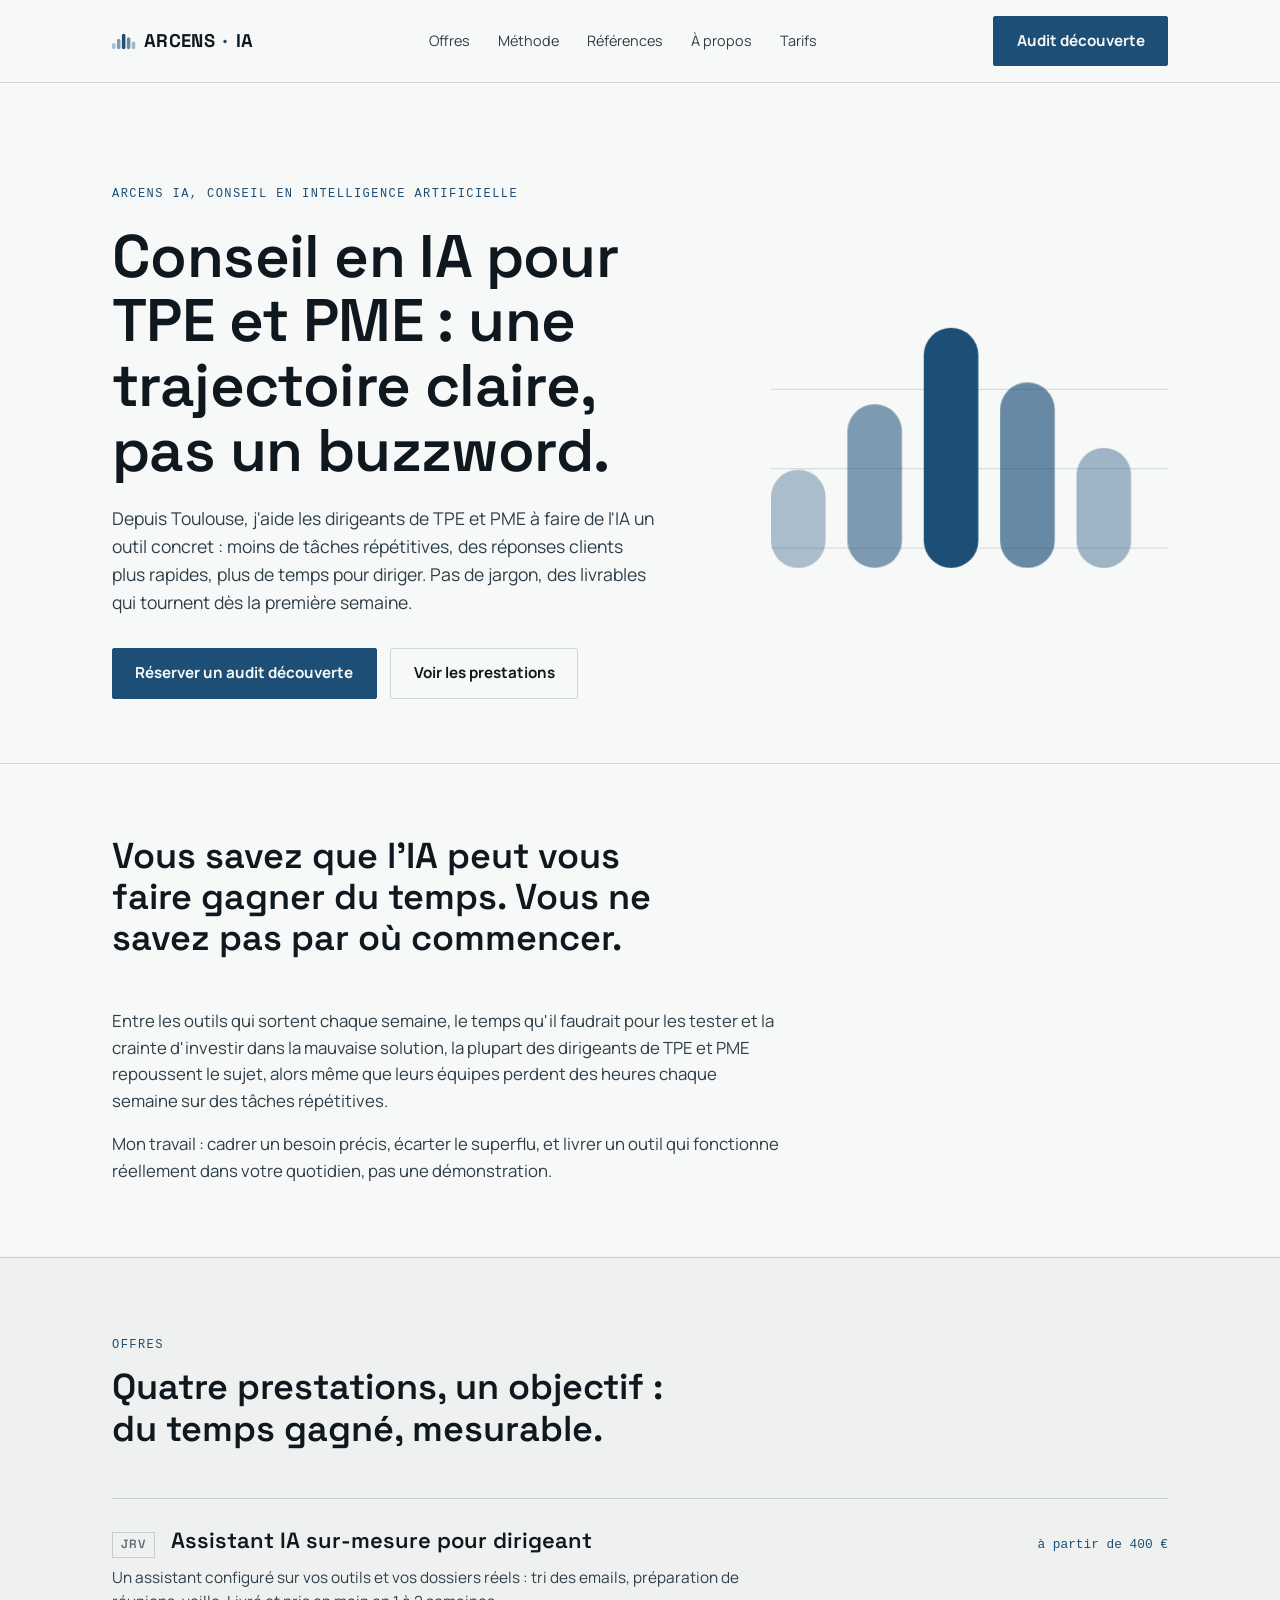
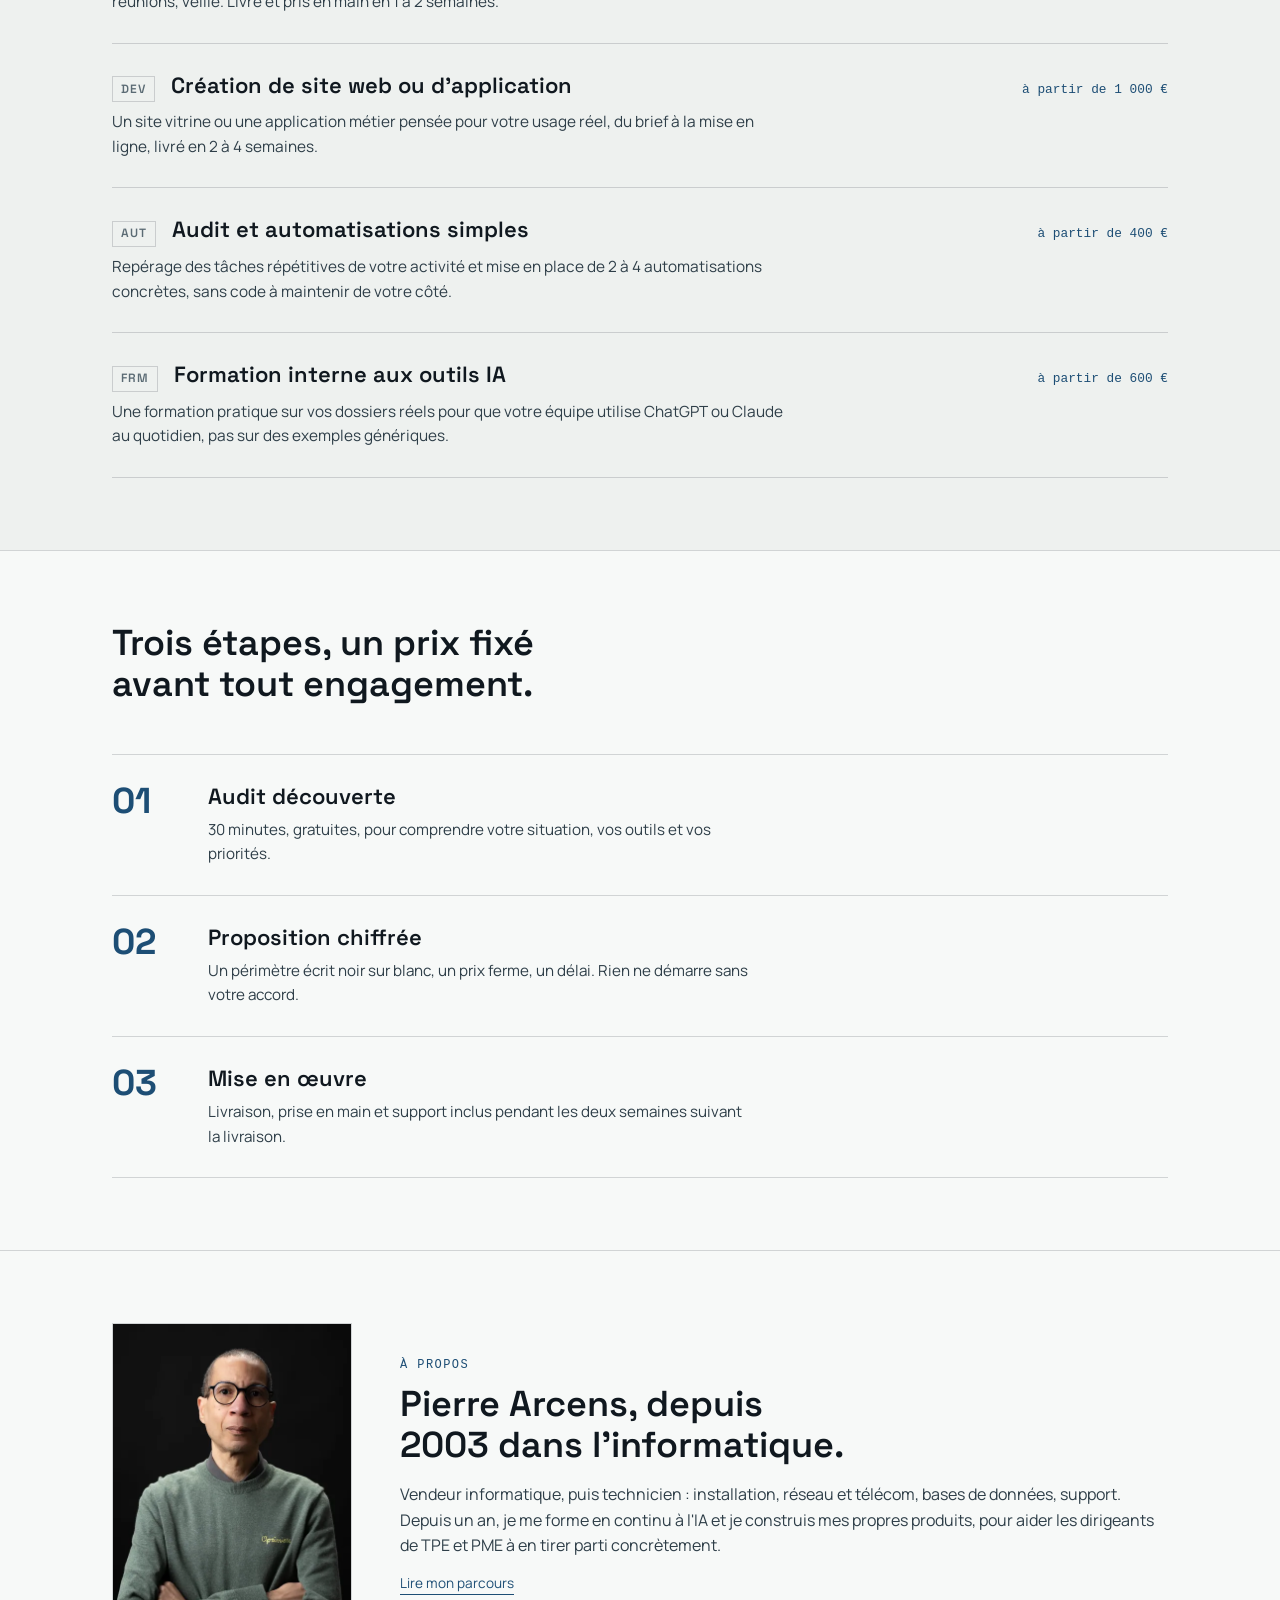
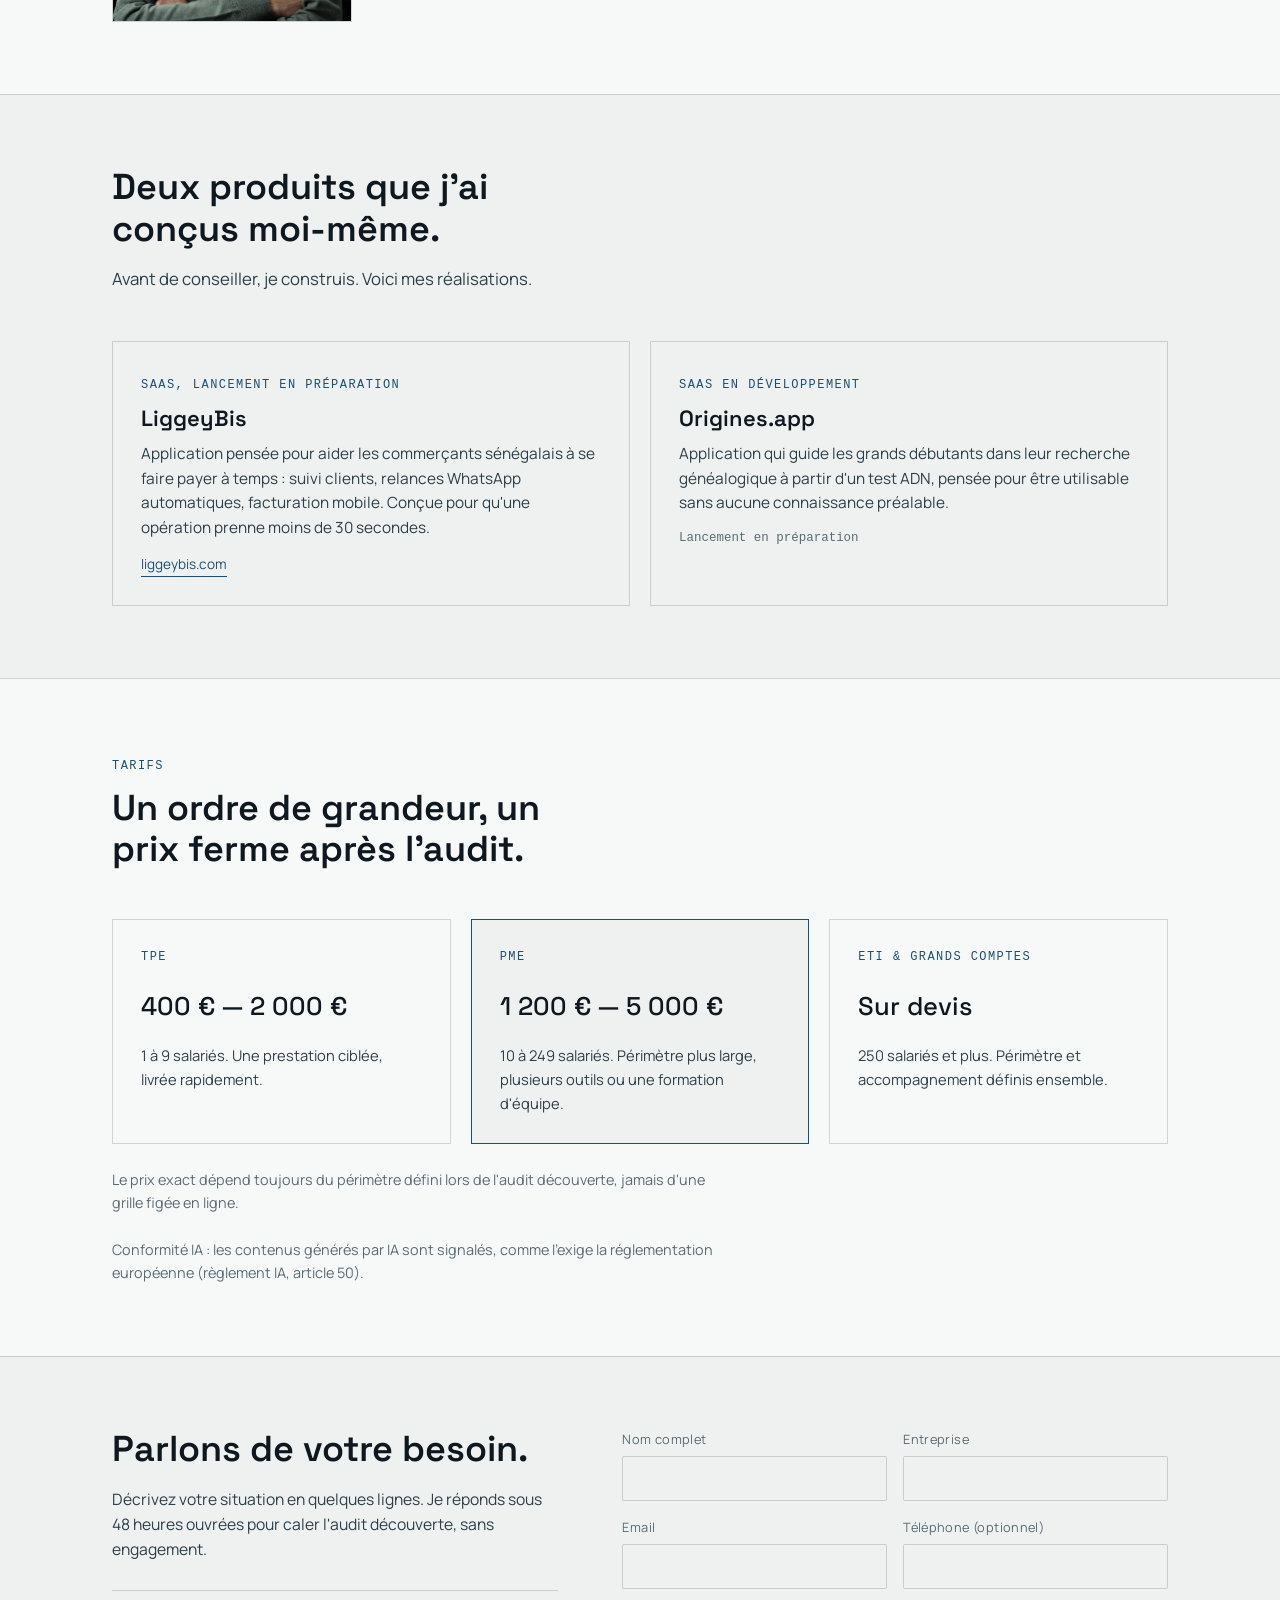
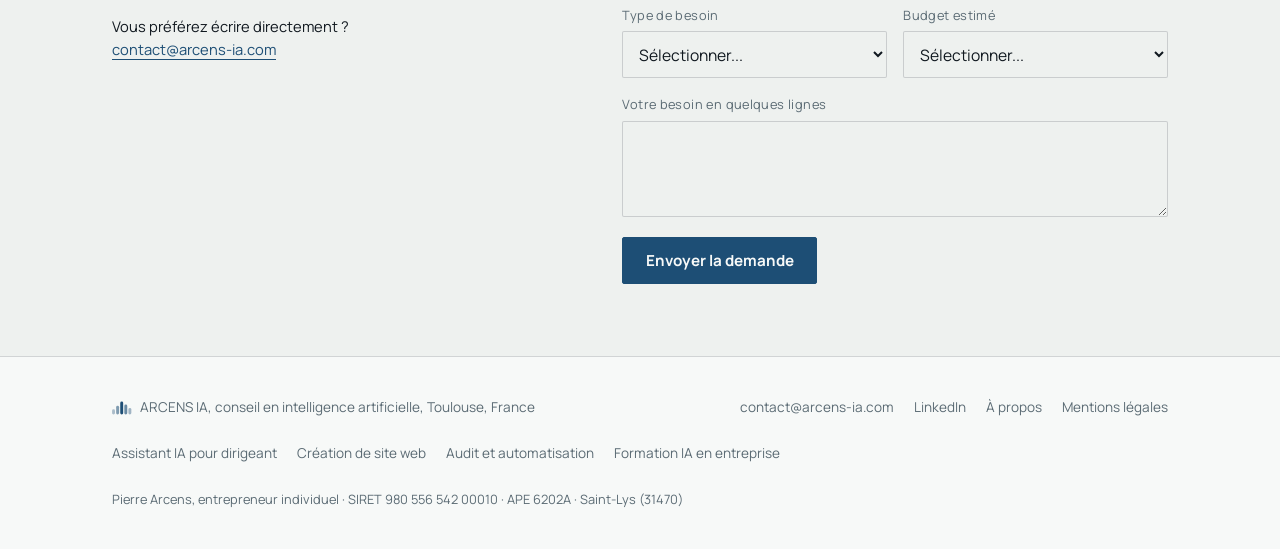
<file: index.html>
<!DOCTYPE html>
<html lang="fr">
<head>
<meta charset="UTF-8" />
<meta name="viewport" content="width=device-width, initial-scale=1.0" />
<title>Conseil en IA pour TPE et PME à Toulouse | Arcens IA</title>
<meta name="description" content="Conseil en IA à Toulouse pour dirigeants de TPE et PME : assistant sur-mesure, sites et applications, automatisations, formation. Audit découverte gratuit." />
<meta name="robots" content="index, follow, max-image-preview:large" />
<link rel="canonical" href="https://arcens-ia.com/" />
<meta property="og:type" content="website" />
<meta property="og:title" content="Conseil en IA pour TPE et PME à Toulouse | Arcens IA" />
<meta property="og:site_name" content="Arcens IA" />
<meta property="og:description" content="Assistant sur-mesure, sites et applications, automatisations, formation : de l'IA concrète pour les TPE et PME, sans jargon." />
<meta property="og:url" content="https://arcens-ia.com/" />
<meta property="og:image" content="https://arcens-ia.com/og-image.png" />
<meta property="og:image:width" content="1200" />
<meta property="og:image:height" content="630" />
<meta property="og:image:alt" content="Arcens IA, conseil en intelligence artificielle pour TPE et PME" />
<meta property="og:locale" content="fr_FR" />
<meta name="twitter:card" content="summary_large_image" />
<meta name="twitter:title" content="Conseil en IA pour TPE et PME à Toulouse | Arcens IA" />
<meta name="twitter:description" content="Assistant sur-mesure, sites et applications, automatisations, formation : de l'IA concrète pour les TPE et PME, sans jargon." />
<meta name="twitter:image" content="https://arcens-ia.com/og-image.png" />
<link rel="icon" href="/favicon.svg" type="image/svg+xml" />
<link rel="icon" href="/favicon-32.png" sizes="32x32" type="image/png" />
<link rel="apple-touch-icon" href="/apple-touch-icon.png" />
<link rel="preload" href="/fonts/manrope-latin.woff2" as="font" type="font/woff2" crossorigin />
<link rel="preload" href="/fonts/space-grotesk-latin.woff2" as="font" type="font/woff2" crossorigin />
<style>
  @font-face { font-family: 'Manrope'; font-style: normal; font-weight: 400; font-display: swap; src: url(/fonts/manrope-latin.woff2) format('woff2'); }
  @font-face { font-family: 'Manrope'; font-style: normal; font-weight: 500; font-display: swap; src: url(/fonts/manrope-latin.woff2) format('woff2'); }
  @font-face { font-family: 'Manrope'; font-style: normal; font-weight: 600; font-display: swap; src: url(/fonts/manrope-latin.woff2) format('woff2'); }
  @font-face { font-family: 'Manrope'; font-style: normal; font-weight: 700; font-display: swap; src: url(/fonts/manrope-latin.woff2) format('woff2'); }
  @font-face { font-family: 'Manrope'; font-style: normal; font-weight: 800; font-display: swap; src: url(/fonts/manrope-latin.woff2) format('woff2'); }
  @font-face { font-family: 'Space Grotesk'; font-style: normal; font-weight: 500; font-display: swap; src: url(/fonts/space-grotesk-latin.woff2) format('woff2'); }
  @font-face { font-family: 'Space Grotesk'; font-style: normal; font-weight: 600; font-display: swap; src: url(/fonts/space-grotesk-latin.woff2) format('woff2'); }
  @font-face { font-family: 'Space Grotesk'; font-style: normal; font-weight: 700; font-display: swap; src: url(/fonts/space-grotesk-latin.woff2) format('woff2'); }
  :root {
    --ink-900: #10181f;
    --ink-700: #2e3e48;
    --ink-500: #5b6b74;
    --paper-000: #f7f9f8;
    --paper-050: #eef1ef;
    --paper-100: #e1e6e3;
    --accent: #1d4e75;
    --accent-soft: #3e6e99;

    --bg: var(--paper-000);
    --surface: var(--paper-050);
    --surface-alt: var(--paper-100);
    --text: var(--ink-900);
    --text-soft: var(--ink-700);
    --text-muted: var(--ink-500);
    --border: rgba(16, 24, 31, 0.16);
    --accent-c: var(--accent);
    --accent-c-soft: var(--accent-soft);
    --on-accent: #f7f9f8;
  }

  @media (prefers-color-scheme: dark) {
    :root:not([data-theme="light"]) {
      --bg: #10181f;
      --surface: #182530;
      --surface-alt: #1f2e3a;
      --text: #eef1ef;
      --text-soft: #c3cbc8;
      --text-muted: #8ca0a8;
      --border: rgba(238, 241, 239, 0.16);
      --accent-c: #5b9bd5;
      --accent-c-soft: #7fb2e0;
      --on-accent: #10181f;
    }
  }

  :root[data-theme="dark"] {
    --bg: #10181f;
    --surface: #182530;
    --surface-alt: #1f2e3a;
    --text: #eef1ef;
    --text-soft: #c3cbc8;
    --text-muted: #8ca0a8;
    --border: rgba(238, 241, 239, 0.16);
    --accent-c: #5b9bd5;
    --accent-c-soft: #7fb2e0;
    --on-accent: #10181f;
  }

  * { box-sizing: border-box; }

  html {
    scroll-behavior: smooth;
  }

  @media (prefers-reduced-motion: reduce) {
    html { scroll-behavior: auto; }
    *, *::before, *::after {
      animation-duration: 0.01ms !important;
      animation-iteration-count: 1 !important;
      transition-duration: 0.01ms !important;
    }
  }

  body {
    margin: 0;
    background: var(--bg);
    color: var(--text);
    font-family: "Manrope", "Segoe UI", Arial, sans-serif;
    font-size: 16px;
    line-height: 1.6;
    -webkit-font-smoothing: antialiased;
  }

  .wrap {
    max-width: 72rem;
    margin: 0 auto;
    padding-inline: clamp(1.25rem, 4vw, 3rem);
  }

  h1, h2, h3 {
    font-family: "Space Grotesk", "Segoe UI", Arial, sans-serif;
    font-weight: 600;
    text-wrap: balance;
    color: var(--text);
    margin: 0;
  }

  h1 { font-size: clamp(2.25rem, 1.5rem + 3vw, 3.75rem); line-height: 1.08; letter-spacing: -0.01em; }
  h2 { font-size: clamp(1.75rem, 1.3rem + 1.8vw, 2.25rem); line-height: 1.15; }
  h3 { font-size: clamp(1.15rem, 1rem + 0.6vw, 1.375rem); line-height: 1.25; }

  p { margin: 0; color: var(--text-soft); }

  .eyebrow {
    font-family: "Cascadia Mono", "SF Mono", Consolas, "Courier New", monospace;
    font-size: 0.75rem;
    letter-spacing: 0.12em;
    text-transform: uppercase;
    color: var(--accent-c);
    display: inline-block;
  }

  a { color: inherit; }

  .btn {
    display: inline-flex;
    align-items: center;
    gap: 0.5rem;
    font-family: "Manrope", "Segoe UI", Arial, sans-serif;
    font-size: 0.95rem;
    font-weight: 700;
    text-decoration: none;
    padding: 0.75rem 1.4rem;
    border-radius: 2px;
    border: 1px solid transparent;
    cursor: pointer;
    transition: background-color 0.15s ease, color 0.15s ease, border-color 0.15s ease;
  }
  .btn-primary {
    background: var(--accent-c);
    color: var(--on-accent);
    border-color: var(--accent-c);
  }
  .btn-primary:hover { background: var(--accent-c-soft); border-color: var(--accent-c-soft); }
  .btn-ghost {
    background: transparent;
    color: var(--text);
    border-color: var(--border);
  }
  .btn-ghost:hover { border-color: var(--accent-c); color: var(--accent-c); }
  .btn:focus-visible {
    outline: 2px solid var(--accent-c);
    outline-offset: 2px;
  }
  .btn:active { transform: scale(0.98); }

  .skip-link {
    position: absolute;
    top: -3rem;
    left: 1rem;
    z-index: 50;
    background: var(--accent-c);
    color: var(--on-accent);
    font-family: "Manrope", "Segoe UI", Arial, sans-serif;
    font-size: 0.9rem;
    font-weight: 700;
    padding: 0.6rem 1rem;
    border-radius: 2px;
    text-decoration: none;
    transition: top 0.15s ease;
  }
  .skip-link:focus { top: 1rem; }

  /* Header */
  .site-header {
    position: sticky;
    top: 0;
    z-index: 20;
    background: color-mix(in srgb, var(--bg) 88%, transparent);
    backdrop-filter: blur(6px);
    border-bottom: 1px solid var(--border);
  }
  .site-header .wrap {
    display: flex;
    align-items: center;
    justify-content: space-between;
    gap: 1rem;
    padding-block: 1rem;
  }
  .wordmark {
    display: inline-flex;
    align-items: center;
    gap: 0.5rem;
    font-family: "Space Grotesk", "Segoe UI", Arial, sans-serif;
    font-weight: 700;
    font-size: 1.15rem;
    letter-spacing: 0.02em;
    text-decoration: none;
    color: var(--text);
  }
  .wordmark span { color: var(--accent-c); }
  .logo-mark { flex: none; display: block; }
  .footer-brand {
    display: inline-flex;
    align-items: center;
    gap: 0.5rem;
  }
  .nav-links {
    display: flex;
    gap: 1.75rem;
    list-style: none;
    margin: 0;
    padding: 0;
  }
  .nav-links a {
    text-decoration: none;
    font-size: 0.9rem;
    color: var(--text-soft);
    transition: color 0.15s ease;
  }
  .nav-links a:hover { color: var(--accent-c); }
  @media (max-width: 42rem) {
    .nav-links { display: none; }
  }

  /* Hero */
  .hero {
    padding-block: clamp(3rem, 8vw, 6rem) clamp(2.5rem, 6vw, 4rem);
    display: grid;
    grid-template-columns: 1.2fr 0.8fr;
    gap: clamp(2rem, 5vw, 4rem);
    align-items: center;
  }
  @media (max-width: 56rem) {
    .hero { grid-template-columns: 1fr; }
  }
  .hero-eyebrow { margin-bottom: 1.25rem; }
  .hero h1 { margin-bottom: 1.25rem; }
  .hero-sub {
    font-size: 1.1rem;
    max-width: 34rem;
    margin-bottom: 2rem;
  }
  .hero-actions { display: flex; gap: 0.85rem; flex-wrap: wrap; }
  .hero-figure { position: relative; }
  .hero-figure svg { width: 100%; height: auto; display: block; }
  .hero-grid line { stroke: var(--border); stroke-width: 1; }
  .hero-bars rect {
    fill: var(--accent-c);
    transform-box: fill-box;
    transform-origin: bottom center;
    transform: scaleY(0);
    animation: rise-bar 0.7s ease forwards;
  }
  .hero-bars rect:nth-child(1) { animation-delay: 0.05s; }
  .hero-bars rect:nth-child(2) { animation-delay: 0.15s; }
  .hero-bars rect:nth-child(3) { animation-delay: 0.25s; }
  .hero-bars rect:nth-child(4) { animation-delay: 0.35s; }
  .hero-bars rect:nth-child(5) { animation-delay: 0.45s; }
  @keyframes rise-bar { to { transform: scaleY(1); } }

  /* Sections */
  .section { padding-block: clamp(3rem, 6vw, 4.5rem); border-top: 1px solid var(--border); }
  .section-head { max-width: 40rem; margin-bottom: clamp(2rem, 4vw, 3rem); }
  .section-head .eyebrow { margin-bottom: 0.75rem; }
  .section-head p { margin-top: 1rem; font-size: 1.05rem; }
  .section-alt { background: var(--surface); }

  /* Problem */
  .problem-body { max-width: 42rem; font-size: 1.05rem; }
  .problem-body p + p { margin-top: 1rem; }

  /* Offers */
  .offers-list {
    display: flex;
    flex-direction: column;
  }
  .offer-item {
    display: grid;
    grid-template-columns: auto 1fr auto;
    align-items: baseline;
    column-gap: 1rem;
    row-gap: 0.5rem;
    padding-block: 1.75rem;
    border-top: 1px solid var(--border);
  }
  .offer-item:last-child { border-bottom: 1px solid var(--border); }
  .offer-item h3 { transition: color 0.15s ease; }
  .offer-item:hover h3 { color: var(--accent-c); }
  .offer-item p { grid-column: 1 / -1; font-size: 0.96rem; max-width: 42rem; }
  @media (max-width: 30rem) {
    .offer-item { grid-template-columns: auto 1fr; }
    .offer-price { grid-column: 1 / -1; justify-self: start; }
  }
  .offer-code {
    font-family: "Space Grotesk", "Segoe UI", Arial, sans-serif;
    font-weight: 600;
    font-size: 0.75rem;
    letter-spacing: 0.08em;
    color: var(--text-muted);
    border: 1px solid var(--border);
    padding: 0.15rem 0.5rem;
  }
  .offer-price {
    font-family: "Cascadia Mono", "SF Mono", Consolas, monospace;
    font-size: 0.8rem;
    color: var(--accent-c);
    white-space: nowrap;
  }

  /* About teaser */
  .about-teaser { display: grid; grid-template-columns: 15rem 1fr; gap: clamp(1.5rem, 4vw, 3rem); align-items: center; }
  @media (max-width: 40rem) { .about-teaser { grid-template-columns: 1fr; } }
  .about-teaser img { width: 100%; max-width: 15rem; height: auto; display: block; border: 1px solid var(--border); }
  .about-teaser h2 { margin: 0.5rem 0 1rem; }
  .offer-item h3 a { color: inherit; text-decoration: none; }
  .offer-item h3 a:hover { text-decoration: underline; text-underline-offset: 0.2em; }
  .offer-item h3 a:focus-visible { outline: 2px solid var(--accent-c); outline-offset: 2px; }

  /* Method */
  .method-list {
    display: flex;
    flex-direction: column;
  }
  .method-step {
    display: grid;
    grid-template-columns: 4.5rem 1fr;
    gap: 1.5rem;
    align-items: start;
    padding-block: 1.75rem;
    border-top: 1px solid var(--border);
  }
  .method-step:last-child { border-bottom: 1px solid var(--border); }
  @media (max-width: 36rem) {
    .method-step { grid-template-columns: 1fr; gap: 0.5rem; }
  }
  .method-num {
    font-family: "Space Grotesk", "Segoe UI", Arial, sans-serif;
    font-weight: 700;
    font-size: 2.25rem;
    line-height: 1;
    color: var(--accent-c);
  }
  .method-step h3 { margin-bottom: 0.5rem; }
  .method-step p { font-size: 0.95rem; max-width: 34rem; }

  /* Proof */
  .proof-grid {
    display: grid;
    grid-template-columns: repeat(2, 1fr);
    gap: 1.25rem;
  }
  @media (max-width: 42rem) { .proof-grid { grid-template-columns: 1fr; } }
  .proof-card {
    padding: 1.75rem;
    border: 1px solid var(--border);
    background: var(--surface);
  }
  .proof-card .eyebrow { margin-bottom: 0.6rem; }
  .proof-card h3 { margin-bottom: 0.6rem; }
  .proof-card p { font-size: 0.96rem; }
  .proof-link {
    display: inline-block;
    margin-top: 0.85rem;
    font-size: 0.85rem;
    color: var(--accent-c);
    text-decoration: none;
    border-bottom: 1px solid var(--accent-c);
  }
  .proof-status {
    display: inline-block;
    margin-top: 0.85rem;
    font-family: "Cascadia Mono", "SF Mono", Consolas, monospace;
    font-size: 0.78rem;
    color: var(--text-muted);
  }

  /* Pricing */
  .pricing-grid {
    display: grid;
    grid-template-columns: repeat(3, 1fr);
    gap: 1.25rem;
  }
  @media (max-width: 56rem) { .pricing-grid { grid-template-columns: 1fr; } }
  .price-tier {
    border: 1px solid var(--border);
    padding: 1.75rem;
    display: flex;
    flex-direction: column;
    gap: 0.5rem;
  }
  .price-tier.is-featured { border-color: var(--accent-c); background: var(--surface); }
  .price-tier .eyebrow { margin-bottom: 0.35rem; }
  .price-amount {
    font-family: "Space Grotesk", "Segoe UI", Arial, sans-serif;
    font-size: 1.6rem;
    color: var(--text);
    margin: 0.35rem 0 0.6rem;
  }
  .price-tier p { font-size: 0.92rem; }
  .pricing-note { margin-top: 1.5rem; font-size: 0.9rem; color: var(--text-muted); max-width: 38rem; }

  /* Contact */
  .contact-grid {
    display: grid;
    grid-template-columns: 0.9fr 1.1fr;
    gap: clamp(2rem, 5vw, 4rem);
  }
  @media (max-width: 56rem) { .contact-grid { grid-template-columns: 1fr; } }
  .contact-info p { margin-top: 1rem; font-size: 0.98rem; }
  .contact-direct {
    margin-top: 1.75rem;
    padding-top: 1.5rem;
    border-top: 1px solid var(--border);
    font-size: 0.92rem;
  }
  .contact-direct a { color: var(--accent-c); text-decoration: none; border-bottom: 1px solid var(--accent-c); }

  form { display: flex; flex-direction: column; gap: 1rem; }
  .form-row { display: grid; grid-template-columns: 1fr 1fr; gap: 1rem; }
  @media (max-width: 30rem) { .form-row { grid-template-columns: 1fr; } }
  .form-field { display: flex; flex-direction: column; gap: 0.4rem; }
  .form-field label {
    font-size: 0.8rem;
    letter-spacing: 0.03em;
    color: var(--text-muted);
  }
  .form-field input,
  .form-field select,
  .form-field textarea {
    font-family: "Manrope", "Segoe UI", Arial, sans-serif;
    font-size: 0.98rem;
    color: var(--text);
    background: var(--surface);
    border: 1px solid var(--border);
    border-radius: 2px;
    padding: 0.65rem 0.75rem;
  }
  .form-field textarea { resize: vertical; min-height: 6rem; }
  .form-field input:focus-visible,
  .form-field select:focus-visible,
  .form-field textarea:focus-visible {
    outline: 2px solid var(--accent-c);
    outline-offset: 1px;
  }
  .form-submit { display: flex; align-items: center; gap: 1rem; margin-top: 0.25rem; }
  .form-status { font-size: 0.88rem; }
  .form-status[data-state="ok"] { color: #4f8f5b; }
  .form-status[data-state="error"] { color: #b3543f; }

  /* Footer */
  .site-footer { border-top: 1px solid var(--border); padding-block: 2.5rem; }
  .footer-grid {
    display: flex;
    justify-content: space-between;
    flex-wrap: wrap;
    gap: 1.5rem;
    font-size: 0.85rem;
    color: var(--text-muted);
  }
  .footer-links { display: flex; gap: 1.25rem; list-style: none; margin: 0; padding: 0; }
  .footer-links a { text-decoration: none; color: var(--text-muted); }
  .footer-links a:hover { color: var(--accent-c); }
  .footer-services { flex-basis: 100%; flex-wrap: wrap; }
  .footer-legal { flex-basis: 100%; font-size: 0.8rem; color: var(--text-muted); }
</style>
<script type="application/ld+json">
{
  "@context": "https://schema.org",
  "@graph": [
    {
      "@type": "WebSite",
      "@id": "https://arcens-ia.com/#website",
      "url": "https://arcens-ia.com/",
      "name": "Arcens IA",
      "inLanguage": "fr-FR",
      "publisher": {
        "@id": "https://arcens-ia.com/#organization"
      }
    },
    {
      "@type": "ProfessionalService",
      "@id": "https://arcens-ia.com/#organization",
      "name": "Arcens IA",
      "description": "Conseil en intelligence artificielle pour dirigeants de TPE et PME : assistant IA sur-mesure, création de sites et d'applications, automatisations, formation.",
      "url": "https://arcens-ia.com/",
      "logo": "https://arcens-ia.com/apple-touch-icon.png",
      "image": "https://arcens-ia.com/og-image.png",
      "email": "contact@arcens-ia.com",
      "address": {
        "@type": "PostalAddress",
        "postalCode": "31470",
        "addressLocality": "Saint-Lys",
        "addressRegion": "Occitanie",
        "addressCountry": "FR"
      },
      "areaServed": [
        {
          "@type": "City",
          "name": "Toulouse"
        },
        {
          "@type": "AdministrativeArea",
          "name": "Haute-Garonne"
        },
        {
          "@type": "Country",
          "name": "France"
        }
      ],
      "founder": {
        "@id": "https://arcens-ia.com/#pierre-arcens"
      },
      "knowsAbout": [
        "Intelligence artificielle",
        "Automatisation",
        "Assistant IA",
        "Création de sites web",
        "Formation aux outils IA"
      ],
      "sameAs": [
        "https://www.linkedin.com/in/pierrearcens/"
      ]
    },
    {
      "@type": "Person",
      "@id": "https://arcens-ia.com/#pierre-arcens",
      "name": "Pierre Arcens",
      "jobTitle": "Consultant en intelligence artificielle, fondateur d'Arcens IA",
      "url": "https://arcens-ia.com/a-propos/",
      "image": "https://arcens-ia.com/img/pierre-arcens-800.webp",
      "worksFor": {
        "@id": "https://arcens-ia.com/#organization"
      },
      "sameAs": [
        "https://www.linkedin.com/in/pierrearcens/"
      ]
    }
  ]
}
</script>
</head>
<body>

<a href="#top" class="skip-link">Aller au contenu</a>

<header class="site-header">
  <div class="wrap">
    <a href="#top" class="wordmark">
      <svg class="logo-mark" viewBox="0 0 34 24" width="24" height="17" xmlns="http://www.w3.org/2000/svg" aria-hidden="true" focusable="false">
        <rect x="0"  y="14" width="5" height="9"  fill="var(--accent-c)" rx="2.5" opacity="0.35"/>
        <rect x="7"  y="8"  width="5" height="15" fill="var(--accent-c)" rx="2.5" opacity="0.55"/>
        <rect x="14" y="1"  width="5" height="22" fill="var(--accent-c)" rx="2.5"/>
        <rect x="21" y="6"  width="5" height="17" fill="var(--accent-c)" rx="2.5" opacity="0.65"/>
        <rect x="28" y="12" width="5" height="11" fill="var(--accent-c)" rx="2.5" opacity="0.4"/>
      </svg>
      ARCENS<span>·</span>IA</a>
    <nav>
      <ul class="nav-links">
        <li><a href="#offres">Offres</a></li>
        <li><a href="#methode">Méthode</a></li>
        <li><a href="#references">Références</a></li>
        <li><a href="/a-propos/">À propos</a></li>
        <li><a href="#tarifs">Tarifs</a></li>
      </ul>
    </nav>
    <a href="#contact" class="btn btn-primary">Audit découverte</a>
  </div>
</header>

<main id="top">
  <section class="hero wrap">
    <div>
      <span class="eyebrow hero-eyebrow">Arcens IA, conseil en intelligence artificielle</span>
      <h1>Conseil en IA pour TPE et PME&nbsp;: une trajectoire claire, pas un buzzword.</h1>
      <p class="hero-sub">
        Depuis Toulouse, j'aide les dirigeants de TPE et PME à faire de l'IA un outil concret&nbsp;: moins de tâches
        répétitives, des réponses clients plus rapides, plus de temps pour diriger. Pas de jargon,
        des livrables qui tournent dès la première semaine.
      </p>
      <div class="hero-actions">
        <a href="#contact" class="btn btn-primary">Réserver un audit découverte</a>
        <a href="#offres" class="btn btn-ghost">Voir les prestations</a>
      </div>
    </div>
    <div class="hero-figure" aria-hidden="true">
      <svg viewBox="0 0 400 260" xmlns="http://www.w3.org/2000/svg">
        <g class="hero-grid">
          <line x1="0" y1="80" x2="400" y2="80" />
          <line x1="0" y1="160" x2="400" y2="160" />
          <line x1="0" y1="240" x2="400" y2="240" />
        </g>
        <g class="hero-bars">
          <rect x="0"   y="161" width="55" height="99"  rx="27.5" opacity="0.35" />
          <rect x="77"  y="95"  width="55" height="165" rx="27.5" opacity="0.55" />
          <rect x="154" y="18"  width="55" height="242" rx="27.5" opacity="1" />
          <rect x="231" y="73"  width="55" height="187" rx="27.5" opacity="0.65" />
          <rect x="308" y="139" width="55" height="121" rx="27.5" opacity="0.4" />
        </g>
      </svg>
    </div>
  </section>

  <section class="section">
    <div class="wrap">
      <div class="section-head">
        <h2>Vous savez que l'IA peut vous faire gagner du temps. Vous ne savez pas par où commencer.</h2>
      </div>
      <div class="problem-body">
        <p>
          Entre les outils qui sortent chaque semaine, le temps qu'il faudrait pour les tester et la
          crainte d'investir dans la mauvaise solution, la plupart des dirigeants de TPE et PME
          repoussent le sujet, alors même que leurs équipes perdent des heures chaque semaine sur des
          tâches répétitives.
        </p>
        <p>
          Mon travail&nbsp;: cadrer un besoin précis, écarter le superflu, et livrer un outil qui fonctionne
          réellement dans votre quotidien, pas une démonstration.
        </p>
      </div>
    </div>
  </section>

  <section class="section section-alt" id="offres">
    <div class="wrap">
      <div class="section-head">
        <span class="eyebrow">Offres</span>
        <h2>Quatre prestations, un objectif&nbsp;: du temps gagné, mesurable.</h2>
      </div>
      <div class="offers-list">
        <article class="offer-item">
          <span class="offer-code">JRV</span>
          <h3><a href="/assistant-ia-dirigeant/">Assistant IA sur-mesure pour dirigeant</a></h3>
          <span class="offer-price">à partir de 400 €</span>
          <p>
            Un assistant configuré sur vos outils et vos dossiers réels&nbsp;: tri des emails, préparation
            de réunions, veille. Livré et pris en main en 1 à 2 semaines.
          </p>
        </article>
        <article class="offer-item">
          <span class="offer-code">DEV</span>
          <h3><a href="/creation-site-web/">Création de site web ou d'application</a></h3>
          <span class="offer-price">à partir de 1 000 €</span>
          <p>
            Un site vitrine ou une application métier pensée pour votre usage réel, du brief à la mise
            en ligne, livré en 2 à 4 semaines.
          </p>
        </article>
        <article class="offer-item">
          <span class="offer-code">AUT</span>
          <h3><a href="/audit-automatisation/">Audit et automatisations simples</a></h3>
          <span class="offer-price">à partir de 400 €</span>
          <p>
            Repérage des tâches répétitives de votre activité et mise en place de 2 à 4 automatisations
            concrètes, sans code à maintenir de votre côté.
          </p>
        </article>
        <article class="offer-item">
          <span class="offer-code">FRM</span>
          <h3><a href="/formation-ia-entreprise/">Formation interne aux outils IA</a></h3>
          <span class="offer-price">à partir de 600 €</span>
          <p>
            Une formation pratique sur vos dossiers réels pour que votre équipe utilise ChatGPT ou
            Claude au quotidien, pas sur des exemples génériques.
          </p>
        </article>
      </div>
    </div>
  </section>

  <section class="section" id="methode">
    <div class="wrap">
      <div class="section-head">
        <h2>Trois étapes, un prix fixé avant tout engagement.</h2>
      </div>
      <div class="method-list">
        <div class="method-step">
          <span class="method-num">01</span>
          <div class="method-body">
            <h3>Audit découverte</h3>
            <p>30 minutes, gratuites, pour comprendre votre situation, vos outils et vos priorités.</p>
          </div>
        </div>
        <div class="method-step">
          <span class="method-num">02</span>
          <div class="method-body">
            <h3>Proposition chiffrée</h3>
            <p>Un périmètre écrit noir sur blanc, un prix ferme, un délai. Rien ne démarre sans votre accord.</p>
          </div>
        </div>
        <div class="method-step">
          <span class="method-num">03</span>
          <div class="method-body">
            <h3>Mise en œuvre</h3>
            <p>Livraison, prise en main et support inclus pendant les deux semaines suivant la livraison.</p>
          </div>
        </div>
      </div>
    </div>
  </section>

  <section class="section" id="a-propos">
    <div class="wrap about-teaser">
      <picture>
        <img src="/img/pierre-arcens-480.webp" width="480" height="600" loading="lazy" alt="Pierre Arcens, consultant en intelligence artificielle à Toulouse" />
      </picture>
      <div>
        <span class="eyebrow">À propos</span>
        <h2>Pierre Arcens, depuis 2003 dans l'informatique.</h2>
        <p>
          Vendeur informatique, puis technicien : installation, réseau et télécom, bases de données,
          support. Depuis un an, je me forme en continu à l'IA et je construis mes propres produits,
          pour aider les dirigeants de TPE et PME à en tirer parti concrètement.
        </p>
        <a class="proof-link" href="/a-propos/">Lire mon parcours</a>
      </div>
    </div>
  </section>

  <section class="section section-alt" id="references">
    <div class="wrap">
      <div class="section-head">
        <h2>Deux produits que j'ai conçus moi-même.</h2>
        <p>Avant de conseiller, je construis. Voici mes réalisations.</p>
      </div>
      <div class="proof-grid">
        <article class="proof-card">
          <span class="eyebrow">SaaS, lancement en préparation</span>
          <h3>LiggeyBis</h3>
          <p>
            Application pensée pour aider les commerçants sénégalais à se faire payer à temps&nbsp;: suivi
            clients, relances WhatsApp automatiques, facturation mobile. Conçue pour qu'une opération
            prenne moins de 30 secondes.
          </p>
          <a class="proof-link" href="https://liggeybis.com" target="_blank" rel="noopener">liggeybis.com</a>
        </article>
        <article class="proof-card">
          <span class="eyebrow">SaaS en développement</span>
          <h3>Origines.app</h3>
          <p>
            Application qui guide les grands débutants dans leur recherche généalogique à partir d'un
            test ADN, pensée pour être utilisable sans aucune connaissance préalable.
          </p>
          <span class="proof-status">Lancement en préparation</span>
        </article>
      </div>
    </div>
  </section>

  <section class="section" id="tarifs">
    <div class="wrap">
      <div class="section-head">
        <span class="eyebrow">Tarifs</span>
        <h2>Un ordre de grandeur, un prix ferme après l'audit.</h2>
      </div>
      <div class="pricing-grid">
        <div class="price-tier">
          <span class="eyebrow">TPE</span>
          <span class="price-amount">400 € — 2 000 €</span>
          <p>1 à 9 salariés. Une prestation ciblée, livrée rapidement.</p>
        </div>
        <div class="price-tier is-featured">
          <span class="eyebrow">PME</span>
          <span class="price-amount">1 200 € — 5 000 €</span>
          <p>10 à 249 salariés. Périmètre plus large, plusieurs outils ou une formation d'équipe.</p>
        </div>
        <div class="price-tier">
          <span class="eyebrow">ETI &amp; grands comptes</span>
          <span class="price-amount">Sur devis</span>
          <p>250 salariés et plus. Périmètre et accompagnement définis ensemble.</p>
        </div>
      </div>
      <p class="pricing-note">
        Le prix exact dépend toujours du périmètre défini lors de l'audit découverte, jamais d'une
        grille figée en ligne.
      </p>
      <p class="pricing-note">
        Conformité IA&nbsp;: les contenus générés par IA sont signalés, comme l'exige la
        réglementation européenne (règlement IA, article 50).
      </p>
    </div>
  </section>

  <section class="section section-alt" id="contact">
    <div class="wrap contact-grid">
      <div class="contact-info">
        <h2>Parlons de votre besoin.</h2>
        <p>
          Décrivez votre situation en quelques lignes. Je réponds sous 48 heures ouvrées pour caler
          l'audit découverte, sans engagement.
        </p>
        <div class="contact-direct">
          Vous préférez écrire directement ?<br />
          <a href="mailto:contact@arcens-ia.com">contact@arcens-ia.com</a>
        </div>
      </div>
      <form id="contact-form" action="https://formspree.io/f/xyegrejr" method="POST">
        <input type="text" name="_gotcha" tabindex="-1" autocomplete="off" style="position:absolute; left:-9999px; width:1px; height:1px; opacity:0;" aria-hidden="true" />
        <div class="form-row">
          <div class="form-field">
            <label for="name">Nom complet</label>
            <input type="text" id="name" name="name" required autocomplete="name" />
          </div>
          <div class="form-field">
            <label for="company">Entreprise</label>
            <input type="text" id="company" name="company" required autocomplete="organization" />
          </div>
        </div>
        <div class="form-row">
          <div class="form-field">
            <label for="email">Email</label>
            <input type="email" id="email" name="email" required autocomplete="email" />
          </div>
          <div class="form-field">
            <label for="phone">Téléphone (optionnel)</label>
            <input type="tel" id="phone" name="phone" autocomplete="tel" />
          </div>
        </div>
        <div class="form-row">
          <div class="form-field">
            <label for="need">Type de besoin</label>
            <select id="need" name="need" required>
              <option value="">Sélectionner...</option>
              <option value="Assistant IA sur-mesure">Assistant IA sur-mesure</option>
              <option value="Site web ou application">Site web ou application</option>
              <option value="Audit et automatisations">Audit et automatisations</option>
              <option value="Formation aux outils IA">Formation aux outils IA</option>
              <option value="Autre">Autre</option>
            </select>
          </div>
          <div class="form-field">
            <label for="budget">Budget estimé</label>
            <select id="budget" name="budget">
              <option value="">Sélectionner...</option>
              <option value="Moins de 1000 euros">Moins de 1 000 €</option>
              <option value="1000 a 3000 euros">1 000 € — 3 000 €</option>
              <option value="3000 a 5000 euros">3 000 € — 5 000 €</option>
              <option value="Plus de 5000 euros">Plus de 5 000 €</option>
              <option value="A definir ensemble">À définir ensemble</option>
            </select>
          </div>
        </div>
        <div class="form-field">
          <label for="message">Votre besoin en quelques lignes</label>
          <textarea id="message" name="message" required></textarea>
        </div>
        <div class="form-submit">
          <button type="submit" class="btn btn-primary">Envoyer la demande</button>
          <span class="form-status" id="form-status" role="status" aria-live="polite"></span>
        </div>
      </form>
    </div>
  </section>
</main>

<footer class="site-footer">
  <div class="wrap footer-grid">
    <span class="footer-brand">
      <svg class="logo-mark" viewBox="0 0 34 24" width="20" height="14" xmlns="http://www.w3.org/2000/svg" aria-hidden="true" focusable="false">
        <rect x="0"  y="14" width="5" height="9"  fill="var(--accent-c)" rx="2.5" opacity="0.35"/>
        <rect x="7"  y="8"  width="5" height="15" fill="var(--accent-c)" rx="2.5" opacity="0.55"/>
        <rect x="14" y="1"  width="5" height="22" fill="var(--accent-c)" rx="2.5"/>
        <rect x="21" y="6"  width="5" height="17" fill="var(--accent-c)" rx="2.5" opacity="0.65"/>
        <rect x="28" y="12" width="5" height="11" fill="var(--accent-c)" rx="2.5" opacity="0.4"/>
      </svg>
      ARCENS IA, conseil en intelligence artificielle, Toulouse, France
    </span>
    <ul class="footer-links">
      <li><a href="mailto:contact@arcens-ia.com">contact@arcens-ia.com</a></li>
      <li><a href="https://www.linkedin.com/in/pierrearcens/" target="_blank" rel="noopener">LinkedIn</a></li>
      <li><a href="/a-propos/">À propos</a></li>
      <li><a href="mentions-legales.html">Mentions légales</a></li>
    </ul>
    <ul class="footer-links footer-services">
      <li><a href="/assistant-ia-dirigeant/">Assistant IA pour dirigeant</a></li>
      <li><a href="/creation-site-web/">Création de site web</a></li>
      <li><a href="/audit-automatisation/">Audit et automatisation</a></li>
      <li><a href="/formation-ia-entreprise/">Formation IA en entreprise</a></li>
    </ul>
    <p class="footer-legal">Pierre Arcens, entrepreneur individuel · SIRET 980 556 542 00010 · APE 6202A · Saint-Lys (31470)</p>
  </div>
</footer>

<script>
  (function () {
    var form = document.getElementById("contact-form");
    var status = document.getElementById("form-status");
    if (!form) return;

    form.addEventListener("submit", function (event) {
      event.preventDefault();
      status.dataset.state = "";
      status.textContent = "Envoi en cours...";

      fetch(form.action, {
        method: "POST",
        body: new FormData(form),
        headers: { Accept: "application/json" },
      })
        .then(function (response) {
          if (response.ok) {
            status.dataset.state = "ok";
            status.textContent = "Message envoyé. Réponse sous 48h ouvrées.";
            form.reset();
          } else {
            throw new Error("submit failed");
          }
        })
        .catch(function () {
          status.dataset.state = "error";
          status.textContent = "Échec de l'envoi. Écrivez-moi directement à contact@arcens-ia.com.";
        });
    });
  })();
</script>
</body>
</html>
</file>
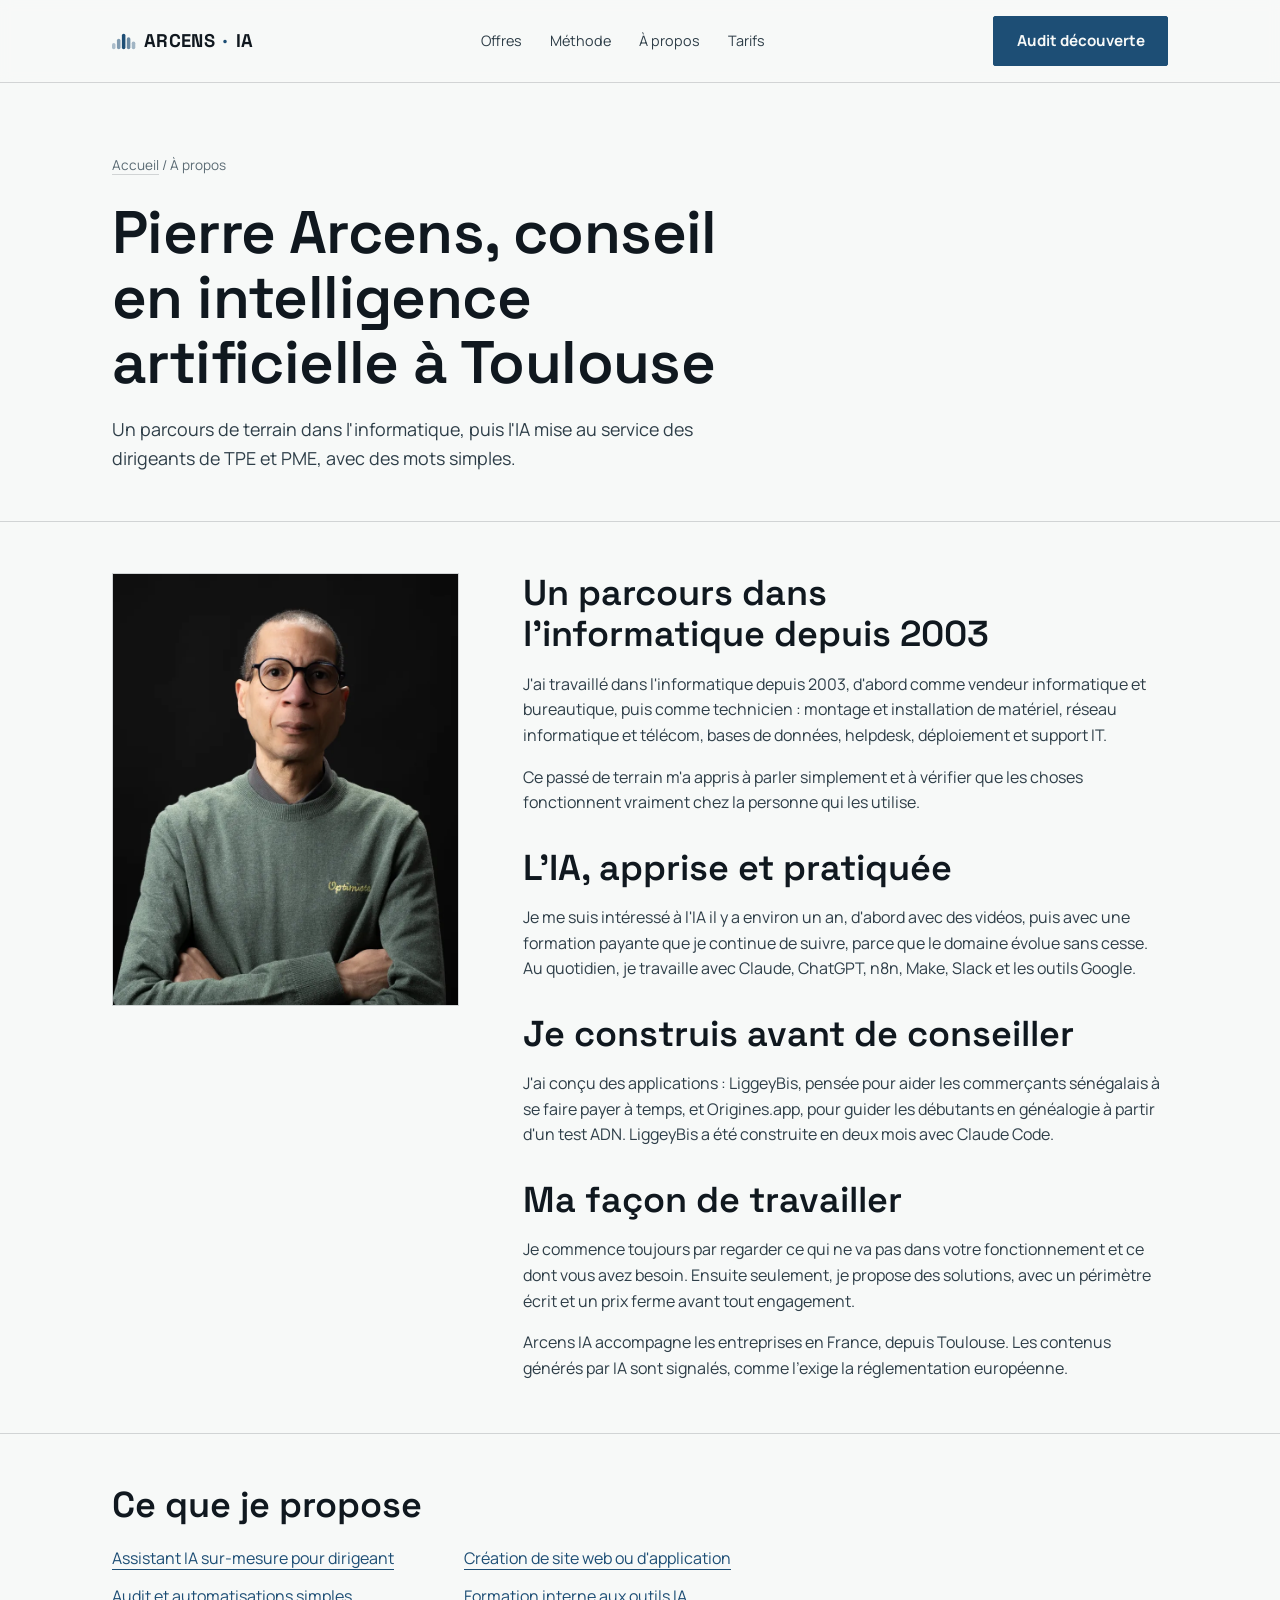
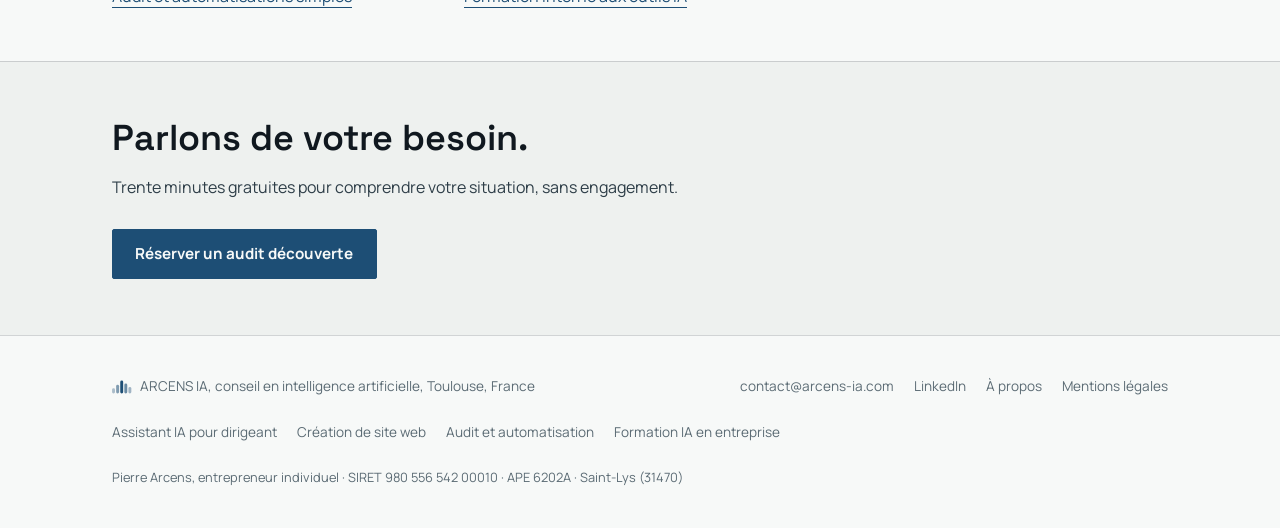
<file: a-propos/index.html>
<!DOCTYPE html>
<html lang="fr">
<head>
<meta charset="UTF-8" />
<meta name="viewport" content="width=device-width, initial-scale=1.0" />
<title>À propos de Pierre Arcens, conseil en IA | Arcens IA</title>
<meta name="description" content="Pierre Arcens, consultant en IA à Toulouse : dans l&#x27;informatique depuis 2003, il met l&#x27;IA au service des TPE et PME, avec des mots simples." />
<meta name="robots" content="index, follow, max-image-preview:large" />
<link rel="canonical" href="https://arcens-ia.com/a-propos/" />
<meta property="og:type" content="profile" />
<meta property="og:site_name" content="Arcens IA" />
<meta property="og:title" content="À propos de Pierre Arcens, conseil en IA | Arcens IA" />
<meta property="og:description" content="Pierre Arcens, consultant en IA à Toulouse : dans l&#x27;informatique depuis 2003, il met l&#x27;IA au service des TPE et PME, avec des mots simples." />
<meta property="og:url" content="https://arcens-ia.com/a-propos/" />
<meta property="og:image" content="https://arcens-ia.com/og-image.png" />
<meta property="og:locale" content="fr_FR" />
<meta name="twitter:card" content="summary_large_image" />
<meta name="twitter:title" content="À propos de Pierre Arcens, conseil en IA | Arcens IA" />
<meta name="twitter:description" content="Pierre Arcens, consultant en IA à Toulouse : dans l&#x27;informatique depuis 2003, il met l&#x27;IA au service des TPE et PME, avec des mots simples." />
<meta name="twitter:image" content="https://arcens-ia.com/og-image.png" />
<link rel="icon" href="/favicon.svg" type="image/svg+xml" />
<link rel="icon" href="/favicon-32.png" sizes="32x32" type="image/png" />
<link rel="apple-touch-icon" href="/apple-touch-icon.png" />
<link rel="preload" href="/fonts/manrope-latin.woff2" as="font" type="font/woff2" crossorigin />
<link rel="preload" href="/fonts/space-grotesk-latin.woff2" as="font" type="font/woff2" crossorigin />
<link rel="stylesheet" href="/site.css" />
<script type="application/ld+json">
{
  "@context": "https://schema.org",
  "@graph": [
    {
      "@type": "AboutPage",
      "@id": "https://arcens-ia.com/a-propos/#webpage",
      "url": "https://arcens-ia.com/a-propos/",
      "name": "À propos de Pierre Arcens",
      "mainEntity": {
        "@id": "https://arcens-ia.com/#pierre-arcens"
      }
    },
    {
      "@type": "Person",
      "@id": "https://arcens-ia.com/#pierre-arcens",
      "name": "Pierre Arcens",
      "jobTitle": "Consultant en intelligence artificielle, fondateur d'Arcens IA",
      "url": "https://arcens-ia.com/a-propos/",
      "image": "https://arcens-ia.com/img/pierre-arcens-800.webp",
      "worksFor": {
        "@id": "https://arcens-ia.com/#organization"
      },
      "address": {
        "@type": "PostalAddress",
        "addressLocality": "Saint-Lys",
        "postalCode": "31470",
        "addressCountry": "FR"
      },
      "knowsAbout": [
        "Intelligence artificielle",
        "Automatisation",
        "Réseaux informatiques",
        "Bases de données",
        "Création d'applications"
      ],
      "sameAs": [
        "https://www.linkedin.com/in/pierrearcens/"
      ]
    },
    {
      "@type": "BreadcrumbList",
      "itemListElement": [
        {
          "@type": "ListItem",
          "position": 1,
          "name": "Accueil",
          "item": "https://arcens-ia.com/"
        },
        {
          "@type": "ListItem",
          "position": 2,
          "name": "À propos",
          "item": "https://arcens-ia.com/a-propos/"
        }
      ]
    }
  ]
}
</script>
</head>
<body>

<a href="#top" class="skip-link">Aller au contenu</a>

<header class="site-header">
  <div class="wrap">
    <a href="/" class="wordmark">
      <svg class="logo-mark" viewBox="0 0 34 24" width="24" height="17" xmlns="http://www.w3.org/2000/svg" aria-hidden="true" focusable="false"><rect x="0" y="14" width="5" height="9" fill="var(--accent-c)" rx="2.5" opacity="0.35"/><rect x="7" y="8" width="5" height="15" fill="var(--accent-c)" rx="2.5" opacity="0.55"/><rect x="14" y="1" width="5" height="22" fill="var(--accent-c)" rx="2.5"/><rect x="21" y="6" width="5" height="17" fill="var(--accent-c)" rx="2.5" opacity="0.65"/><rect x="28" y="12" width="5" height="11" fill="var(--accent-c)" rx="2.5" opacity="0.4"/></svg>
      ARCENS<span>·</span>IA</a>
    <nav>
      <ul class="nav-links">
        <li><a href="/#offres">Offres</a></li>
        <li><a href="/#methode">Méthode</a></li>
        <li><a href="/a-propos/">À propos</a></li>
        <li><a href="/#tarifs">Tarifs</a></li>
      </ul>
    </nav>
    <a href="/#contact" class="btn btn-primary">Audit découverte</a>
  </div>
</header>

<main id="top">
  <section class="page-hero wrap">
    <nav class="breadcrumb" aria-label="Fil d'Ariane"><a href="/">Accueil</a> / À propos</nav>
    <h1>Pierre Arcens, conseil en intelligence artificielle à Toulouse</h1>
    <p class="lead">Un parcours de terrain dans l'informatique, puis l'IA mise au service des dirigeants de TPE et PME, avec des mots simples.</p>
  </section>

  <section class="content-section">
    <div class="wrap about-grid">
      <img class="about-photo" src="/img/pierre-arcens-800.webp" width="800" height="1000" alt="Pierre Arcens, consultant en intelligence artificielle à Toulouse" />
      <div class="about-text">
        <h2>Un parcours dans l'informatique depuis 2003</h2>
        <p>J'ai travaillé dans l'informatique depuis 2003, d'abord comme vendeur informatique et bureautique, puis comme technicien : montage et installation de matériel, réseau informatique et télécom, bases de données, helpdesk, déploiement et support IT.</p>
        <p>Ce passé de terrain m'a appris à parler simplement et à vérifier que les choses fonctionnent vraiment chez la personne qui les utilise.</p>

        <h2>L'IA, apprise et pratiquée</h2>
        <p>Je me suis intéressé à l'IA il y a environ un an, d'abord avec des vidéos, puis avec une formation payante que je continue de suivre, parce que le domaine évolue sans cesse. Au quotidien, je travaille avec Claude, ChatGPT, n8n, Make, Slack et les outils Google.</p>

        <h2>Je construis avant de conseiller</h2>
        <p>J'ai conçu des applications : LiggeyBis, pensée pour aider les commerçants sénégalais à se faire payer à temps, et Origines.app, pour guider les débutants en généalogie à partir d'un test ADN. LiggeyBis a été construite en deux mois avec Claude Code.</p>

        <h2>Ma façon de travailler</h2>
        <p>Je commence toujours par regarder ce qui ne va pas dans votre fonctionnement et ce dont vous avez besoin. Ensuite seulement, je propose des solutions, avec un périmètre écrit et un prix ferme avant tout engagement.</p>
        <p>Arcens IA accompagne les entreprises en France, depuis Toulouse. Les contenus générés par IA sont signalés, comme l'exige la réglementation européenne.</p>
      </div>
    </div>
  </section>

  <section class="content-section">
    <div class="wrap">
      <h2>Ce que je propose</h2>
      <ul class="related">
        <li><a href="/assistant-ia-dirigeant/">Assistant IA sur-mesure pour dirigeant</a></li>
        <li><a href="/creation-site-web/">Création de site web ou d'application</a></li>
        <li><a href="/audit-automatisation/">Audit et automatisations simples</a></li>
        <li><a href="/formation-ia-entreprise/">Formation interne aux outils IA</a></li>
      </ul>
    </div>
  </section>

  <section class="cta-band">
    <div class="wrap">
      <h2>Parlons de votre besoin.</h2>
      <p>Trente minutes gratuites pour comprendre votre situation, sans engagement.</p>
      <a href="/#contact" class="btn btn-primary">Réserver un audit découverte</a>
    </div>
  </section>
</main>

<footer class="site-footer">
  <div class="wrap footer-grid">
    <span class="footer-brand">
      <svg class="logo-mark" viewBox="0 0 34 24" width="20" height="14" xmlns="http://www.w3.org/2000/svg" aria-hidden="true" focusable="false"><rect x="0" y="14" width="5" height="9" fill="var(--accent-c)" rx="2.5" opacity="0.35"/><rect x="7" y="8" width="5" height="15" fill="var(--accent-c)" rx="2.5" opacity="0.55"/><rect x="14" y="1" width="5" height="22" fill="var(--accent-c)" rx="2.5"/><rect x="21" y="6" width="5" height="17" fill="var(--accent-c)" rx="2.5" opacity="0.65"/><rect x="28" y="12" width="5" height="11" fill="var(--accent-c)" rx="2.5" opacity="0.4"/></svg>
      ARCENS IA, conseil en intelligence artificielle, Toulouse, France
    </span>
    <ul class="footer-links">
      <li><a href="mailto:contact@arcens-ia.com">contact@arcens-ia.com</a></li>
      <li><a href="https://www.linkedin.com/in/pierrearcens/" target="_blank" rel="noopener">LinkedIn</a></li>
      <li><a href="/a-propos/">À propos</a></li>
      <li><a href="/mentions-legales.html">Mentions légales</a></li>
    </ul>
    <ul class="footer-links footer-services">
      <li><a href="/assistant-ia-dirigeant/">Assistant IA pour dirigeant</a></li>
      <li><a href="/creation-site-web/">Création de site web</a></li>
      <li><a href="/audit-automatisation/">Audit et automatisation</a></li>
      <li><a href="/formation-ia-entreprise/">Formation IA en entreprise</a></li>
    </ul>
    <p class="footer-legal">Pierre Arcens, entrepreneur individuel · SIRET 980 556 542 00010 · APE 6202A · Saint-Lys (31470)</p>
  </div>
</footer>

</body>
</html>
</file>
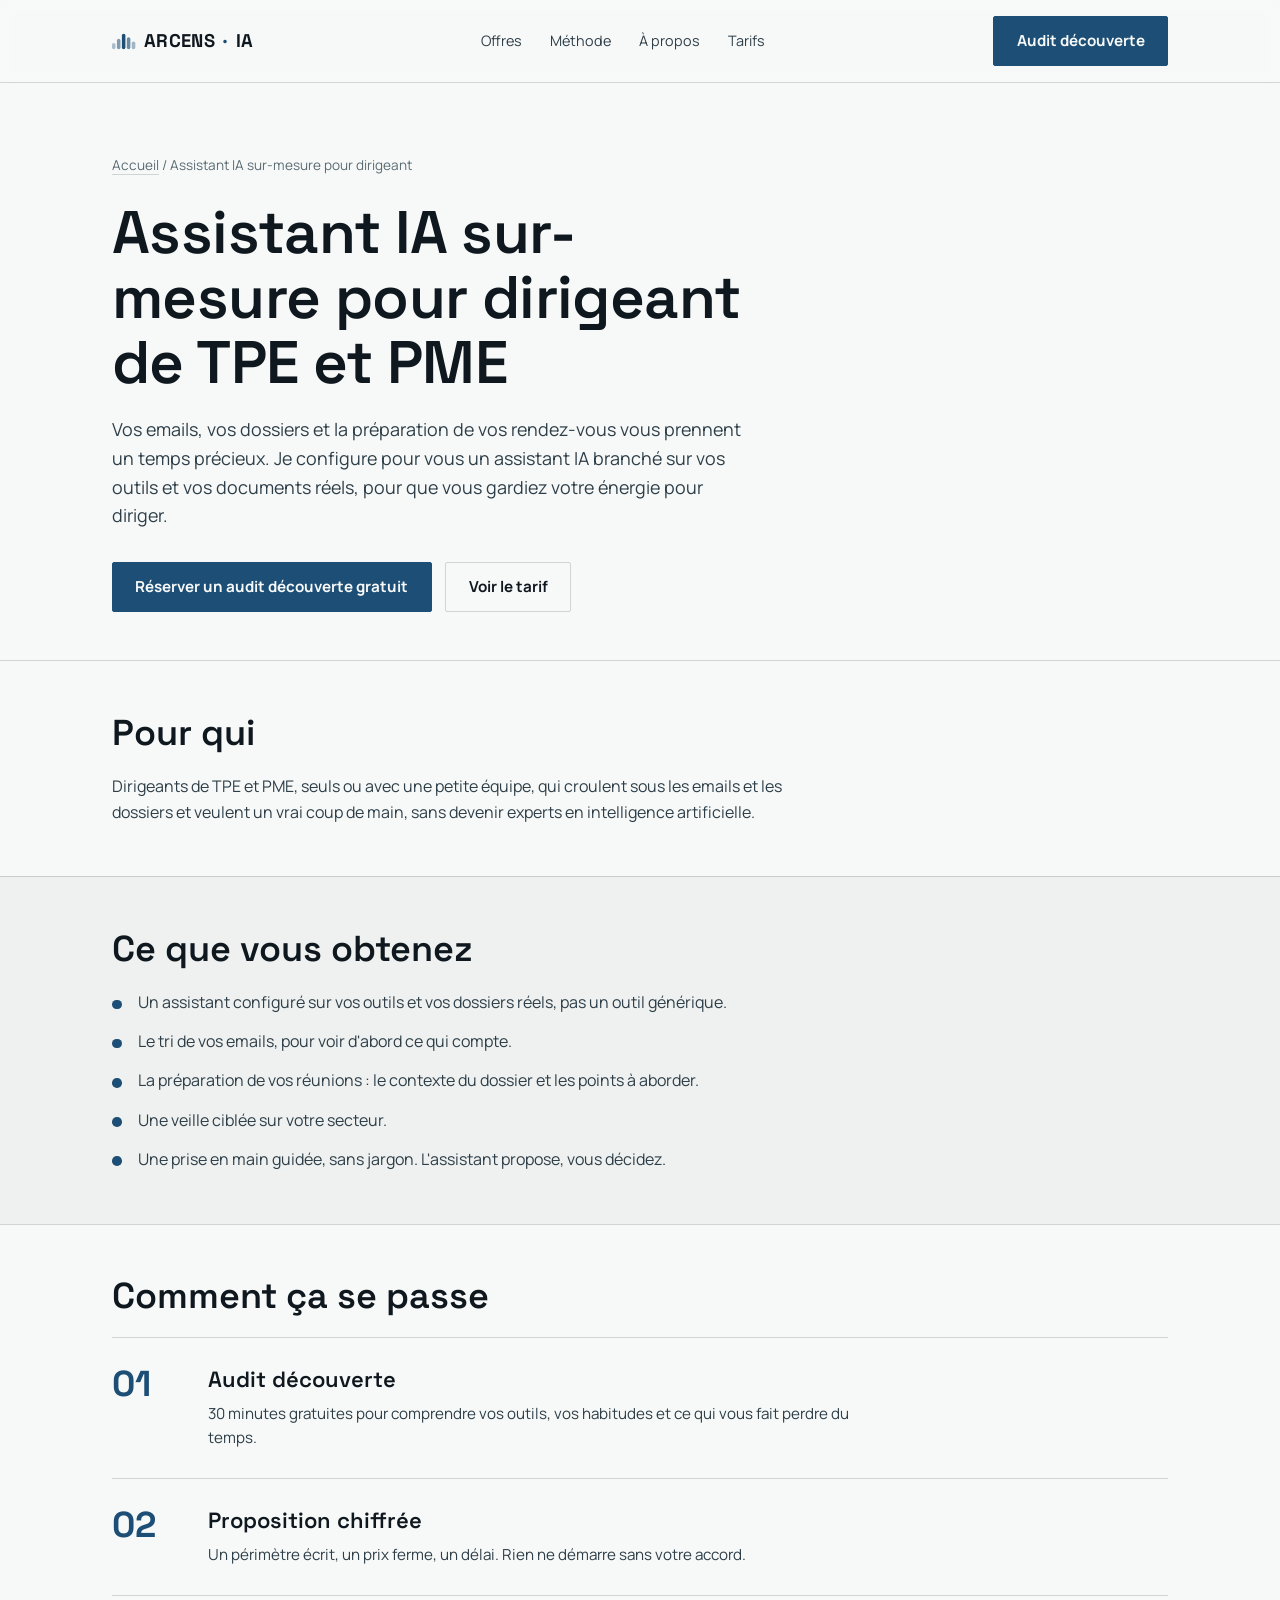
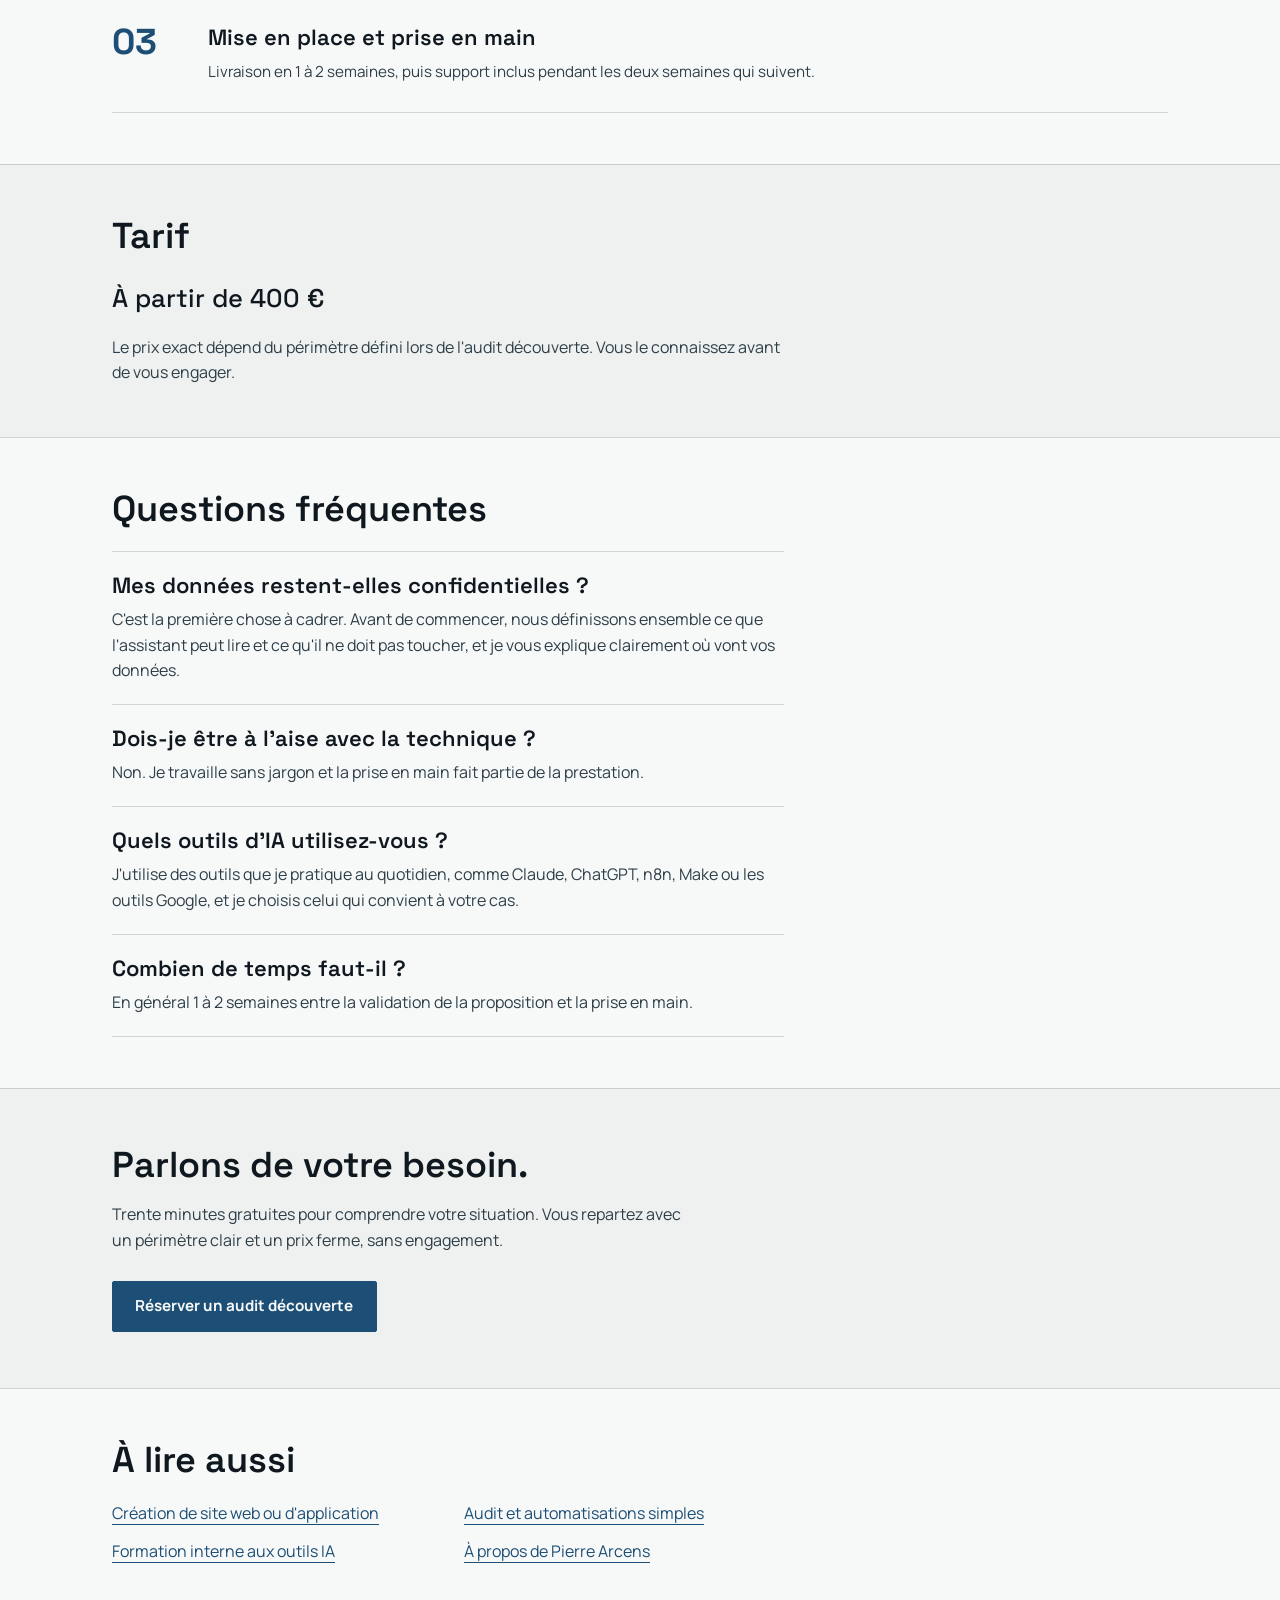
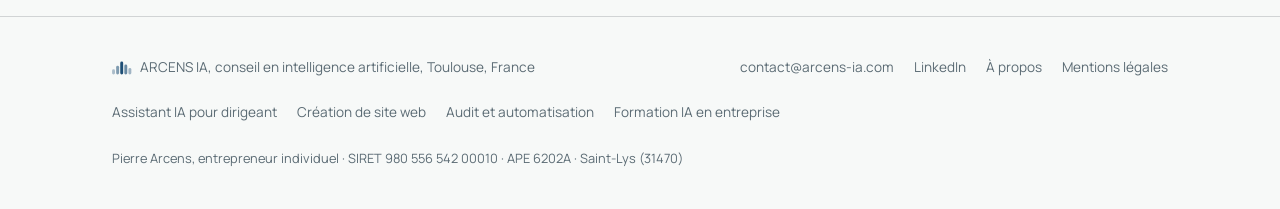
<file: assistant-ia-dirigeant/index.html>
<!DOCTYPE html>
<html lang="fr">
<head>
<meta charset="UTF-8" />
<meta name="viewport" content="width=device-width, initial-scale=1.0" />
<title>Assistant IA sur-mesure pour dirigeant | Arcens IA</title>
<meta name="description" content="Un assistant IA configuré sur vos outils et vos dossiers : tri des emails, préparation de réunions, veille. À partir de 400 €, livré en 1 à 2 semaines." />
<meta name="robots" content="index, follow, max-image-preview:large" />
<link rel="canonical" href="https://arcens-ia.com/assistant-ia-dirigeant/" />
<meta property="og:type" content="website" />
<meta property="og:site_name" content="Arcens IA" />
<meta property="og:title" content="Assistant IA sur-mesure pour dirigeant | Arcens IA" />
<meta property="og:description" content="Un assistant IA configuré sur vos outils et vos dossiers : tri des emails, préparation de réunions, veille. À partir de 400 €, livré en 1 à 2 semaines." />
<meta property="og:url" content="https://arcens-ia.com/assistant-ia-dirigeant/" />
<meta property="og:image" content="https://arcens-ia.com/og-image.png" />
<meta property="og:locale" content="fr_FR" />
<meta name="twitter:card" content="summary_large_image" />
<meta name="twitter:title" content="Assistant IA sur-mesure pour dirigeant | Arcens IA" />
<meta name="twitter:description" content="Un assistant IA configuré sur vos outils et vos dossiers : tri des emails, préparation de réunions, veille. À partir de 400 €, livré en 1 à 2 semaines." />
<meta name="twitter:image" content="https://arcens-ia.com/og-image.png" />
<link rel="icon" href="/favicon.svg" type="image/svg+xml" />
<link rel="icon" href="/favicon-32.png" sizes="32x32" type="image/png" />
<link rel="apple-touch-icon" href="/apple-touch-icon.png" />
<link rel="preload" href="/fonts/manrope-latin.woff2" as="font" type="font/woff2" crossorigin />
<link rel="preload" href="/fonts/space-grotesk-latin.woff2" as="font" type="font/woff2" crossorigin />
<link rel="stylesheet" href="/site.css" />
<script type="application/ld+json">
{
  "@context": "https://schema.org",
  "@graph": [
    {
      "@type": "Service",
      "@id": "https://arcens-ia.com/assistant-ia-dirigeant/#service",
      "name": "Assistant IA sur-mesure pour dirigeant",
      "description": "Un assistant IA configuré sur vos outils et vos dossiers : tri des emails, préparation de réunions, veille. À partir de 400 €, livré en 1 à 2 semaines.",
      "url": "https://arcens-ia.com/assistant-ia-dirigeant/",
      "provider": {
        "@id": "https://arcens-ia.com/#organization"
      },
      "areaServed": [
        {
          "@type": "Country",
          "name": "France"
        },
        {
          "@type": "City",
          "name": "Toulouse"
        }
      ],
      "offers": {
        "@type": "Offer",
        "priceSpecification": {
          "@type": "PriceSpecification",
          "minPrice": 400,
          "priceCurrency": "EUR"
        },
        "url": "https://arcens-ia.com/assistant-ia-dirigeant/"
      }
    },
    {
      "@type": "BreadcrumbList",
      "itemListElement": [
        {
          "@type": "ListItem",
          "position": 1,
          "name": "Accueil",
          "item": "https://arcens-ia.com/"
        },
        {
          "@type": "ListItem",
          "position": 2,
          "name": "Assistant IA sur-mesure pour dirigeant",
          "item": "https://arcens-ia.com/assistant-ia-dirigeant/"
        }
      ]
    }
  ]
}
</script>
</head>
<body>

<a href="#top" class="skip-link">Aller au contenu</a>

<header class="site-header">
  <div class="wrap">
    <a href="/" class="wordmark">
      <svg class="logo-mark" viewBox="0 0 34 24" width="24" height="17" xmlns="http://www.w3.org/2000/svg" aria-hidden="true" focusable="false"><rect x="0" y="14" width="5" height="9" fill="var(--accent-c)" rx="2.5" opacity="0.35"/><rect x="7" y="8" width="5" height="15" fill="var(--accent-c)" rx="2.5" opacity="0.55"/><rect x="14" y="1" width="5" height="22" fill="var(--accent-c)" rx="2.5"/><rect x="21" y="6" width="5" height="17" fill="var(--accent-c)" rx="2.5" opacity="0.65"/><rect x="28" y="12" width="5" height="11" fill="var(--accent-c)" rx="2.5" opacity="0.4"/></svg>
      ARCENS<span>·</span>IA</a>
    <nav>
      <ul class="nav-links">
        <li><a href="/#offres">Offres</a></li>
        <li><a href="/#methode">Méthode</a></li>
        <li><a href="/a-propos/">À propos</a></li>
        <li><a href="/#tarifs">Tarifs</a></li>
      </ul>
    </nav>
    <a href="/#contact" class="btn btn-primary">Audit découverte</a>
  </div>
</header>

<main id="top">
  <section class="page-hero wrap">
    <nav class="breadcrumb" aria-label="Fil d'Ariane"><a href="/">Accueil</a> / Assistant IA sur-mesure pour dirigeant</nav>
    <h1>Assistant IA sur-mesure pour dirigeant de TPE et PME</h1>
    <p class="lead">Vos emails, vos dossiers et la préparation de vos rendez-vous vous prennent un temps précieux. Je configure pour vous un assistant IA branché sur vos outils et vos documents réels, pour que vous gardiez votre énergie pour diriger.</p>
    <div class="hero-actions">
      <a href="/#contact" class="btn btn-primary">Réserver un audit découverte gratuit</a>
      <a href="#tarif" class="btn btn-ghost">Voir le tarif</a>
    </div>
  </section>

  <section class="content-section">
    <div class="wrap">
      <h2>Pour qui</h2>
      <p>Dirigeants de TPE et PME, seuls ou avec une petite équipe, qui croulent sous les emails et les dossiers et veulent un vrai coup de main, sans devenir experts en intelligence artificielle.</p>
    </div>
  </section>

  <section class="content-section section-alt">
    <div class="wrap">
      <h2>Ce que vous obtenez</h2>
      <ul class="checklist">
      <li>Un assistant configuré sur vos outils et vos dossiers réels, pas un outil générique.</li>
      <li>Le tri de vos emails, pour voir d'abord ce qui compte.</li>
      <li>La préparation de vos réunions : le contexte du dossier et les points à aborder.</li>
      <li>Une veille ciblée sur votre secteur.</li>
      <li>Une prise en main guidée, sans jargon. L'assistant propose, vous décidez.</li>
      </ul>

    </div>
  </section>

  <section class="content-section">
    <div class="wrap">
      <h2>Comment ça se passe</h2>
      <div class="method-list">
    <div class="method-step">
      <span class="method-num">01</span>
      <div class="method-body"><h3>Audit découverte</h3><p>30 minutes gratuites pour comprendre vos outils, vos habitudes et ce qui vous fait perdre du temps.</p></div>
    </div>
    <div class="method-step">
      <span class="method-num">02</span>
      <div class="method-body"><h3>Proposition chiffrée</h3><p>Un périmètre écrit, un prix ferme, un délai. Rien ne démarre sans votre accord.</p></div>
    </div>
    <div class="method-step">
      <span class="method-num">03</span>
      <div class="method-body"><h3>Mise en place et prise en main</h3><p>Livraison en 1 à 2 semaines, puis support inclus pendant les deux semaines qui suivent.</p></div>
    </div>
      </div>
    </div>
  </section>

  <section class="content-section section-alt" id="tarif">
    <div class="wrap">
      <h2>Tarif</h2>
      <p class="price-line">À partir de 400 €</p>
      <p>Le prix exact dépend du périmètre défini lors de l'audit découverte. Vous le connaissez avant de vous engager.</p>
    </div>
  </section>

  <section class="content-section">
    <div class="wrap">
      <h2>Questions fréquentes</h2>
    <div class="faq-item"><h3>Mes données restent-elles confidentielles ?</h3><p>C'est la première chose à cadrer. Avant de commencer, nous définissons ensemble ce que l'assistant peut lire et ce qu'il ne doit pas toucher, et je vous explique clairement où vont vos données.</p></div>
    <div class="faq-item"><h3>Dois-je être à l'aise avec la technique ?</h3><p>Non. Je travaille sans jargon et la prise en main fait partie de la prestation.</p></div>
    <div class="faq-item"><h3>Quels outils d'IA utilisez-vous ?</h3><p>J'utilise des outils que je pratique au quotidien, comme Claude, ChatGPT, n8n, Make ou les outils Google, et je choisis celui qui convient à votre cas.</p></div>
    <div class="faq-item"><h3>Combien de temps faut-il ?</h3><p>En général 1 à 2 semaines entre la validation de la proposition et la prise en main.</p></div>
    </div>
  </section>

  <section class="cta-band">
    <div class="wrap">
      <h2>Parlons de votre besoin.</h2>
      <p>Trente minutes gratuites pour comprendre votre situation. Vous repartez avec un périmètre clair et un prix ferme, sans engagement.</p>
      <a href="/#contact" class="btn btn-primary">Réserver un audit découverte</a>
    </div>
  </section>

  <section class="content-section">
    <div class="wrap">
      <h2>À lire aussi</h2>
      <ul class="related">
<li><a href="/creation-site-web/">Création de site web ou d'application</a></li>
<li><a href="/audit-automatisation/">Audit et automatisations simples</a></li>
<li><a href="/formation-ia-entreprise/">Formation interne aux outils IA</a></li>
<li><a href="/a-propos/">À propos de Pierre Arcens</a></li>
      </ul>
    </div>
  </section>
</main>

<footer class="site-footer">
  <div class="wrap footer-grid">
    <span class="footer-brand">
      <svg class="logo-mark" viewBox="0 0 34 24" width="20" height="14" xmlns="http://www.w3.org/2000/svg" aria-hidden="true" focusable="false"><rect x="0" y="14" width="5" height="9" fill="var(--accent-c)" rx="2.5" opacity="0.35"/><rect x="7" y="8" width="5" height="15" fill="var(--accent-c)" rx="2.5" opacity="0.55"/><rect x="14" y="1" width="5" height="22" fill="var(--accent-c)" rx="2.5"/><rect x="21" y="6" width="5" height="17" fill="var(--accent-c)" rx="2.5" opacity="0.65"/><rect x="28" y="12" width="5" height="11" fill="var(--accent-c)" rx="2.5" opacity="0.4"/></svg>
      ARCENS IA, conseil en intelligence artificielle, Toulouse, France
    </span>
    <ul class="footer-links">
      <li><a href="mailto:contact@arcens-ia.com">contact@arcens-ia.com</a></li>
      <li><a href="https://www.linkedin.com/in/pierrearcens/" target="_blank" rel="noopener">LinkedIn</a></li>
      <li><a href="/a-propos/">À propos</a></li>
      <li><a href="/mentions-legales.html">Mentions légales</a></li>
    </ul>
    <ul class="footer-links footer-services">
      <li><a href="/assistant-ia-dirigeant/">Assistant IA pour dirigeant</a></li>
      <li><a href="/creation-site-web/">Création de site web</a></li>
      <li><a href="/audit-automatisation/">Audit et automatisation</a></li>
      <li><a href="/formation-ia-entreprise/">Formation IA en entreprise</a></li>
    </ul>
    <p class="footer-legal">Pierre Arcens, entrepreneur individuel · SIRET 980 556 542 00010 · APE 6202A · Saint-Lys (31470)</p>
  </div>
</footer>

</body>
</html>
</file>
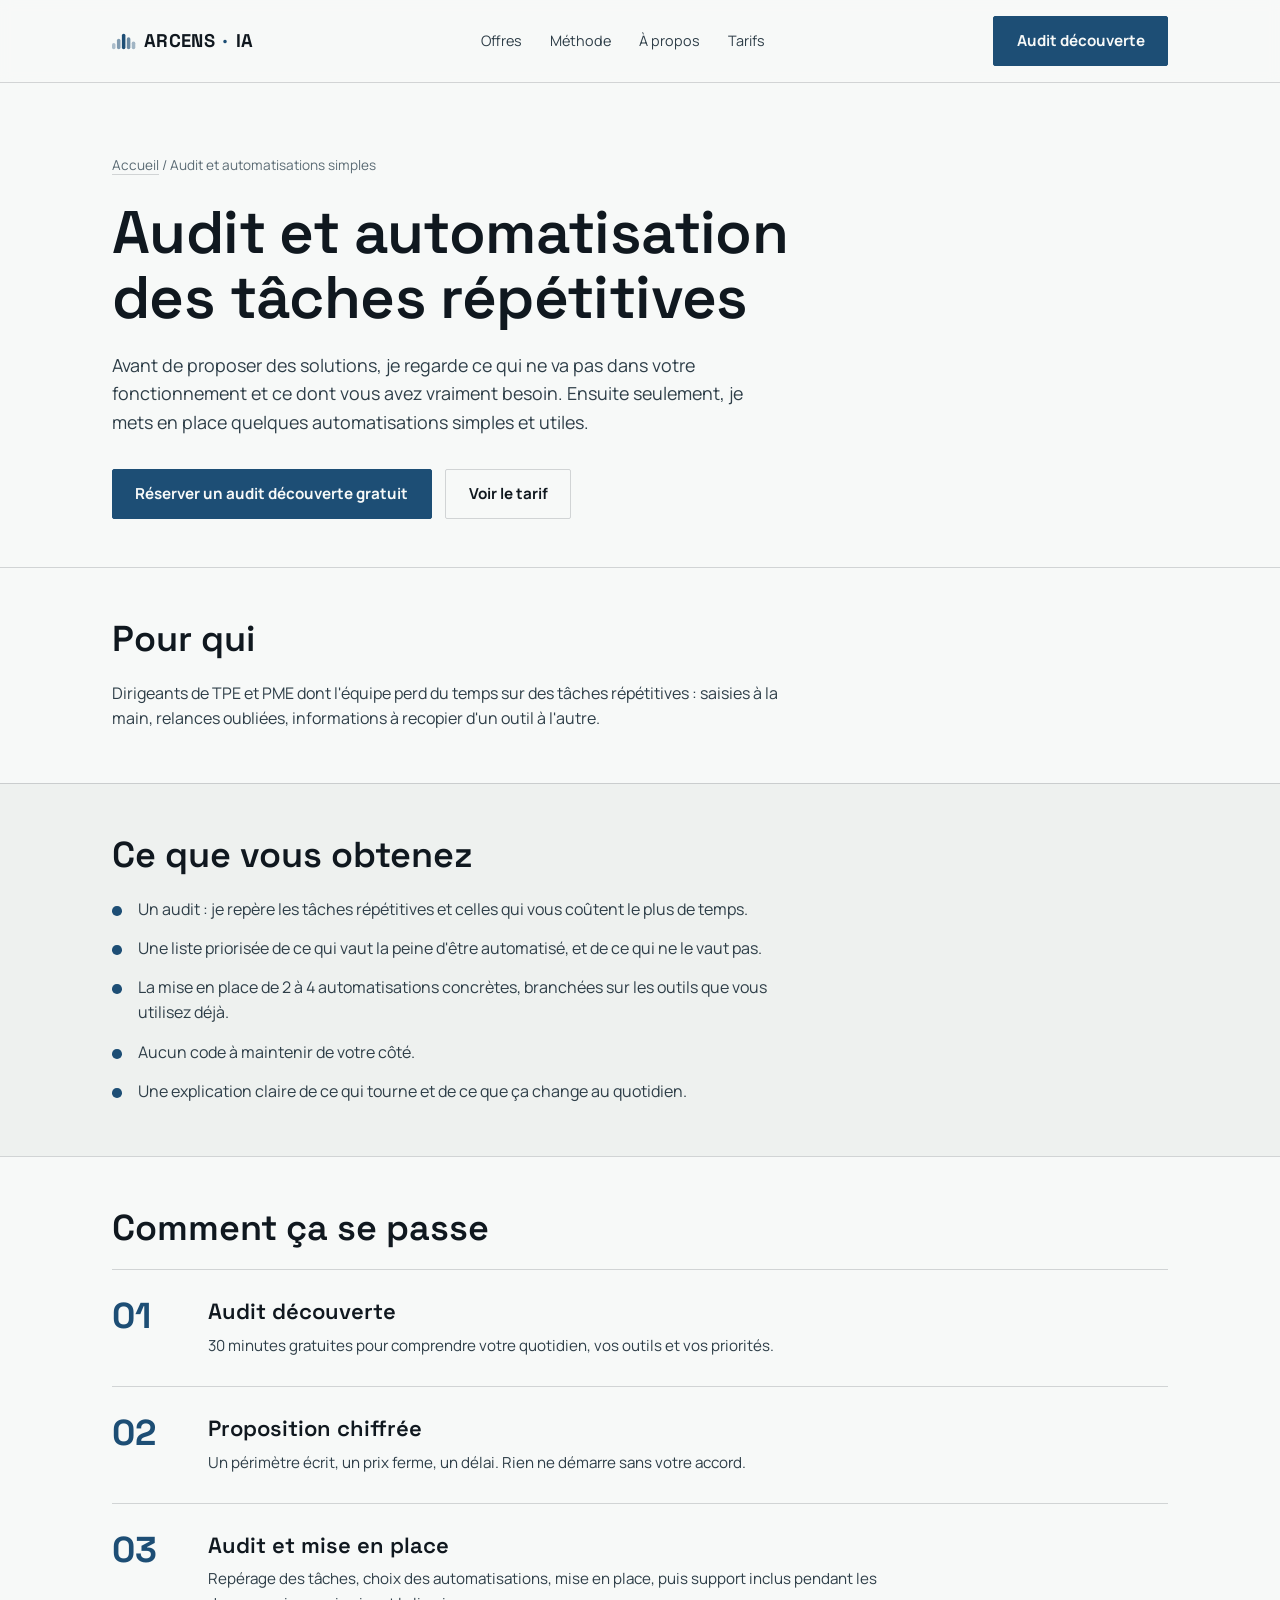
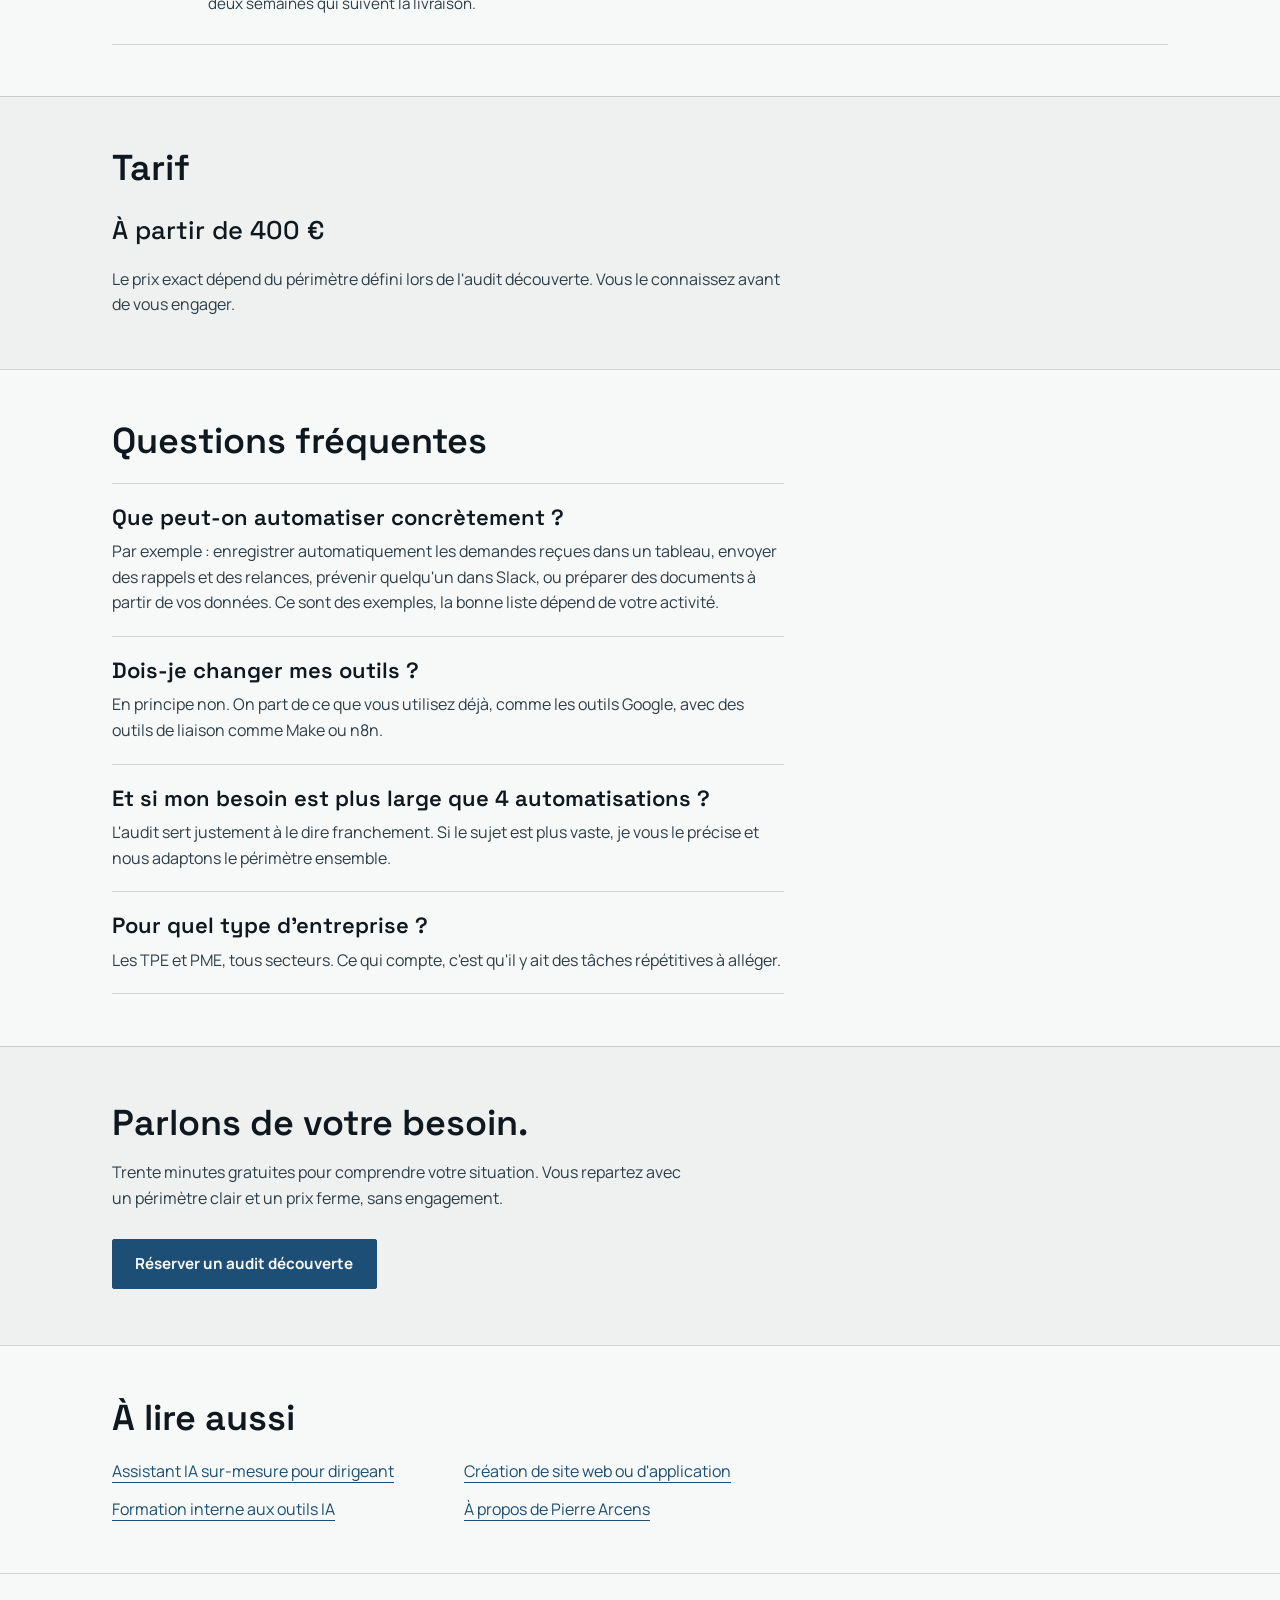
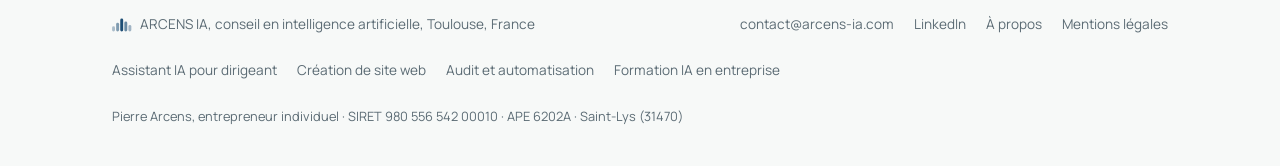
<file: audit-automatisation/index.html>
<!DOCTYPE html>
<html lang="fr">
<head>
<meta charset="UTF-8" />
<meta name="viewport" content="width=device-width, initial-scale=1.0" />
<title>Audit et automatisation pour TPE et PME | Arcens IA</title>
<meta name="description" content="Repérage des tâches répétitives de votre activité et mise en place de 2 à 4 automatisations concrètes, sans code à maintenir. À partir de 400 €." />
<meta name="robots" content="index, follow, max-image-preview:large" />
<link rel="canonical" href="https://arcens-ia.com/audit-automatisation/" />
<meta property="og:type" content="website" />
<meta property="og:site_name" content="Arcens IA" />
<meta property="og:title" content="Audit et automatisation pour TPE et PME | Arcens IA" />
<meta property="og:description" content="Repérage des tâches répétitives de votre activité et mise en place de 2 à 4 automatisations concrètes, sans code à maintenir. À partir de 400 €." />
<meta property="og:url" content="https://arcens-ia.com/audit-automatisation/" />
<meta property="og:image" content="https://arcens-ia.com/og-image.png" />
<meta property="og:locale" content="fr_FR" />
<meta name="twitter:card" content="summary_large_image" />
<meta name="twitter:title" content="Audit et automatisation pour TPE et PME | Arcens IA" />
<meta name="twitter:description" content="Repérage des tâches répétitives de votre activité et mise en place de 2 à 4 automatisations concrètes, sans code à maintenir. À partir de 400 €." />
<meta name="twitter:image" content="https://arcens-ia.com/og-image.png" />
<link rel="icon" href="/favicon.svg" type="image/svg+xml" />
<link rel="icon" href="/favicon-32.png" sizes="32x32" type="image/png" />
<link rel="apple-touch-icon" href="/apple-touch-icon.png" />
<link rel="preload" href="/fonts/manrope-latin.woff2" as="font" type="font/woff2" crossorigin />
<link rel="preload" href="/fonts/space-grotesk-latin.woff2" as="font" type="font/woff2" crossorigin />
<link rel="stylesheet" href="/site.css" />
<script type="application/ld+json">
{
  "@context": "https://schema.org",
  "@graph": [
    {
      "@type": "Service",
      "@id": "https://arcens-ia.com/audit-automatisation/#service",
      "name": "Audit et automatisations simples",
      "description": "Repérage des tâches répétitives de votre activité et mise en place de 2 à 4 automatisations concrètes, sans code à maintenir. À partir de 400 €.",
      "url": "https://arcens-ia.com/audit-automatisation/",
      "provider": {
        "@id": "https://arcens-ia.com/#organization"
      },
      "areaServed": [
        {
          "@type": "Country",
          "name": "France"
        },
        {
          "@type": "City",
          "name": "Toulouse"
        }
      ],
      "offers": {
        "@type": "Offer",
        "priceSpecification": {
          "@type": "PriceSpecification",
          "minPrice": 400,
          "priceCurrency": "EUR"
        },
        "url": "https://arcens-ia.com/audit-automatisation/"
      }
    },
    {
      "@type": "BreadcrumbList",
      "itemListElement": [
        {
          "@type": "ListItem",
          "position": 1,
          "name": "Accueil",
          "item": "https://arcens-ia.com/"
        },
        {
          "@type": "ListItem",
          "position": 2,
          "name": "Audit et automatisations simples",
          "item": "https://arcens-ia.com/audit-automatisation/"
        }
      ]
    }
  ]
}
</script>
</head>
<body>

<a href="#top" class="skip-link">Aller au contenu</a>

<header class="site-header">
  <div class="wrap">
    <a href="/" class="wordmark">
      <svg class="logo-mark" viewBox="0 0 34 24" width="24" height="17" xmlns="http://www.w3.org/2000/svg" aria-hidden="true" focusable="false"><rect x="0" y="14" width="5" height="9" fill="var(--accent-c)" rx="2.5" opacity="0.35"/><rect x="7" y="8" width="5" height="15" fill="var(--accent-c)" rx="2.5" opacity="0.55"/><rect x="14" y="1" width="5" height="22" fill="var(--accent-c)" rx="2.5"/><rect x="21" y="6" width="5" height="17" fill="var(--accent-c)" rx="2.5" opacity="0.65"/><rect x="28" y="12" width="5" height="11" fill="var(--accent-c)" rx="2.5" opacity="0.4"/></svg>
      ARCENS<span>·</span>IA</a>
    <nav>
      <ul class="nav-links">
        <li><a href="/#offres">Offres</a></li>
        <li><a href="/#methode">Méthode</a></li>
        <li><a href="/a-propos/">À propos</a></li>
        <li><a href="/#tarifs">Tarifs</a></li>
      </ul>
    </nav>
    <a href="/#contact" class="btn btn-primary">Audit découverte</a>
  </div>
</header>

<main id="top">
  <section class="page-hero wrap">
    <nav class="breadcrumb" aria-label="Fil d'Ariane"><a href="/">Accueil</a> / Audit et automatisations simples</nav>
    <h1>Audit et automatisation des tâches répétitives</h1>
    <p class="lead">Avant de proposer des solutions, je regarde ce qui ne va pas dans votre fonctionnement et ce dont vous avez vraiment besoin. Ensuite seulement, je mets en place quelques automatisations simples et utiles.</p>
    <div class="hero-actions">
      <a href="/#contact" class="btn btn-primary">Réserver un audit découverte gratuit</a>
      <a href="#tarif" class="btn btn-ghost">Voir le tarif</a>
    </div>
  </section>

  <section class="content-section">
    <div class="wrap">
      <h2>Pour qui</h2>
      <p>Dirigeants de TPE et PME dont l'équipe perd du temps sur des tâches répétitives : saisies à la main, relances oubliées, informations à recopier d'un outil à l'autre.</p>
    </div>
  </section>

  <section class="content-section section-alt">
    <div class="wrap">
      <h2>Ce que vous obtenez</h2>
      <ul class="checklist">
      <li>Un audit : je repère les tâches répétitives et celles qui vous coûtent le plus de temps.</li>
      <li>Une liste priorisée de ce qui vaut la peine d'être automatisé, et de ce qui ne le vaut pas.</li>
      <li>La mise en place de 2 à 4 automatisations concrètes, branchées sur les outils que vous utilisez déjà.</li>
      <li>Aucun code à maintenir de votre côté.</li>
      <li>Une explication claire de ce qui tourne et de ce que ça change au quotidien.</li>
      </ul>

    </div>
  </section>

  <section class="content-section">
    <div class="wrap">
      <h2>Comment ça se passe</h2>
      <div class="method-list">
    <div class="method-step">
      <span class="method-num">01</span>
      <div class="method-body"><h3>Audit découverte</h3><p>30 minutes gratuites pour comprendre votre quotidien, vos outils et vos priorités.</p></div>
    </div>
    <div class="method-step">
      <span class="method-num">02</span>
      <div class="method-body"><h3>Proposition chiffrée</h3><p>Un périmètre écrit, un prix ferme, un délai. Rien ne démarre sans votre accord.</p></div>
    </div>
    <div class="method-step">
      <span class="method-num">03</span>
      <div class="method-body"><h3>Audit et mise en place</h3><p>Repérage des tâches, choix des automatisations, mise en place, puis support inclus pendant les deux semaines qui suivent la livraison.</p></div>
    </div>
      </div>
    </div>
  </section>

  <section class="content-section section-alt" id="tarif">
    <div class="wrap">
      <h2>Tarif</h2>
      <p class="price-line">À partir de 400 €</p>
      <p>Le prix exact dépend du périmètre défini lors de l'audit découverte. Vous le connaissez avant de vous engager.</p>
    </div>
  </section>

  <section class="content-section">
    <div class="wrap">
      <h2>Questions fréquentes</h2>
    <div class="faq-item"><h3>Que peut-on automatiser concrètement ?</h3><p>Par exemple : enregistrer automatiquement les demandes reçues dans un tableau, envoyer des rappels et des relances, prévenir quelqu'un dans Slack, ou préparer des documents à partir de vos données. Ce sont des exemples, la bonne liste dépend de votre activité.</p></div>
    <div class="faq-item"><h3>Dois-je changer mes outils ?</h3><p>En principe non. On part de ce que vous utilisez déjà, comme les outils Google, avec des outils de liaison comme Make ou n8n.</p></div>
    <div class="faq-item"><h3>Et si mon besoin est plus large que 4 automatisations ?</h3><p>L'audit sert justement à le dire franchement. Si le sujet est plus vaste, je vous le précise et nous adaptons le périmètre ensemble.</p></div>
    <div class="faq-item"><h3>Pour quel type d'entreprise ?</h3><p>Les TPE et PME, tous secteurs. Ce qui compte, c'est qu'il y ait des tâches répétitives à alléger.</p></div>
    </div>
  </section>

  <section class="cta-band">
    <div class="wrap">
      <h2>Parlons de votre besoin.</h2>
      <p>Trente minutes gratuites pour comprendre votre situation. Vous repartez avec un périmètre clair et un prix ferme, sans engagement.</p>
      <a href="/#contact" class="btn btn-primary">Réserver un audit découverte</a>
    </div>
  </section>

  <section class="content-section">
    <div class="wrap">
      <h2>À lire aussi</h2>
      <ul class="related">
<li><a href="/assistant-ia-dirigeant/">Assistant IA sur-mesure pour dirigeant</a></li>
<li><a href="/creation-site-web/">Création de site web ou d'application</a></li>
<li><a href="/formation-ia-entreprise/">Formation interne aux outils IA</a></li>
<li><a href="/a-propos/">À propos de Pierre Arcens</a></li>
      </ul>
    </div>
  </section>
</main>

<footer class="site-footer">
  <div class="wrap footer-grid">
    <span class="footer-brand">
      <svg class="logo-mark" viewBox="0 0 34 24" width="20" height="14" xmlns="http://www.w3.org/2000/svg" aria-hidden="true" focusable="false"><rect x="0" y="14" width="5" height="9" fill="var(--accent-c)" rx="2.5" opacity="0.35"/><rect x="7" y="8" width="5" height="15" fill="var(--accent-c)" rx="2.5" opacity="0.55"/><rect x="14" y="1" width="5" height="22" fill="var(--accent-c)" rx="2.5"/><rect x="21" y="6" width="5" height="17" fill="var(--accent-c)" rx="2.5" opacity="0.65"/><rect x="28" y="12" width="5" height="11" fill="var(--accent-c)" rx="2.5" opacity="0.4"/></svg>
      ARCENS IA, conseil en intelligence artificielle, Toulouse, France
    </span>
    <ul class="footer-links">
      <li><a href="mailto:contact@arcens-ia.com">contact@arcens-ia.com</a></li>
      <li><a href="https://www.linkedin.com/in/pierrearcens/" target="_blank" rel="noopener">LinkedIn</a></li>
      <li><a href="/a-propos/">À propos</a></li>
      <li><a href="/mentions-legales.html">Mentions légales</a></li>
    </ul>
    <ul class="footer-links footer-services">
      <li><a href="/assistant-ia-dirigeant/">Assistant IA pour dirigeant</a></li>
      <li><a href="/creation-site-web/">Création de site web</a></li>
      <li><a href="/audit-automatisation/">Audit et automatisation</a></li>
      <li><a href="/formation-ia-entreprise/">Formation IA en entreprise</a></li>
    </ul>
    <p class="footer-legal">Pierre Arcens, entrepreneur individuel · SIRET 980 556 542 00010 · APE 6202A · Saint-Lys (31470)</p>
  </div>
</footer>

</body>
</html>
</file>
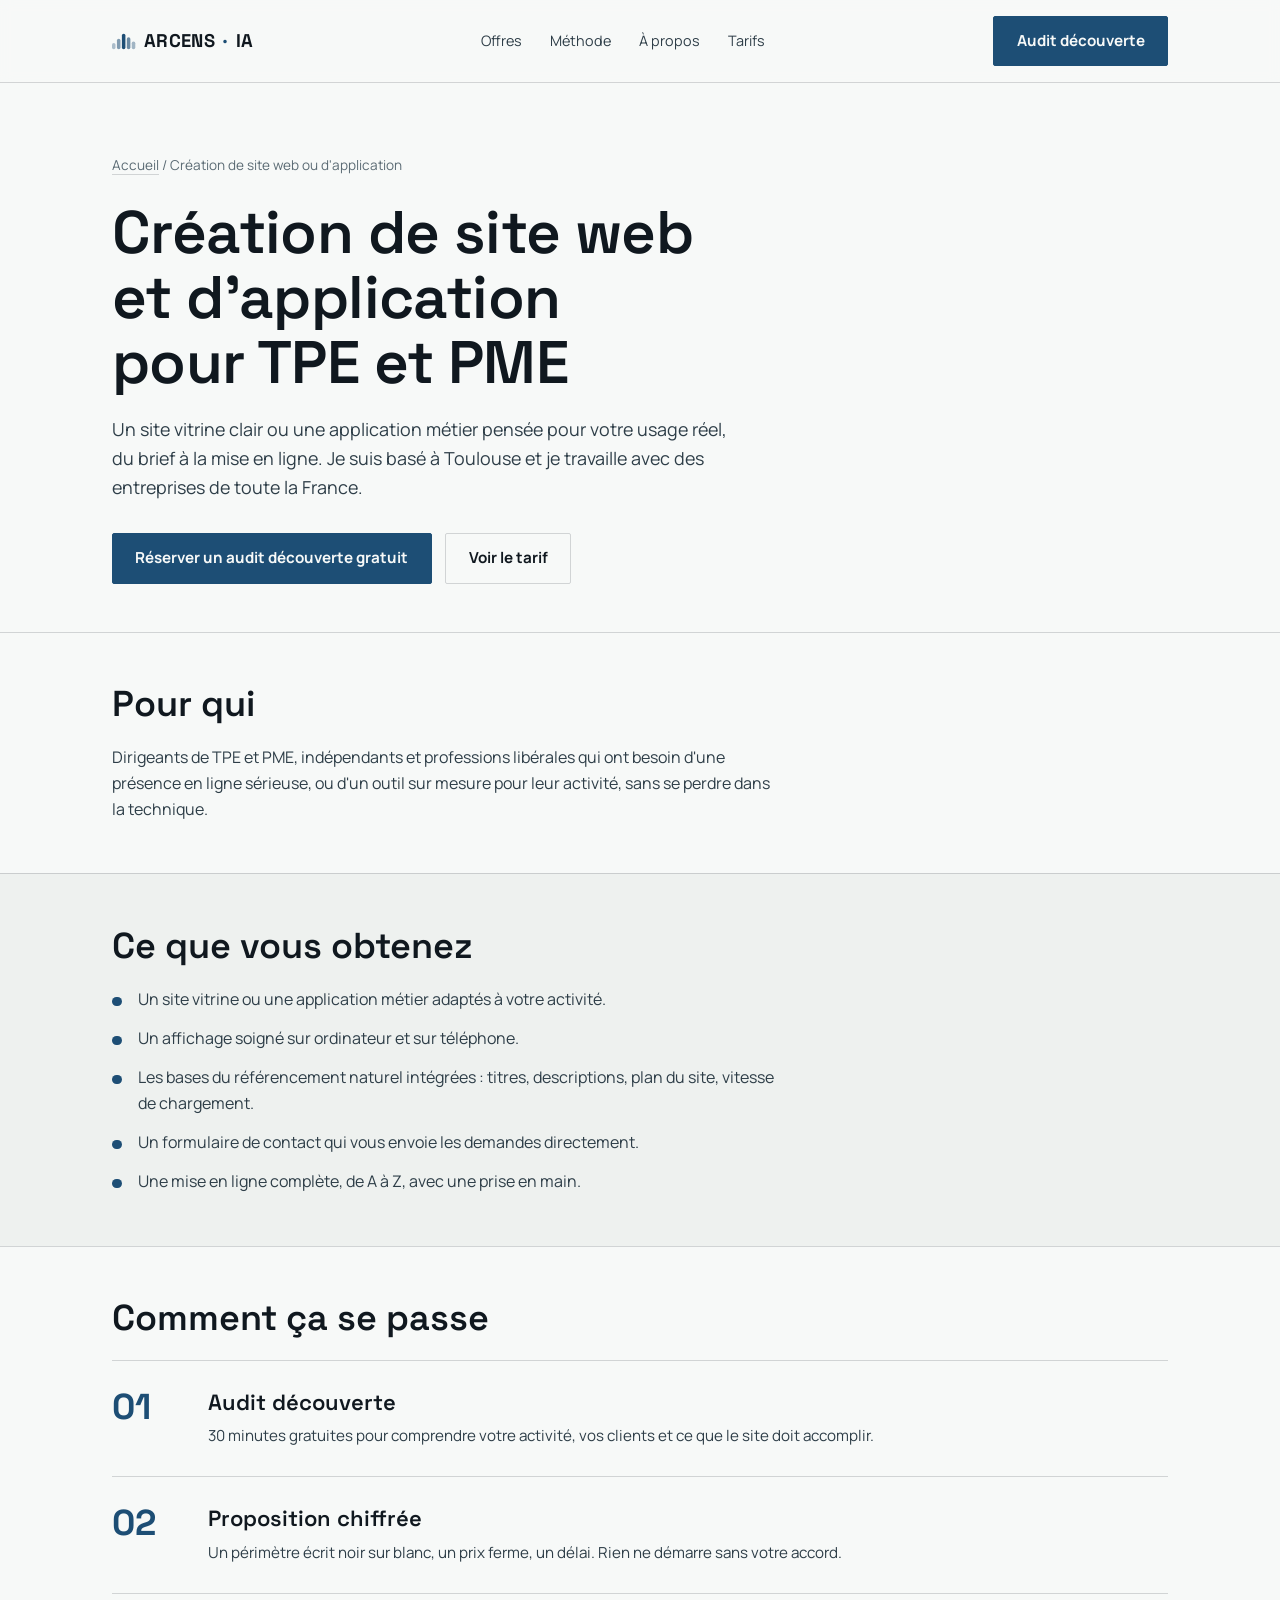
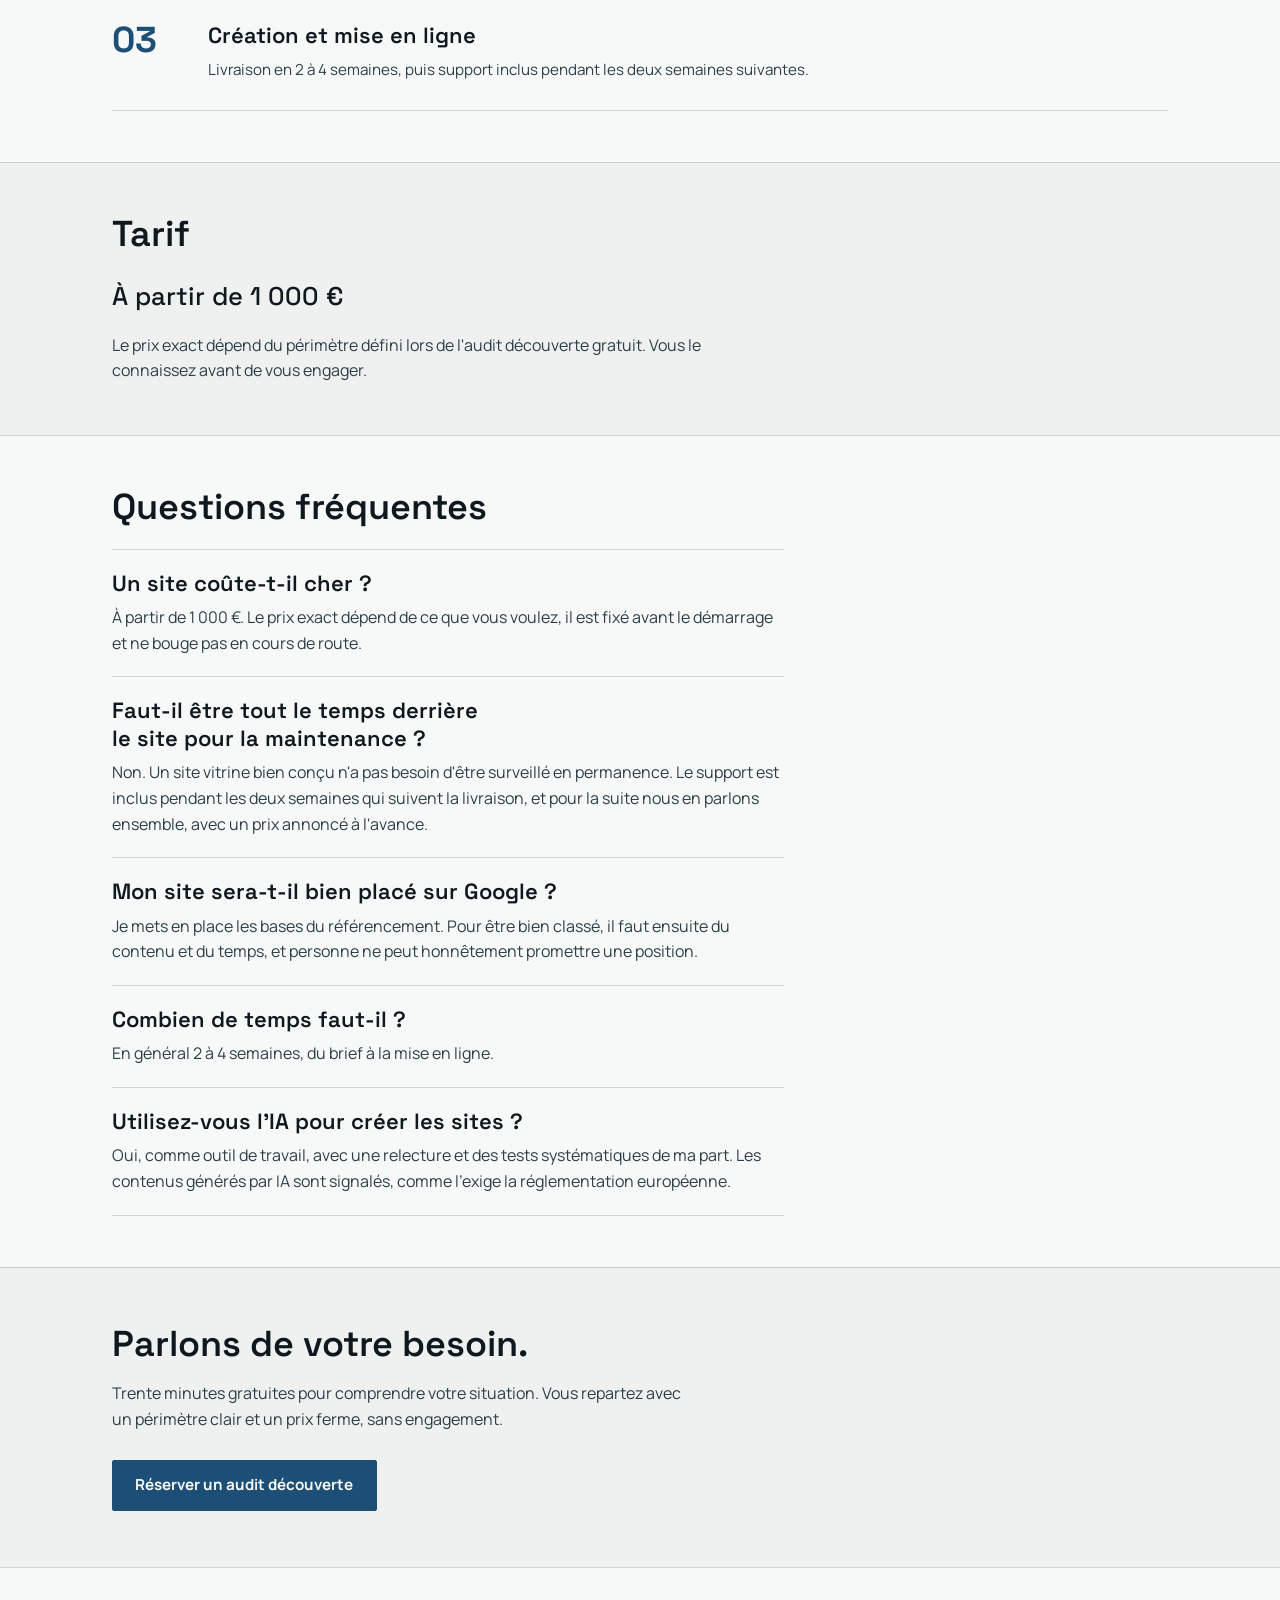
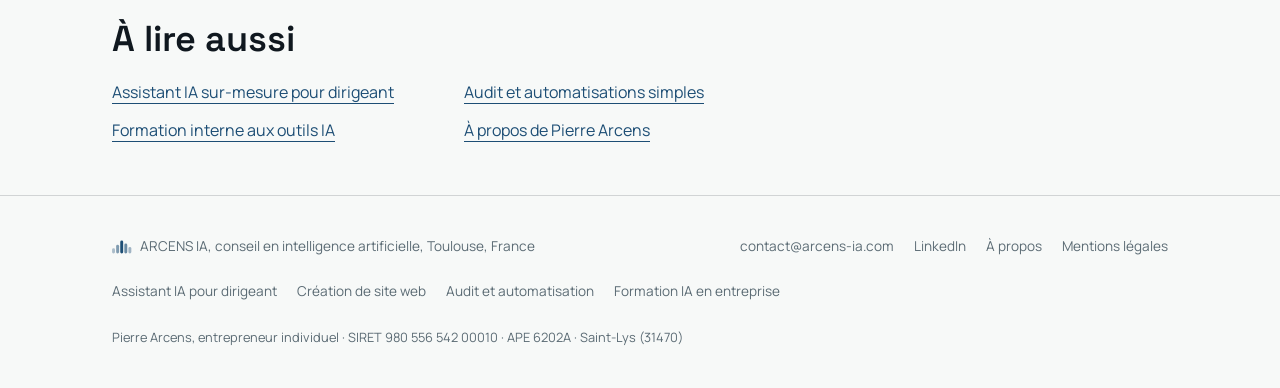
<file: creation-site-web/index.html>
<!DOCTYPE html>
<html lang="fr">
<head>
<meta charset="UTF-8" />
<meta name="viewport" content="width=device-width, initial-scale=1.0" />
<title>Création de site web et d'application, Toulouse | Arcens IA</title>
<meta name="description" content="Site vitrine ou application métier pensés pour votre usage réel, en ligne en 2 à 4 semaines. À partir de 1 000 €, prix fixé avant de démarrer." />
<meta name="robots" content="index, follow, max-image-preview:large" />
<link rel="canonical" href="https://arcens-ia.com/creation-site-web/" />
<meta property="og:type" content="website" />
<meta property="og:site_name" content="Arcens IA" />
<meta property="og:title" content="Création de site web et d&#x27;application, Toulouse | Arcens IA" />
<meta property="og:description" content="Site vitrine ou application métier pensés pour votre usage réel, en ligne en 2 à 4 semaines. À partir de 1 000 €, prix fixé avant de démarrer." />
<meta property="og:url" content="https://arcens-ia.com/creation-site-web/" />
<meta property="og:image" content="https://arcens-ia.com/og-image.png" />
<meta property="og:locale" content="fr_FR" />
<meta name="twitter:card" content="summary_large_image" />
<meta name="twitter:title" content="Création de site web et d&#x27;application, Toulouse | Arcens IA" />
<meta name="twitter:description" content="Site vitrine ou application métier pensés pour votre usage réel, en ligne en 2 à 4 semaines. À partir de 1 000 €, prix fixé avant de démarrer." />
<meta name="twitter:image" content="https://arcens-ia.com/og-image.png" />
<link rel="icon" href="/favicon.svg" type="image/svg+xml" />
<link rel="icon" href="/favicon-32.png" sizes="32x32" type="image/png" />
<link rel="apple-touch-icon" href="/apple-touch-icon.png" />
<link rel="preload" href="/fonts/manrope-latin.woff2" as="font" type="font/woff2" crossorigin />
<link rel="preload" href="/fonts/space-grotesk-latin.woff2" as="font" type="font/woff2" crossorigin />
<link rel="stylesheet" href="/site.css" />
<script type="application/ld+json">
{
  "@context": "https://schema.org",
  "@graph": [
    {
      "@type": "Service",
      "@id": "https://arcens-ia.com/creation-site-web/#service",
      "name": "Création de site web ou d'application",
      "description": "Site vitrine ou application métier pensés pour votre usage réel, en ligne en 2 à 4 semaines. À partir de 1 000 €, prix fixé avant de démarrer.",
      "url": "https://arcens-ia.com/creation-site-web/",
      "provider": {
        "@id": "https://arcens-ia.com/#organization"
      },
      "areaServed": [
        {
          "@type": "Country",
          "name": "France"
        },
        {
          "@type": "City",
          "name": "Toulouse"
        }
      ],
      "offers": {
        "@type": "Offer",
        "priceSpecification": {
          "@type": "PriceSpecification",
          "minPrice": 1000,
          "priceCurrency": "EUR"
        },
        "url": "https://arcens-ia.com/creation-site-web/"
      }
    },
    {
      "@type": "BreadcrumbList",
      "itemListElement": [
        {
          "@type": "ListItem",
          "position": 1,
          "name": "Accueil",
          "item": "https://arcens-ia.com/"
        },
        {
          "@type": "ListItem",
          "position": 2,
          "name": "Création de site web ou d'application",
          "item": "https://arcens-ia.com/creation-site-web/"
        }
      ]
    }
  ]
}
</script>
</head>
<body>

<a href="#top" class="skip-link">Aller au contenu</a>

<header class="site-header">
  <div class="wrap">
    <a href="/" class="wordmark">
      <svg class="logo-mark" viewBox="0 0 34 24" width="24" height="17" xmlns="http://www.w3.org/2000/svg" aria-hidden="true" focusable="false"><rect x="0" y="14" width="5" height="9" fill="var(--accent-c)" rx="2.5" opacity="0.35"/><rect x="7" y="8" width="5" height="15" fill="var(--accent-c)" rx="2.5" opacity="0.55"/><rect x="14" y="1" width="5" height="22" fill="var(--accent-c)" rx="2.5"/><rect x="21" y="6" width="5" height="17" fill="var(--accent-c)" rx="2.5" opacity="0.65"/><rect x="28" y="12" width="5" height="11" fill="var(--accent-c)" rx="2.5" opacity="0.4"/></svg>
      ARCENS<span>·</span>IA</a>
    <nav>
      <ul class="nav-links">
        <li><a href="/#offres">Offres</a></li>
        <li><a href="/#methode">Méthode</a></li>
        <li><a href="/a-propos/">À propos</a></li>
        <li><a href="/#tarifs">Tarifs</a></li>
      </ul>
    </nav>
    <a href="/#contact" class="btn btn-primary">Audit découverte</a>
  </div>
</header>

<main id="top">
  <section class="page-hero wrap">
    <nav class="breadcrumb" aria-label="Fil d'Ariane"><a href="/">Accueil</a> / Création de site web ou d'application</nav>
    <h1>Création de site web et d'application pour TPE et PME</h1>
    <p class="lead">Un site vitrine clair ou une application métier pensée pour votre usage réel, du brief à la mise en ligne. Je suis basé à Toulouse et je travaille avec des entreprises de toute la France.</p>
    <div class="hero-actions">
      <a href="/#contact" class="btn btn-primary">Réserver un audit découverte gratuit</a>
      <a href="#tarif" class="btn btn-ghost">Voir le tarif</a>
    </div>
  </section>

  <section class="content-section">
    <div class="wrap">
      <h2>Pour qui</h2>
      <p>Dirigeants de TPE et PME, indépendants et professions libérales qui ont besoin d'une présence en ligne sérieuse, ou d'un outil sur mesure pour leur activité, sans se perdre dans la technique.</p>
    </div>
  </section>

  <section class="content-section section-alt">
    <div class="wrap">
      <h2>Ce que vous obtenez</h2>
      <ul class="checklist">
      <li>Un site vitrine ou une application métier adaptés à votre activité.</li>
      <li>Un affichage soigné sur ordinateur et sur téléphone.</li>
      <li>Les bases du référencement naturel intégrées : titres, descriptions, plan du site, vitesse de chargement.</li>
      <li>Un formulaire de contact qui vous envoie les demandes directement.</li>
      <li>Une mise en ligne complète, de A à Z, avec une prise en main.</li>
      </ul>

    </div>
  </section>

  <section class="content-section">
    <div class="wrap">
      <h2>Comment ça se passe</h2>
      <div class="method-list">
    <div class="method-step">
      <span class="method-num">01</span>
      <div class="method-body"><h3>Audit découverte</h3><p>30 minutes gratuites pour comprendre votre activité, vos clients et ce que le site doit accomplir.</p></div>
    </div>
    <div class="method-step">
      <span class="method-num">02</span>
      <div class="method-body"><h3>Proposition chiffrée</h3><p>Un périmètre écrit noir sur blanc, un prix ferme, un délai. Rien ne démarre sans votre accord.</p></div>
    </div>
    <div class="method-step">
      <span class="method-num">03</span>
      <div class="method-body"><h3>Création et mise en ligne</h3><p>Livraison en 2 à 4 semaines, puis support inclus pendant les deux semaines suivantes.</p></div>
    </div>
      </div>
    </div>
  </section>

  <section class="content-section section-alt" id="tarif">
    <div class="wrap">
      <h2>Tarif</h2>
      <p class="price-line">À partir de 1 000 €</p>
      <p>Le prix exact dépend du périmètre défini lors de l'audit découverte gratuit. Vous le connaissez avant de vous engager.</p>
    </div>
  </section>

  <section class="content-section">
    <div class="wrap">
      <h2>Questions fréquentes</h2>
    <div class="faq-item"><h3>Un site coûte-t-il cher ?</h3><p>À partir de 1 000 €. Le prix exact dépend de ce que vous voulez, il est fixé avant le démarrage et ne bouge pas en cours de route.</p></div>
    <div class="faq-item"><h3>Faut-il être tout le temps derrière le site pour la maintenance ?</h3><p>Non. Un site vitrine bien conçu n'a pas besoin d'être surveillé en permanence. Le support est inclus pendant les deux semaines qui suivent la livraison, et pour la suite nous en parlons ensemble, avec un prix annoncé à l'avance.</p></div>
    <div class="faq-item"><h3>Mon site sera-t-il bien placé sur Google ?</h3><p>Je mets en place les bases du référencement. Pour être bien classé, il faut ensuite du contenu et du temps, et personne ne peut honnêtement promettre une position.</p></div>
    <div class="faq-item"><h3>Combien de temps faut-il ?</h3><p>En général 2 à 4 semaines, du brief à la mise en ligne.</p></div>
    <div class="faq-item"><h3>Utilisez-vous l'IA pour créer les sites ?</h3><p>Oui, comme outil de travail, avec une relecture et des tests systématiques de ma part. Les contenus générés par IA sont signalés, comme l'exige la réglementation européenne.</p></div>
    </div>
  </section>

  <section class="cta-band">
    <div class="wrap">
      <h2>Parlons de votre besoin.</h2>
      <p>Trente minutes gratuites pour comprendre votre situation. Vous repartez avec un périmètre clair et un prix ferme, sans engagement.</p>
      <a href="/#contact" class="btn btn-primary">Réserver un audit découverte</a>
    </div>
  </section>

  <section class="content-section">
    <div class="wrap">
      <h2>À lire aussi</h2>
      <ul class="related">
<li><a href="/assistant-ia-dirigeant/">Assistant IA sur-mesure pour dirigeant</a></li>
<li><a href="/audit-automatisation/">Audit et automatisations simples</a></li>
<li><a href="/formation-ia-entreprise/">Formation interne aux outils IA</a></li>
<li><a href="/a-propos/">À propos de Pierre Arcens</a></li>
      </ul>
    </div>
  </section>
</main>

<footer class="site-footer">
  <div class="wrap footer-grid">
    <span class="footer-brand">
      <svg class="logo-mark" viewBox="0 0 34 24" width="20" height="14" xmlns="http://www.w3.org/2000/svg" aria-hidden="true" focusable="false"><rect x="0" y="14" width="5" height="9" fill="var(--accent-c)" rx="2.5" opacity="0.35"/><rect x="7" y="8" width="5" height="15" fill="var(--accent-c)" rx="2.5" opacity="0.55"/><rect x="14" y="1" width="5" height="22" fill="var(--accent-c)" rx="2.5"/><rect x="21" y="6" width="5" height="17" fill="var(--accent-c)" rx="2.5" opacity="0.65"/><rect x="28" y="12" width="5" height="11" fill="var(--accent-c)" rx="2.5" opacity="0.4"/></svg>
      ARCENS IA, conseil en intelligence artificielle, Toulouse, France
    </span>
    <ul class="footer-links">
      <li><a href="mailto:contact@arcens-ia.com">contact@arcens-ia.com</a></li>
      <li><a href="https://www.linkedin.com/in/pierrearcens/" target="_blank" rel="noopener">LinkedIn</a></li>
      <li><a href="/a-propos/">À propos</a></li>
      <li><a href="/mentions-legales.html">Mentions légales</a></li>
    </ul>
    <ul class="footer-links footer-services">
      <li><a href="/assistant-ia-dirigeant/">Assistant IA pour dirigeant</a></li>
      <li><a href="/creation-site-web/">Création de site web</a></li>
      <li><a href="/audit-automatisation/">Audit et automatisation</a></li>
      <li><a href="/formation-ia-entreprise/">Formation IA en entreprise</a></li>
    </ul>
    <p class="footer-legal">Pierre Arcens, entrepreneur individuel · SIRET 980 556 542 00010 · APE 6202A · Saint-Lys (31470)</p>
  </div>
</footer>

</body>
</html>
</file>
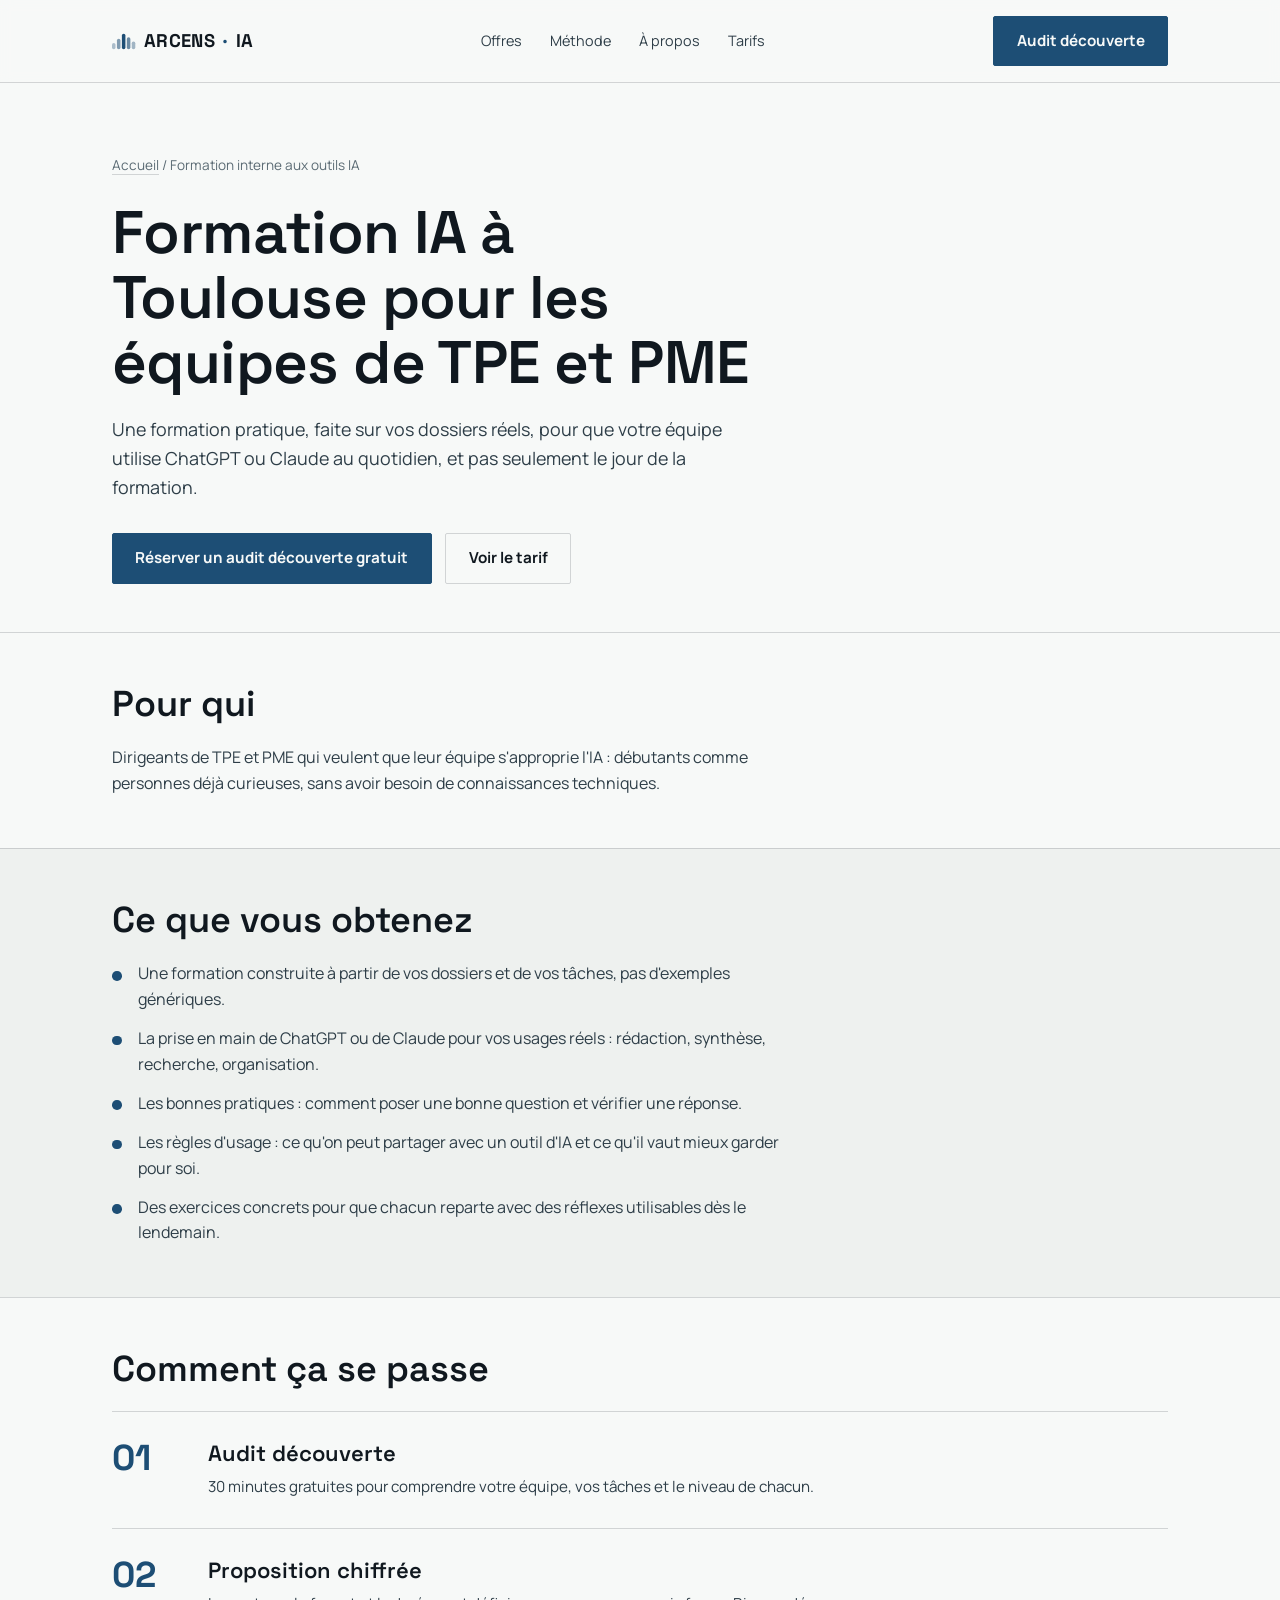
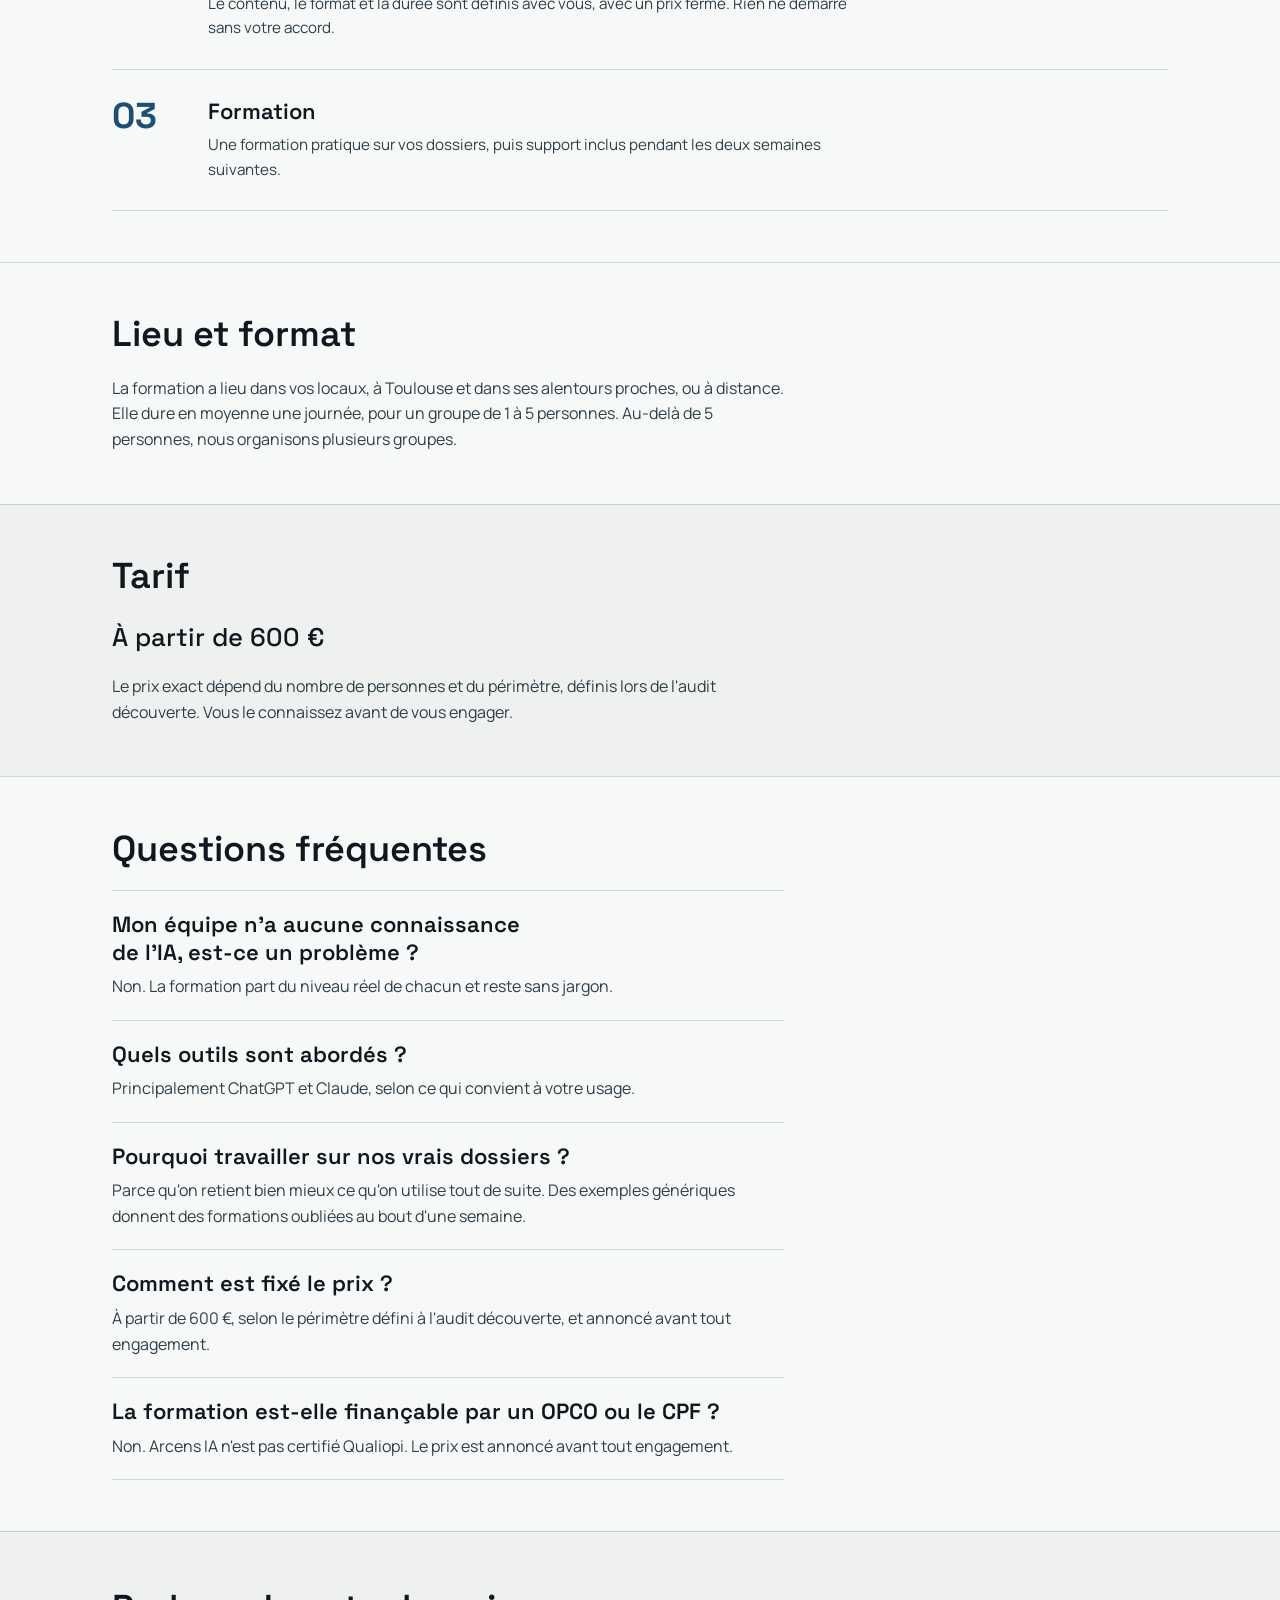
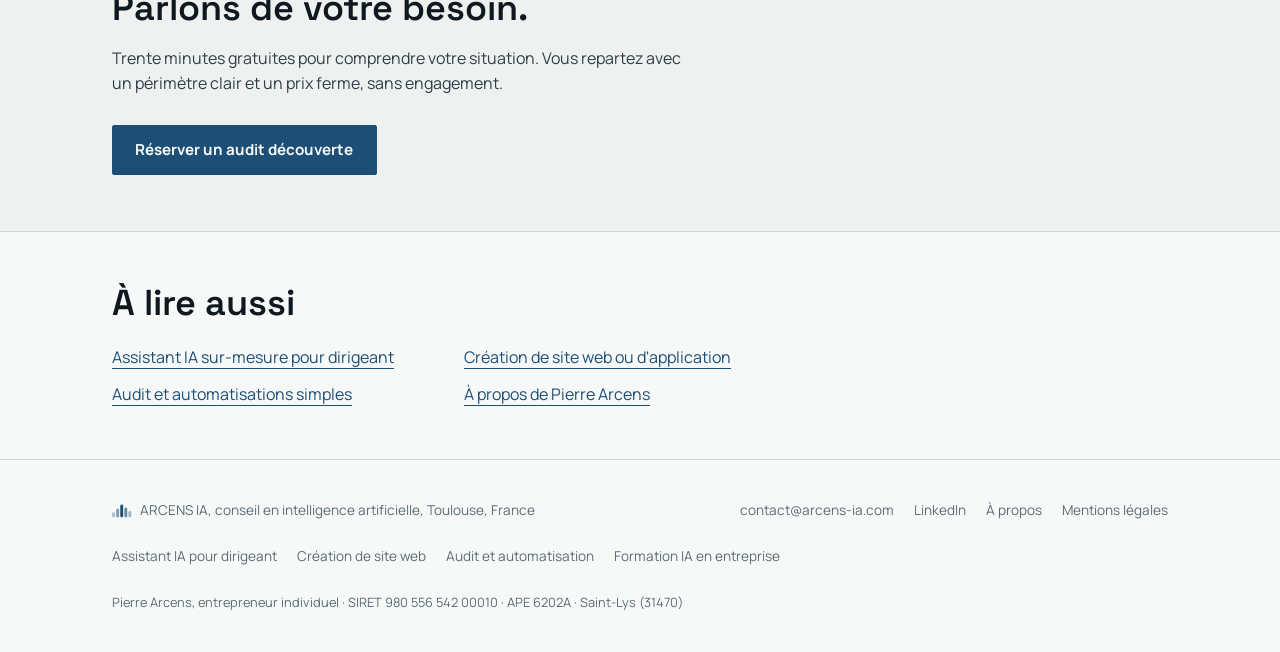
<file: formation-ia-entreprise/index.html>
<!DOCTYPE html>
<html lang="fr">
<head>
<meta charset="UTF-8" />
<meta name="viewport" content="width=device-width, initial-scale=1.0" />
<title>Formation IA à Toulouse pour TPE et PME | Arcens IA</title>
<meta name="description" content="Formation IA à Toulouse sur vos dossiers réels, pour que votre équipe utilise ChatGPT ou Claude au quotidien. À partir de 600 €." />
<meta name="robots" content="index, follow, max-image-preview:large" />
<link rel="canonical" href="https://arcens-ia.com/formation-ia-entreprise/" />
<meta property="og:type" content="website" />
<meta property="og:site_name" content="Arcens IA" />
<meta property="og:title" content="Formation IA à Toulouse pour TPE et PME | Arcens IA" />
<meta property="og:description" content="Formation IA à Toulouse sur vos dossiers réels, pour que votre équipe utilise ChatGPT ou Claude au quotidien. À partir de 600 €." />
<meta property="og:url" content="https://arcens-ia.com/formation-ia-entreprise/" />
<meta property="og:image" content="https://arcens-ia.com/og-image.png" />
<meta property="og:locale" content="fr_FR" />
<meta name="twitter:card" content="summary_large_image" />
<meta name="twitter:title" content="Formation IA à Toulouse pour TPE et PME | Arcens IA" />
<meta name="twitter:description" content="Formation IA à Toulouse sur vos dossiers réels, pour que votre équipe utilise ChatGPT ou Claude au quotidien. À partir de 600 €." />
<meta name="twitter:image" content="https://arcens-ia.com/og-image.png" />
<link rel="icon" href="/favicon.svg" type="image/svg+xml" />
<link rel="icon" href="/favicon-32.png" sizes="32x32" type="image/png" />
<link rel="apple-touch-icon" href="/apple-touch-icon.png" />
<link rel="preload" href="/fonts/manrope-latin.woff2" as="font" type="font/woff2" crossorigin />
<link rel="preload" href="/fonts/space-grotesk-latin.woff2" as="font" type="font/woff2" crossorigin />
<link rel="stylesheet" href="/site.css" />
<script type="application/ld+json">
{
  "@context": "https://schema.org",
  "@graph": [
    {
      "@type": "Service",
      "@id": "https://arcens-ia.com/formation-ia-entreprise/#service",
      "name": "Formation interne aux outils IA",
      "description": "Formation IA à Toulouse sur vos dossiers réels, pour que votre équipe utilise ChatGPT ou Claude au quotidien. À partir de 600 €.",
      "url": "https://arcens-ia.com/formation-ia-entreprise/",
      "provider": {
        "@id": "https://arcens-ia.com/#organization"
      },
      "areaServed": [
        {
          "@type": "Country",
          "name": "France"
        },
        {
          "@type": "City",
          "name": "Toulouse"
        }
      ],
      "offers": {
        "@type": "Offer",
        "priceSpecification": {
          "@type": "PriceSpecification",
          "minPrice": 600,
          "priceCurrency": "EUR"
        },
        "url": "https://arcens-ia.com/formation-ia-entreprise/"
      }
    },
    {
      "@type": "BreadcrumbList",
      "itemListElement": [
        {
          "@type": "ListItem",
          "position": 1,
          "name": "Accueil",
          "item": "https://arcens-ia.com/"
        },
        {
          "@type": "ListItem",
          "position": 2,
          "name": "Formation interne aux outils IA",
          "item": "https://arcens-ia.com/formation-ia-entreprise/"
        }
      ]
    }
  ]
}
</script>
</head>
<body>

<a href="#top" class="skip-link">Aller au contenu</a>

<header class="site-header">
  <div class="wrap">
    <a href="/" class="wordmark">
      <svg class="logo-mark" viewBox="0 0 34 24" width="24" height="17" xmlns="http://www.w3.org/2000/svg" aria-hidden="true" focusable="false"><rect x="0" y="14" width="5" height="9" fill="var(--accent-c)" rx="2.5" opacity="0.35"/><rect x="7" y="8" width="5" height="15" fill="var(--accent-c)" rx="2.5" opacity="0.55"/><rect x="14" y="1" width="5" height="22" fill="var(--accent-c)" rx="2.5"/><rect x="21" y="6" width="5" height="17" fill="var(--accent-c)" rx="2.5" opacity="0.65"/><rect x="28" y="12" width="5" height="11" fill="var(--accent-c)" rx="2.5" opacity="0.4"/></svg>
      ARCENS<span>·</span>IA</a>
    <nav>
      <ul class="nav-links">
        <li><a href="/#offres">Offres</a></li>
        <li><a href="/#methode">Méthode</a></li>
        <li><a href="/a-propos/">À propos</a></li>
        <li><a href="/#tarifs">Tarifs</a></li>
      </ul>
    </nav>
    <a href="/#contact" class="btn btn-primary">Audit découverte</a>
  </div>
</header>

<main id="top">
  <section class="page-hero wrap">
    <nav class="breadcrumb" aria-label="Fil d'Ariane"><a href="/">Accueil</a> / Formation interne aux outils IA</nav>
    <h1>Formation IA à Toulouse pour les équipes de TPE et PME</h1>
    <p class="lead">Une formation pratique, faite sur vos dossiers réels, pour que votre équipe utilise ChatGPT ou Claude au quotidien, et pas seulement le jour de la formation.</p>
    <div class="hero-actions">
      <a href="/#contact" class="btn btn-primary">Réserver un audit découverte gratuit</a>
      <a href="#tarif" class="btn btn-ghost">Voir le tarif</a>
    </div>
  </section>

  <section class="content-section">
    <div class="wrap">
      <h2>Pour qui</h2>
      <p>Dirigeants de TPE et PME qui veulent que leur équipe s'approprie l'IA : débutants comme personnes déjà curieuses, sans avoir besoin de connaissances techniques.</p>
    </div>
  </section>

  <section class="content-section section-alt">
    <div class="wrap">
      <h2>Ce que vous obtenez</h2>
      <ul class="checklist">
      <li>Une formation construite à partir de vos dossiers et de vos tâches, pas d'exemples génériques.</li>
      <li>La prise en main de ChatGPT ou de Claude pour vos usages réels : rédaction, synthèse, recherche, organisation.</li>
      <li>Les bonnes pratiques : comment poser une bonne question et vérifier une réponse.</li>
      <li>Les règles d'usage : ce qu'on peut partager avec un outil d'IA et ce qu'il vaut mieux garder pour soi.</li>
      <li>Des exercices concrets pour que chacun reparte avec des réflexes utilisables dès le lendemain.</li>
      </ul>

    </div>
  </section>

  <section class="content-section">
    <div class="wrap">
      <h2>Comment ça se passe</h2>
      <div class="method-list">
    <div class="method-step">
      <span class="method-num">01</span>
      <div class="method-body"><h3>Audit découverte</h3><p>30 minutes gratuites pour comprendre votre équipe, vos tâches et le niveau de chacun.</p></div>
    </div>
    <div class="method-step">
      <span class="method-num">02</span>
      <div class="method-body"><h3>Proposition chiffrée</h3><p>Le contenu, le format et la durée sont définis avec vous, avec un prix ferme. Rien ne démarre sans votre accord.</p></div>
    </div>
    <div class="method-step">
      <span class="method-num">03</span>
      <div class="method-body"><h3>Formation</h3><p>Une formation pratique sur vos dossiers, puis support inclus pendant les deux semaines suivantes.</p></div>
    </div>
      </div>
    </div>
  </section>

  <section class="content-section">
    <div class="wrap">
      <h2>Lieu et format</h2>
      <p>La formation a lieu dans vos locaux, à Toulouse et dans ses alentours proches, ou à distance. Elle dure en moyenne une journée, pour un groupe de 1 à 5 personnes. Au-delà de 5 personnes, nous organisons plusieurs groupes.</p>
    </div>
  </section>

  <section class="content-section section-alt" id="tarif">
    <div class="wrap">
      <h2>Tarif</h2>
      <p class="price-line">À partir de 600 €</p>
      <p>Le prix exact dépend du nombre de personnes et du périmètre, définis lors de l'audit découverte. Vous le connaissez avant de vous engager.</p>
    </div>
  </section>

  <section class="content-section">
    <div class="wrap">
      <h2>Questions fréquentes</h2>
    <div class="faq-item"><h3>Mon équipe n'a aucune connaissance de l'IA, est-ce un problème ?</h3><p>Non. La formation part du niveau réel de chacun et reste sans jargon.</p></div>
    <div class="faq-item"><h3>Quels outils sont abordés ?</h3><p>Principalement ChatGPT et Claude, selon ce qui convient à votre usage.</p></div>
    <div class="faq-item"><h3>Pourquoi travailler sur nos vrais dossiers ?</h3><p>Parce qu'on retient bien mieux ce qu'on utilise tout de suite. Des exemples génériques donnent des formations oubliées au bout d'une semaine.</p></div>
    <div class="faq-item"><h3>Comment est fixé le prix ?</h3><p>À partir de 600 €, selon le périmètre défini à l'audit découverte, et annoncé avant tout engagement.</p></div>
    <div class="faq-item"><h3>La formation est-elle finançable par un OPCO ou le CPF ?</h3><p>Non. Arcens IA n'est pas certifié Qualiopi. Le prix est annoncé avant tout engagement.</p></div>
    </div>
  </section>

  <section class="cta-band">
    <div class="wrap">
      <h2>Parlons de votre besoin.</h2>
      <p>Trente minutes gratuites pour comprendre votre situation. Vous repartez avec un périmètre clair et un prix ferme, sans engagement.</p>
      <a href="/#contact" class="btn btn-primary">Réserver un audit découverte</a>
    </div>
  </section>

  <section class="content-section">
    <div class="wrap">
      <h2>À lire aussi</h2>
      <ul class="related">
<li><a href="/assistant-ia-dirigeant/">Assistant IA sur-mesure pour dirigeant</a></li>
<li><a href="/creation-site-web/">Création de site web ou d'application</a></li>
<li><a href="/audit-automatisation/">Audit et automatisations simples</a></li>
<li><a href="/a-propos/">À propos de Pierre Arcens</a></li>
      </ul>
    </div>
  </section>
</main>

<footer class="site-footer">
  <div class="wrap footer-grid">
    <span class="footer-brand">
      <svg class="logo-mark" viewBox="0 0 34 24" width="20" height="14" xmlns="http://www.w3.org/2000/svg" aria-hidden="true" focusable="false"><rect x="0" y="14" width="5" height="9" fill="var(--accent-c)" rx="2.5" opacity="0.35"/><rect x="7" y="8" width="5" height="15" fill="var(--accent-c)" rx="2.5" opacity="0.55"/><rect x="14" y="1" width="5" height="22" fill="var(--accent-c)" rx="2.5"/><rect x="21" y="6" width="5" height="17" fill="var(--accent-c)" rx="2.5" opacity="0.65"/><rect x="28" y="12" width="5" height="11" fill="var(--accent-c)" rx="2.5" opacity="0.4"/></svg>
      ARCENS IA, conseil en intelligence artificielle, Toulouse, France
    </span>
    <ul class="footer-links">
      <li><a href="mailto:contact@arcens-ia.com">contact@arcens-ia.com</a></li>
      <li><a href="https://www.linkedin.com/in/pierrearcens/" target="_blank" rel="noopener">LinkedIn</a></li>
      <li><a href="/a-propos/">À propos</a></li>
      <li><a href="/mentions-legales.html">Mentions légales</a></li>
    </ul>
    <ul class="footer-links footer-services">
      <li><a href="/assistant-ia-dirigeant/">Assistant IA pour dirigeant</a></li>
      <li><a href="/creation-site-web/">Création de site web</a></li>
      <li><a href="/audit-automatisation/">Audit et automatisation</a></li>
      <li><a href="/formation-ia-entreprise/">Formation IA en entreprise</a></li>
    </ul>
    <p class="footer-legal">Pierre Arcens, entrepreneur individuel · SIRET 980 556 542 00010 · APE 6202A · Saint-Lys (31470)</p>
  </div>
</footer>

</body>
</html>
</file>
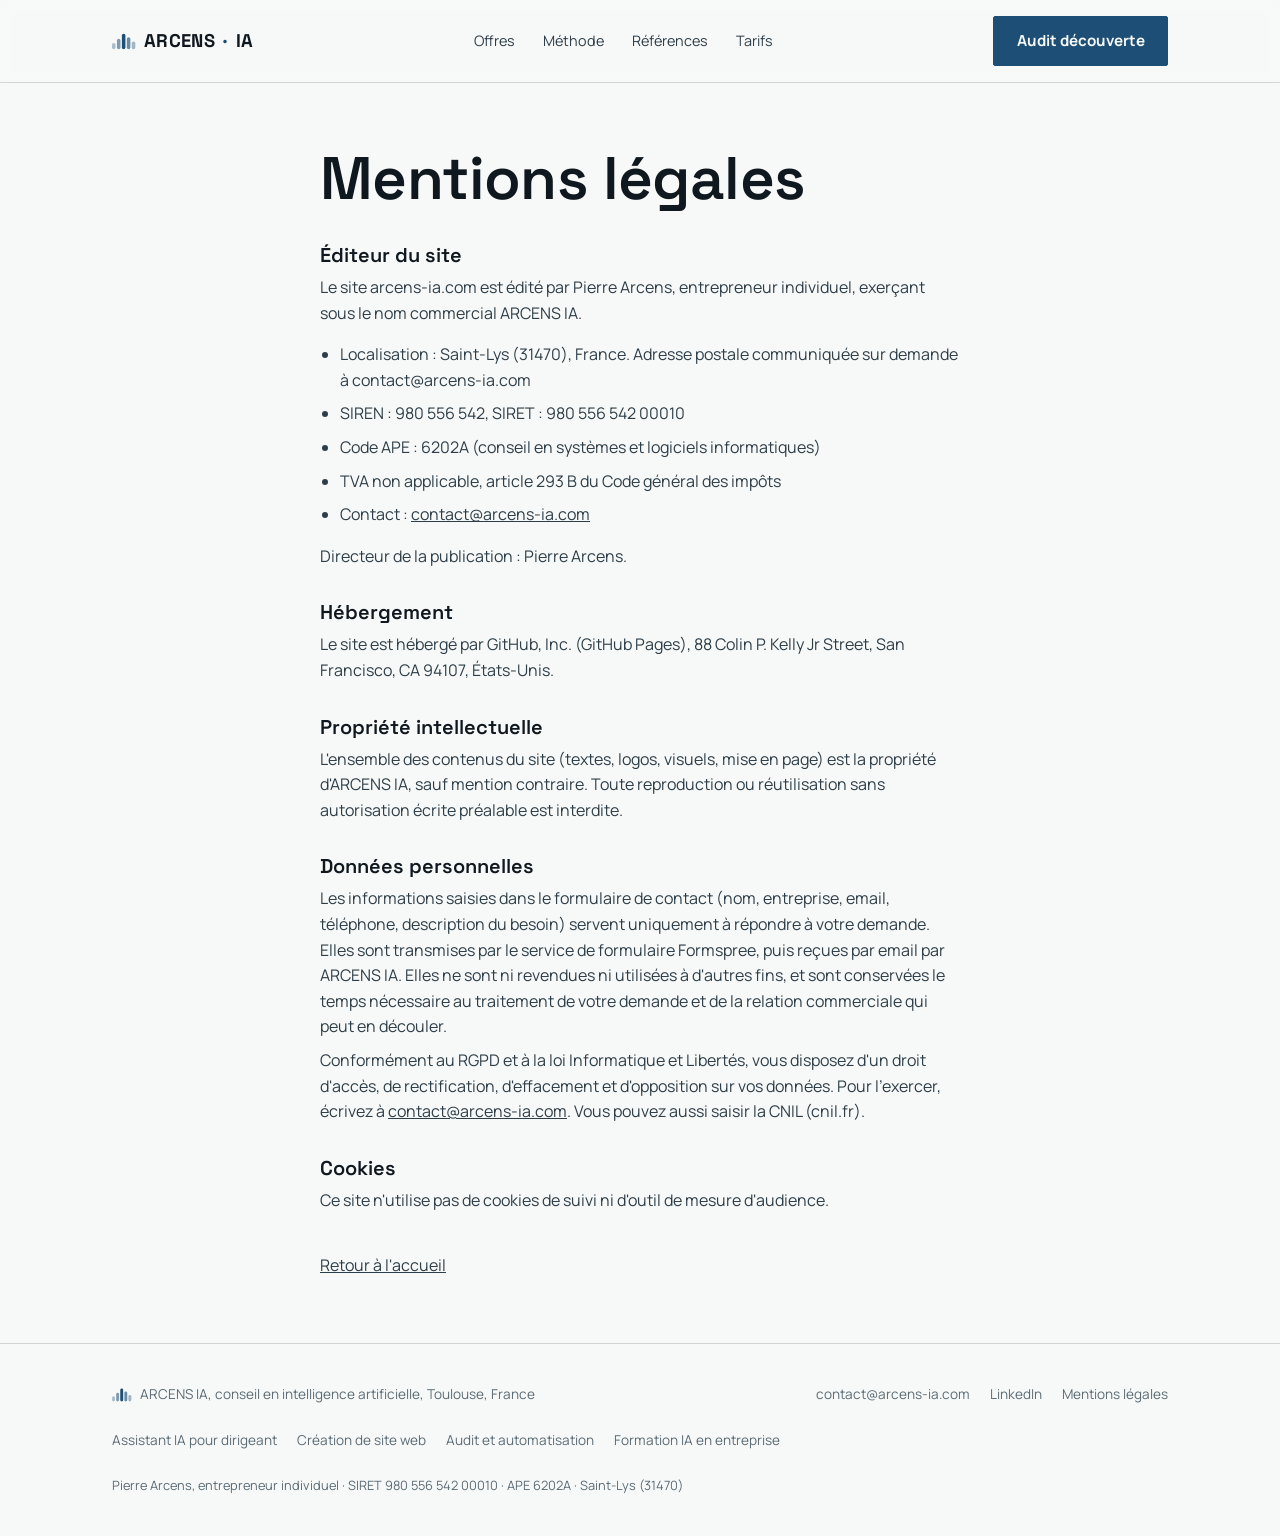
<file: mentions-legales.html>
<!DOCTYPE html>
<html lang="fr">
<head>
<meta charset="UTF-8" />
<meta name="viewport" content="width=device-width, initial-scale=1.0" />
<title>Mentions légales, Arcens IA</title>
<meta name="description" content="Mentions légales du site arcens-ia.com : éditeur, hébergeur, données personnelles." />
<link rel="canonical" href="https://arcens-ia.com/mentions-legales.html" />
<link rel="icon" href="/favicon.svg" type="image/svg+xml" />
<link rel="icon" href="/favicon-32.png" sizes="32x32" type="image/png" />
<link rel="apple-touch-icon" href="/apple-touch-icon.png" />
<link rel="preload" href="/fonts/manrope-latin.woff2" as="font" type="font/woff2" crossorigin />
<link rel="preload" href="/fonts/space-grotesk-latin.woff2" as="font" type="font/woff2" crossorigin />
<style>
  @font-face { font-family: 'Manrope'; font-style: normal; font-weight: 400; font-display: swap; src: url(/fonts/manrope-latin.woff2) format('woff2'); }
  @font-face { font-family: 'Manrope'; font-style: normal; font-weight: 500; font-display: swap; src: url(/fonts/manrope-latin.woff2) format('woff2'); }
  @font-face { font-family: 'Manrope'; font-style: normal; font-weight: 600; font-display: swap; src: url(/fonts/manrope-latin.woff2) format('woff2'); }
  @font-face { font-family: 'Manrope'; font-style: normal; font-weight: 700; font-display: swap; src: url(/fonts/manrope-latin.woff2) format('woff2'); }
  @font-face { font-family: 'Manrope'; font-style: normal; font-weight: 800; font-display: swap; src: url(/fonts/manrope-latin.woff2) format('woff2'); }
  @font-face { font-family: 'Space Grotesk'; font-style: normal; font-weight: 500; font-display: swap; src: url(/fonts/space-grotesk-latin.woff2) format('woff2'); }
  @font-face { font-family: 'Space Grotesk'; font-style: normal; font-weight: 600; font-display: swap; src: url(/fonts/space-grotesk-latin.woff2) format('woff2'); }
  @font-face { font-family: 'Space Grotesk'; font-style: normal; font-weight: 700; font-display: swap; src: url(/fonts/space-grotesk-latin.woff2) format('woff2'); }
  :root {
    --ink-900: #10181f;
    --ink-700: #2e3e48;
    --ink-500: #5b6b74;
    --paper-000: #f7f9f8;
    --paper-050: #eef1ef;
    --paper-100: #e1e6e3;
    --accent: #1d4e75;
    --accent-soft: #3e6e99;

    --bg: var(--paper-000);
    --surface: var(--paper-050);
    --surface-alt: var(--paper-100);
    --text: var(--ink-900);
    --text-soft: var(--ink-700);
    --text-muted: var(--ink-500);
    --border: rgba(16, 24, 31, 0.16);
    --accent-c: var(--accent);
    --accent-c-soft: var(--accent-soft);
    --on-accent: #f7f9f8;
  }

  @media (prefers-color-scheme: dark) {
    :root:not([data-theme="light"]) {
      --bg: #10181f;
      --surface: #182530;
      --surface-alt: #1f2e3a;
      --text: #eef1ef;
      --text-soft: #c3cbc8;
      --text-muted: #8ca0a8;
      --border: rgba(238, 241, 239, 0.16);
      --accent-c: #5b9bd5;
      --accent-c-soft: #7fb2e0;
      --on-accent: #10181f;
    }
  }

  :root[data-theme="dark"] {
    --bg: #10181f;
    --surface: #182530;
    --surface-alt: #1f2e3a;
    --text: #eef1ef;
    --text-soft: #c3cbc8;
    --text-muted: #8ca0a8;
    --border: rgba(238, 241, 239, 0.16);
    --accent-c: #5b9bd5;
    --accent-c-soft: #7fb2e0;
    --on-accent: #10181f;
  }

  * { box-sizing: border-box; }

  html {
    scroll-behavior: smooth;
  }

  @media (prefers-reduced-motion: reduce) {
    html { scroll-behavior: auto; }
    *, *::before, *::after {
      animation-duration: 0.01ms !important;
      animation-iteration-count: 1 !important;
      transition-duration: 0.01ms !important;
    }
  }

  body {
    margin: 0;
    background: var(--bg);
    color: var(--text);
    font-family: "Manrope", "Segoe UI", Arial, sans-serif;
    font-size: 16px;
    line-height: 1.6;
    -webkit-font-smoothing: antialiased;
  }

  .wrap {
    max-width: 72rem;
    margin: 0 auto;
    padding-inline: clamp(1.25rem, 4vw, 3rem);
  }

  h1, h2, h3 {
    font-family: "Space Grotesk", "Segoe UI", Arial, sans-serif;
    font-weight: 600;
    text-wrap: balance;
    color: var(--text);
    margin: 0;
  }

  h1 { font-size: clamp(2.25rem, 1.5rem + 3vw, 3.75rem); line-height: 1.08; letter-spacing: -0.01em; }
  h2 { font-size: clamp(1.75rem, 1.3rem + 1.8vw, 2.25rem); line-height: 1.15; }
  h3 { font-size: clamp(1.15rem, 1rem + 0.6vw, 1.375rem); line-height: 1.25; }

  p { margin: 0; color: var(--text-soft); }

  .eyebrow {
    font-family: "Cascadia Mono", "SF Mono", Consolas, "Courier New", monospace;
    font-size: 0.75rem;
    letter-spacing: 0.12em;
    text-transform: uppercase;
    color: var(--accent-c);
    display: inline-block;
  }

  a { color: inherit; }

  .btn {
    display: inline-flex;
    align-items: center;
    gap: 0.5rem;
    font-family: "Manrope", "Segoe UI", Arial, sans-serif;
    font-size: 0.95rem;
    font-weight: 700;
    text-decoration: none;
    padding: 0.75rem 1.4rem;
    border-radius: 2px;
    border: 1px solid transparent;
    cursor: pointer;
    transition: background-color 0.15s ease, color 0.15s ease, border-color 0.15s ease;
  }
  .btn-primary {
    background: var(--accent-c);
    color: var(--on-accent);
    border-color: var(--accent-c);
  }
  .btn-primary:hover { background: var(--accent-c-soft); border-color: var(--accent-c-soft); }
  .btn-ghost {
    background: transparent;
    color: var(--text);
    border-color: var(--border);
  }
  .btn-ghost:hover { border-color: var(--accent-c); color: var(--accent-c); }
  .btn:focus-visible {
    outline: 2px solid var(--accent-c);
    outline-offset: 2px;
  }
  .btn:active { transform: scale(0.98); }

  .skip-link {
    position: absolute;
    top: -3rem;
    left: 1rem;
    z-index: 50;
    background: var(--accent-c);
    color: var(--on-accent);
    font-family: "Manrope", "Segoe UI", Arial, sans-serif;
    font-size: 0.9rem;
    font-weight: 700;
    padding: 0.6rem 1rem;
    border-radius: 2px;
    text-decoration: none;
    transition: top 0.15s ease;
  }
  .skip-link:focus { top: 1rem; }

  /* Header */
  .site-header {
    position: sticky;
    top: 0;
    z-index: 20;
    background: color-mix(in srgb, var(--bg) 88%, transparent);
    backdrop-filter: blur(6px);
    border-bottom: 1px solid var(--border);
  }
  .site-header .wrap {
    display: flex;
    align-items: center;
    justify-content: space-between;
    gap: 1rem;
    padding-block: 1rem;
  }
  .wordmark {
    display: inline-flex;
    align-items: center;
    gap: 0.5rem;
    font-family: "Space Grotesk", "Segoe UI", Arial, sans-serif;
    font-weight: 700;
    font-size: 1.15rem;
    letter-spacing: 0.02em;
    text-decoration: none;
    color: var(--text);
  }
  .wordmark span { color: var(--accent-c); }
  .logo-mark { flex: none; display: block; }
  .footer-brand {
    display: inline-flex;
    align-items: center;
    gap: 0.5rem;
  }
  .nav-links {
    display: flex;
    gap: 1.75rem;
    list-style: none;
    margin: 0;
    padding: 0;
  }
  .nav-links a {
    text-decoration: none;
    font-size: 0.9rem;
    color: var(--text-soft);
    transition: color 0.15s ease;
  }
  .nav-links a:hover { color: var(--accent-c); }
  @media (max-width: 42rem) {
    .nav-links { display: none; }
  }

  /* Hero */
  .hero {
    padding-block: clamp(3rem, 8vw, 6rem) clamp(2.5rem, 6vw, 4rem);
    display: grid;
    grid-template-columns: 1.2fr 0.8fr;
    gap: clamp(2rem, 5vw, 4rem);
    align-items: center;
  }
  @media (max-width: 56rem) {
    .hero { grid-template-columns: 1fr; }
  }
  .hero-eyebrow { margin-bottom: 1.25rem; }
  .hero h1 { margin-bottom: 1.25rem; }
  .hero-sub {
    font-size: 1.1rem;
    max-width: 34rem;
    margin-bottom: 2rem;
  }
  .hero-actions { display: flex; gap: 0.85rem; flex-wrap: wrap; }
  .hero-figure { position: relative; }
  .hero-figure svg { width: 100%; height: auto; display: block; }
  .hero-grid line { stroke: var(--border); stroke-width: 1; }
  .hero-bars rect {
    fill: var(--accent-c);
    transform-box: fill-box;
    transform-origin: bottom center;
    transform: scaleY(0);
    animation: rise-bar 0.7s ease forwards;
  }
  .hero-bars rect:nth-child(1) { animation-delay: 0.05s; }
  .hero-bars rect:nth-child(2) { animation-delay: 0.15s; }
  .hero-bars rect:nth-child(3) { animation-delay: 0.25s; }
  .hero-bars rect:nth-child(4) { animation-delay: 0.35s; }
  .hero-bars rect:nth-child(5) { animation-delay: 0.45s; }
  @keyframes rise-bar { to { transform: scaleY(1); } }

  /* Sections */
  .section { padding-block: clamp(3rem, 6vw, 4.5rem); border-top: 1px solid var(--border); }
  .section-head { max-width: 40rem; margin-bottom: clamp(2rem, 4vw, 3rem); }
  .section-head .eyebrow { margin-bottom: 0.75rem; }
  .section-head p { margin-top: 1rem; font-size: 1.05rem; }
  .section-alt { background: var(--surface); }

  /* Problem */
  .problem-body { max-width: 42rem; font-size: 1.05rem; }
  .problem-body p + p { margin-top: 1rem; }

  /* Offers */
  .offers-list {
    display: flex;
    flex-direction: column;
  }
  .offer-item {
    display: grid;
    grid-template-columns: auto 1fr auto;
    align-items: baseline;
    column-gap: 1rem;
    row-gap: 0.5rem;
    padding-block: 1.75rem;
    border-top: 1px solid var(--border);
  }
  .offer-item:last-child { border-bottom: 1px solid var(--border); }
  .offer-item h3 { transition: color 0.15s ease; }
  .offer-item:hover h3 { color: var(--accent-c); }
  .offer-item p { grid-column: 1 / -1; font-size: 0.96rem; max-width: 42rem; }
  @media (max-width: 30rem) {
    .offer-item { grid-template-columns: auto 1fr; }
    .offer-price { grid-column: 1 / -1; justify-self: start; }
  }
  .offer-code {
    font-family: "Space Grotesk", "Segoe UI", Arial, sans-serif;
    font-weight: 600;
    font-size: 0.75rem;
    letter-spacing: 0.08em;
    color: var(--text-muted);
    border: 1px solid var(--border);
    padding: 0.15rem 0.5rem;
  }
  .offer-price {
    font-family: "Cascadia Mono", "SF Mono", Consolas, monospace;
    font-size: 0.8rem;
    color: var(--accent-c);
    white-space: nowrap;
  }

  /* Method */
  .method-list {
    display: flex;
    flex-direction: column;
  }
  .method-step {
    display: grid;
    grid-template-columns: 4.5rem 1fr;
    gap: 1.5rem;
    align-items: start;
    padding-block: 1.75rem;
    border-top: 1px solid var(--border);
  }
  .method-step:last-child { border-bottom: 1px solid var(--border); }
  @media (max-width: 36rem) {
    .method-step { grid-template-columns: 1fr; gap: 0.5rem; }
  }
  .method-num {
    font-family: "Space Grotesk", "Segoe UI", Arial, sans-serif;
    font-weight: 700;
    font-size: 2.25rem;
    line-height: 1;
    color: var(--accent-c);
  }
  .method-step h3 { margin-bottom: 0.5rem; }
  .method-step p { font-size: 0.95rem; max-width: 34rem; }

  /* Proof */
  .proof-grid {
    display: grid;
    grid-template-columns: repeat(2, 1fr);
    gap: 1.25rem;
  }
  @media (max-width: 42rem) { .proof-grid { grid-template-columns: 1fr; } }
  .proof-card {
    padding: 1.75rem;
    border: 1px solid var(--border);
    background: var(--surface);
  }
  .proof-card .eyebrow { margin-bottom: 0.6rem; }
  .proof-card h3 { margin-bottom: 0.6rem; }
  .proof-card p { font-size: 0.96rem; }
  .proof-link {
    display: inline-block;
    margin-top: 0.85rem;
    font-size: 0.85rem;
    color: var(--accent-c);
    text-decoration: none;
    border-bottom: 1px solid var(--accent-c);
  }
  .proof-status {
    display: inline-block;
    margin-top: 0.85rem;
    font-family: "Cascadia Mono", "SF Mono", Consolas, monospace;
    font-size: 0.78rem;
    color: var(--text-muted);
  }

  /* Pricing */
  .pricing-grid {
    display: grid;
    grid-template-columns: repeat(3, 1fr);
    gap: 1.25rem;
  }
  @media (max-width: 56rem) { .pricing-grid { grid-template-columns: 1fr; } }
  .price-tier {
    border: 1px solid var(--border);
    padding: 1.75rem;
    display: flex;
    flex-direction: column;
    gap: 0.5rem;
  }
  .price-tier.is-featured { border-color: var(--accent-c); background: var(--surface); }
  .price-tier .eyebrow { margin-bottom: 0.35rem; }
  .price-amount {
    font-family: "Space Grotesk", "Segoe UI", Arial, sans-serif;
    font-size: 1.6rem;
    color: var(--text);
    margin: 0.35rem 0 0.6rem;
  }
  .price-tier p { font-size: 0.92rem; }
  .pricing-note { margin-top: 1.5rem; font-size: 0.9rem; color: var(--text-muted); max-width: 38rem; }

  /* Contact */
  .contact-grid {
    display: grid;
    grid-template-columns: 0.9fr 1.1fr;
    gap: clamp(2rem, 5vw, 4rem);
  }
  @media (max-width: 56rem) { .contact-grid { grid-template-columns: 1fr; } }
  .contact-info p { margin-top: 1rem; font-size: 0.98rem; }
  .contact-direct {
    margin-top: 1.75rem;
    padding-top: 1.5rem;
    border-top: 1px solid var(--border);
    font-size: 0.92rem;
  }
  .contact-direct a { color: var(--accent-c); text-decoration: none; border-bottom: 1px solid var(--accent-c); }

  form { display: flex; flex-direction: column; gap: 1rem; }
  .form-row { display: grid; grid-template-columns: 1fr 1fr; gap: 1rem; }
  @media (max-width: 30rem) { .form-row { grid-template-columns: 1fr; } }
  .form-field { display: flex; flex-direction: column; gap: 0.4rem; }
  .form-field label {
    font-size: 0.8rem;
    letter-spacing: 0.03em;
    color: var(--text-muted);
  }
  .form-field input,
  .form-field select,
  .form-field textarea {
    font-family: "Manrope", "Segoe UI", Arial, sans-serif;
    font-size: 0.98rem;
    color: var(--text);
    background: var(--surface);
    border: 1px solid var(--border);
    border-radius: 2px;
    padding: 0.65rem 0.75rem;
  }
  .form-field textarea { resize: vertical; min-height: 6rem; }
  .form-field input:focus-visible,
  .form-field select:focus-visible,
  .form-field textarea:focus-visible {
    outline: 2px solid var(--accent-c);
    outline-offset: 1px;
  }
  .form-submit { display: flex; align-items: center; gap: 1rem; margin-top: 0.25rem; }
  .form-status { font-size: 0.88rem; }
  .form-status[data-state="ok"] { color: #4f8f5b; }
  .form-status[data-state="error"] { color: #b3543f; }

  /* Footer */
  .site-footer { border-top: 1px solid var(--border); padding-block: 2.5rem; }
  .footer-grid {
    display: flex;
    justify-content: space-between;
    flex-wrap: wrap;
    gap: 1.5rem;
    font-size: 0.85rem;
    color: var(--text-muted);
  }
  .footer-links { display: flex; gap: 1.25rem; list-style: none; margin: 0; padding: 0; }
  .footer-links a { text-decoration: none; color: var(--text-muted); }
  .footer-links a:hover { color: var(--accent-c); }
  .footer-services { flex-basis: 100%; flex-wrap: wrap; }
  .footer-legal { flex-basis: 100%; font-size: 0.8rem; color: var(--text-muted); }
  .legal { max-width: 46rem; padding-block: clamp(2.5rem, 5vw, 4rem); }
  .legal h1 { margin-bottom: 2rem; }
  .legal h2 { font-size: 1.25rem; margin: 2rem 0 0.5rem; }
  .legal p, .legal li { margin-top: 0.5rem; }
  .legal ul { padding-left: 1.25rem; color: var(--text-soft); }
</style>
</head>
<body>

<a href="#top" class="skip-link">Aller au contenu</a>

<header class="site-header">
  <div class="wrap">
    <a href="/" class="wordmark">
      <svg class="logo-mark" viewBox="0 0 34 24" width="24" height="17" xmlns="http://www.w3.org/2000/svg" aria-hidden="true" focusable="false">
        <rect x="0"  y="14" width="5" height="9"  fill="var(--accent-c)" rx="2.5" opacity="0.35"/>
        <rect x="7"  y="8"  width="5" height="15" fill="var(--accent-c)" rx="2.5" opacity="0.55"/>
        <rect x="14" y="1"  width="5" height="22" fill="var(--accent-c)" rx="2.5"/>
        <rect x="21" y="6"  width="5" height="17" fill="var(--accent-c)" rx="2.5" opacity="0.65"/>
        <rect x="28" y="12" width="5" height="11" fill="var(--accent-c)" rx="2.5" opacity="0.4"/>
      </svg>
      ARCENS<span>·</span>IA</a>
    <nav>
      <ul class="nav-links">
        <li><a href="/#offres">Offres</a></li>
        <li><a href="/#methode">Méthode</a></li>
        <li><a href="/#references">Références</a></li>
        <li><a href="/#tarifs">Tarifs</a></li>
      </ul>
    </nav>
    <a href="/#contact" class="btn btn-primary">Audit découverte</a>
  </div>
</header>

<main id="top" class="wrap legal">
  <h1>Mentions légales</h1>

  <h2>Éditeur du site</h2>
  <p>Le site arcens-ia.com est édité par Pierre Arcens, entrepreneur individuel, exerçant sous le nom commercial ARCENS IA.</p>
  <ul>
    <li>Localisation : Saint-Lys (31470), France. Adresse postale communiquée sur demande à contact@arcens-ia.com</li>
    <li>SIREN : 980 556 542, SIRET : 980 556 542 00010</li>
    <li>Code APE : 6202A (conseil en systèmes et logiciels informatiques)</li>
    <li>TVA non applicable, article 293 B du Code général des impôts</li>
    <li>Contact : <a href="mailto:contact@arcens-ia.com">contact@arcens-ia.com</a></li>
  </ul>
  <p>Directeur de la publication : Pierre Arcens.</p>

  <h2>Hébergement</h2>
  <p>Le site est hébergé par GitHub, Inc. (GitHub Pages), 88 Colin P. Kelly Jr Street, San Francisco, CA 94107, États-Unis.</p>

  <h2>Propriété intellectuelle</h2>
  <p>L'ensemble des contenus du site (textes, logos, visuels, mise en page) est la propriété d'ARCENS IA, sauf mention contraire. Toute reproduction ou réutilisation sans autorisation écrite préalable est interdite.</p>

  <h2>Données personnelles</h2>
  <p>Les informations saisies dans le formulaire de contact (nom, entreprise, email, téléphone, description du besoin) servent uniquement à répondre à votre demande. Elles sont transmises par le service de formulaire Formspree, puis reçues par email par ARCENS IA. Elles ne sont ni revendues ni utilisées à d'autres fins, et sont conservées le temps nécessaire au traitement de votre demande et de la relation commerciale qui peut en découler.</p>
  <p>Conformément au RGPD et à la loi Informatique et Libertés, vous disposez d'un droit d'accès, de rectification, d'effacement et d'opposition sur vos données. Pour l'exercer, écrivez à <a href="mailto:contact@arcens-ia.com">contact@arcens-ia.com</a>. Vous pouvez aussi saisir la CNIL (cnil.fr).</p>

  <h2>Cookies</h2>
  <p>Ce site n'utilise pas de cookies de suivi ni d'outil de mesure d'audience.</p>

  <p style="margin-top:2.5rem;"><a href="/">Retour à l'accueil</a></p>
</main>

<footer class="site-footer">
  <div class="wrap footer-grid">
    <span class="footer-brand">
      <svg class="logo-mark" viewBox="0 0 34 24" width="20" height="14" xmlns="http://www.w3.org/2000/svg" aria-hidden="true" focusable="false">
        <rect x="0"  y="14" width="5" height="9"  fill="var(--accent-c)" rx="2.5" opacity="0.35"/>
        <rect x="7"  y="8"  width="5" height="15" fill="var(--accent-c)" rx="2.5" opacity="0.55"/>
        <rect x="14" y="1"  width="5" height="22" fill="var(--accent-c)" rx="2.5"/>
        <rect x="21" y="6"  width="5" height="17" fill="var(--accent-c)" rx="2.5" opacity="0.65"/>
        <rect x="28" y="12" width="5" height="11" fill="var(--accent-c)" rx="2.5" opacity="0.4"/>
      </svg>
      ARCENS IA, conseil en intelligence artificielle, Toulouse, France
    </span>
    <ul class="footer-links">
      <li><a href="mailto:contact@arcens-ia.com">contact@arcens-ia.com</a></li>
      <li><a href="https://www.linkedin.com/in/pierrearcens/" target="_blank" rel="noopener">LinkedIn</a></li>
      <li><a href="mentions-legales.html">Mentions légales</a></li>
    </ul>
    <ul class="footer-links footer-services">
      <li><a href="/assistant-ia-dirigeant/">Assistant IA pour dirigeant</a></li>
      <li><a href="/creation-site-web/">Création de site web</a></li>
      <li><a href="/audit-automatisation/">Audit et automatisation</a></li>
      <li><a href="/formation-ia-entreprise/">Formation IA en entreprise</a></li>
    </ul>
    <p class="footer-legal">Pierre Arcens, entrepreneur individuel · SIRET 980 556 542 00010 · APE 6202A · Saint-Lys (31470)</p>
  </div>
</footer>
</body>
</html>
</file>
<file: site.css>
@font-face { font-family: 'Manrope'; font-style: normal; font-weight: 400; font-display: swap; src: url(/fonts/manrope-latin.woff2) format('woff2'); }
  @font-face { font-family: 'Manrope'; font-style: normal; font-weight: 500; font-display: swap; src: url(/fonts/manrope-latin.woff2) format('woff2'); }
  @font-face { font-family: 'Manrope'; font-style: normal; font-weight: 600; font-display: swap; src: url(/fonts/manrope-latin.woff2) format('woff2'); }
  @font-face { font-family: 'Manrope'; font-style: normal; font-weight: 700; font-display: swap; src: url(/fonts/manrope-latin.woff2) format('woff2'); }
  @font-face { font-family: 'Manrope'; font-style: normal; font-weight: 800; font-display: swap; src: url(/fonts/manrope-latin.woff2) format('woff2'); }
  @font-face { font-family: 'Space Grotesk'; font-style: normal; font-weight: 500; font-display: swap; src: url(/fonts/space-grotesk-latin.woff2) format('woff2'); }
  @font-face { font-family: 'Space Grotesk'; font-style: normal; font-weight: 600; font-display: swap; src: url(/fonts/space-grotesk-latin.woff2) format('woff2'); }
  @font-face { font-family: 'Space Grotesk'; font-style: normal; font-weight: 700; font-display: swap; src: url(/fonts/space-grotesk-latin.woff2) format('woff2'); }
  :root {
    --ink-900: #10181f;
    --ink-700: #2e3e48;
    --ink-500: #5b6b74;
    --paper-000: #f7f9f8;
    --paper-050: #eef1ef;
    --paper-100: #e1e6e3;
    --accent: #1d4e75;
    --accent-soft: #3e6e99;

    --bg: var(--paper-000);
    --surface: var(--paper-050);
    --surface-alt: var(--paper-100);
    --text: var(--ink-900);
    --text-soft: var(--ink-700);
    --text-muted: var(--ink-500);
    --border: rgba(16, 24, 31, 0.16);
    --accent-c: var(--accent);
    --accent-c-soft: var(--accent-soft);
    --on-accent: #f7f9f8;
  }

  @media (prefers-color-scheme: dark) {
    :root:not([data-theme="light"]) {
      --bg: #10181f;
      --surface: #182530;
      --surface-alt: #1f2e3a;
      --text: #eef1ef;
      --text-soft: #c3cbc8;
      --text-muted: #8ca0a8;
      --border: rgba(238, 241, 239, 0.16);
      --accent-c: #5b9bd5;
      --accent-c-soft: #7fb2e0;
      --on-accent: #10181f;
    }
  }

  :root[data-theme="dark"] {
    --bg: #10181f;
    --surface: #182530;
    --surface-alt: #1f2e3a;
    --text: #eef1ef;
    --text-soft: #c3cbc8;
    --text-muted: #8ca0a8;
    --border: rgba(238, 241, 239, 0.16);
    --accent-c: #5b9bd5;
    --accent-c-soft: #7fb2e0;
    --on-accent: #10181f;
  }

  * { box-sizing: border-box; }

  html {
    scroll-behavior: smooth;
  }

  @media (prefers-reduced-motion: reduce) {
    html { scroll-behavior: auto; }
    *, *::before, *::after {
      animation-duration: 0.01ms !important;
      animation-iteration-count: 1 !important;
      transition-duration: 0.01ms !important;
    }
  }

  body {
    margin: 0;
    background: var(--bg);
    color: var(--text);
    font-family: "Manrope", "Segoe UI", Arial, sans-serif;
    font-size: 16px;
    line-height: 1.6;
    -webkit-font-smoothing: antialiased;
  }

  .wrap {
    max-width: 72rem;
    margin: 0 auto;
    padding-inline: clamp(1.25rem, 4vw, 3rem);
  }

  h1, h2, h3 {
    font-family: "Space Grotesk", "Segoe UI", Arial, sans-serif;
    font-weight: 600;
    text-wrap: balance;
    color: var(--text);
    margin: 0;
  }

  h1 { font-size: clamp(2.25rem, 1.5rem + 3vw, 3.75rem); line-height: 1.08; letter-spacing: -0.01em; }
  h2 { font-size: clamp(1.75rem, 1.3rem + 1.8vw, 2.25rem); line-height: 1.15; }
  h3 { font-size: clamp(1.15rem, 1rem + 0.6vw, 1.375rem); line-height: 1.25; }

  p { margin: 0; color: var(--text-soft); }

  .eyebrow {
    font-family: "Cascadia Mono", "SF Mono", Consolas, "Courier New", monospace;
    font-size: 0.75rem;
    letter-spacing: 0.12em;
    text-transform: uppercase;
    color: var(--accent-c);
    display: inline-block;
  }

  a { color: inherit; }

  .btn {
    display: inline-flex;
    align-items: center;
    gap: 0.5rem;
    font-family: "Manrope", "Segoe UI", Arial, sans-serif;
    font-size: 0.95rem;
    font-weight: 700;
    text-decoration: none;
    padding: 0.75rem 1.4rem;
    border-radius: 2px;
    border: 1px solid transparent;
    cursor: pointer;
    transition: background-color 0.15s ease, color 0.15s ease, border-color 0.15s ease;
  }
  .btn-primary {
    background: var(--accent-c);
    color: var(--on-accent);
    border-color: var(--accent-c);
  }
  .btn-primary:hover { background: var(--accent-c-soft); border-color: var(--accent-c-soft); }
  .btn-ghost {
    background: transparent;
    color: var(--text);
    border-color: var(--border);
  }
  .btn-ghost:hover { border-color: var(--accent-c); color: var(--accent-c); }
  .btn:focus-visible {
    outline: 2px solid var(--accent-c);
    outline-offset: 2px;
  }
  .btn:active { transform: scale(0.98); }

  .skip-link {
    position: absolute;
    top: -3rem;
    left: 1rem;
    z-index: 50;
    background: var(--accent-c);
    color: var(--on-accent);
    font-family: "Manrope", "Segoe UI", Arial, sans-serif;
    font-size: 0.9rem;
    font-weight: 700;
    padding: 0.6rem 1rem;
    border-radius: 2px;
    text-decoration: none;
    transition: top 0.15s ease;
  }
  .skip-link:focus { top: 1rem; }

  /* Header */
  .site-header {
    position: sticky;
    top: 0;
    z-index: 20;
    background: color-mix(in srgb, var(--bg) 88%, transparent);
    backdrop-filter: blur(6px);
    border-bottom: 1px solid var(--border);
  }
  .site-header .wrap {
    display: flex;
    align-items: center;
    justify-content: space-between;
    gap: 1rem;
    padding-block: 1rem;
  }
  .wordmark {
    display: inline-flex;
    align-items: center;
    gap: 0.5rem;
    font-family: "Space Grotesk", "Segoe UI", Arial, sans-serif;
    font-weight: 700;
    font-size: 1.15rem;
    letter-spacing: 0.02em;
    text-decoration: none;
    color: var(--text);
  }
  .wordmark span { color: var(--accent-c); }
  .logo-mark { flex: none; display: block; }
  .footer-brand {
    display: inline-flex;
    align-items: center;
    gap: 0.5rem;
  }
  .nav-links {
    display: flex;
    gap: 1.75rem;
    list-style: none;
    margin: 0;
    padding: 0;
  }
  .nav-links a {
    text-decoration: none;
    font-size: 0.9rem;
    color: var(--text-soft);
    transition: color 0.15s ease;
  }
  .nav-links a:hover { color: var(--accent-c); }
  @media (max-width: 42rem) {
    .nav-links { display: none; }
  }

  /* Hero */
  .hero {
    padding-block: clamp(3rem, 8vw, 6rem) clamp(2.5rem, 6vw, 4rem);
    display: grid;
    grid-template-columns: 1.2fr 0.8fr;
    gap: clamp(2rem, 5vw, 4rem);
    align-items: center;
  }
  @media (max-width: 56rem) {
    .hero { grid-template-columns: 1fr; }
  }
  .hero-eyebrow { margin-bottom: 1.25rem; }
  .hero h1 { margin-bottom: 1.25rem; }
  .hero-sub {
    font-size: 1.1rem;
    max-width: 34rem;
    margin-bottom: 2rem;
  }
  .hero-actions { display: flex; gap: 0.85rem; flex-wrap: wrap; }
  .hero-figure { position: relative; }
  .hero-figure svg { width: 100%; height: auto; display: block; }
  .hero-grid line { stroke: var(--border); stroke-width: 1; }
  .hero-bars rect {
    fill: var(--accent-c);
    transform-box: fill-box;
    transform-origin: bottom center;
    transform: scaleY(0);
    animation: rise-bar 0.7s ease forwards;
  }
  .hero-bars rect:nth-child(1) { animation-delay: 0.05s; }
  .hero-bars rect:nth-child(2) { animation-delay: 0.15s; }
  .hero-bars rect:nth-child(3) { animation-delay: 0.25s; }
  .hero-bars rect:nth-child(4) { animation-delay: 0.35s; }
  .hero-bars rect:nth-child(5) { animation-delay: 0.45s; }
  @keyframes rise-bar { to { transform: scaleY(1); } }

  /* Sections */
  .section { padding-block: clamp(3rem, 6vw, 4.5rem); border-top: 1px solid var(--border); }
  .section-head { max-width: 40rem; margin-bottom: clamp(2rem, 4vw, 3rem); }
  .section-head .eyebrow { margin-bottom: 0.75rem; }
  .section-head p { margin-top: 1rem; font-size: 1.05rem; }
  .section-alt { background: var(--surface); }

  /* Problem */
  .problem-body { max-width: 42rem; font-size: 1.05rem; }
  .problem-body p + p { margin-top: 1rem; }

  /* Offers */
  .offers-list {
    display: flex;
    flex-direction: column;
  }
  .offer-item {
    display: grid;
    grid-template-columns: auto 1fr auto;
    align-items: baseline;
    column-gap: 1rem;
    row-gap: 0.5rem;
    padding-block: 1.75rem;
    border-top: 1px solid var(--border);
  }
  .offer-item:last-child { border-bottom: 1px solid var(--border); }
  .offer-item h3 { transition: color 0.15s ease; }
  .offer-item:hover h3 { color: var(--accent-c); }
  .offer-item p { grid-column: 1 / -1; font-size: 0.96rem; max-width: 42rem; }
  @media (max-width: 30rem) {
    .offer-item { grid-template-columns: auto 1fr; }
    .offer-price { grid-column: 1 / -1; justify-self: start; }
  }
  .offer-code {
    font-family: "Space Grotesk", "Segoe UI", Arial, sans-serif;
    font-weight: 600;
    font-size: 0.75rem;
    letter-spacing: 0.08em;
    color: var(--text-muted);
    border: 1px solid var(--border);
    padding: 0.15rem 0.5rem;
  }
  .offer-price {
    font-family: "Cascadia Mono", "SF Mono", Consolas, monospace;
    font-size: 0.8rem;
    color: var(--accent-c);
    white-space: nowrap;
  }

  /* About teaser */
  .about-teaser { display: grid; grid-template-columns: 15rem 1fr; gap: clamp(1.5rem, 4vw, 3rem); align-items: center; }
  @media (max-width: 40rem) { .about-teaser { grid-template-columns: 1fr; } }
  .about-teaser img { width: 100%; max-width: 15rem; height: auto; display: block; border: 1px solid var(--border); }
  .about-teaser h2 { margin: 0.5rem 0 1rem; }
  .offer-item h3 a { color: inherit; text-decoration: none; }
  .offer-item h3 a:hover { text-decoration: underline; text-underline-offset: 0.2em; }
  .offer-item h3 a:focus-visible { outline: 2px solid var(--accent-c); outline-offset: 2px; }

  /* Method */
  .method-list {
    display: flex;
    flex-direction: column;
  }
  .method-step {
    display: grid;
    grid-template-columns: 4.5rem 1fr;
    gap: 1.5rem;
    align-items: start;
    padding-block: 1.75rem;
    border-top: 1px solid var(--border);
  }
  .method-step:last-child { border-bottom: 1px solid var(--border); }
  @media (max-width: 36rem) {
    .method-step { grid-template-columns: 1fr; gap: 0.5rem; }
  }
  .method-num {
    font-family: "Space Grotesk", "Segoe UI", Arial, sans-serif;
    font-weight: 700;
    font-size: 2.25rem;
    line-height: 1;
    color: var(--accent-c);
  }
  .method-step h3 { margin-bottom: 0.5rem; }
  .method-step p { font-size: 0.95rem; max-width: 34rem; }

  /* Proof */
  .proof-grid {
    display: grid;
    grid-template-columns: repeat(2, 1fr);
    gap: 1.25rem;
  }
  @media (max-width: 42rem) { .proof-grid { grid-template-columns: 1fr; } }
  .proof-card {
    padding: 1.75rem;
    border: 1px solid var(--border);
    background: var(--surface);
  }
  .proof-card .eyebrow { margin-bottom: 0.6rem; }
  .proof-card h3 { margin-bottom: 0.6rem; }
  .proof-card p { font-size: 0.96rem; }
  .proof-link {
    display: inline-block;
    margin-top: 0.85rem;
    font-size: 0.85rem;
    color: var(--accent-c);
    text-decoration: none;
    border-bottom: 1px solid var(--accent-c);
  }
  .proof-status {
    display: inline-block;
    margin-top: 0.85rem;
    font-family: "Cascadia Mono", "SF Mono", Consolas, monospace;
    font-size: 0.78rem;
    color: var(--text-muted);
  }

  /* Pricing */
  .pricing-grid {
    display: grid;
    grid-template-columns: repeat(3, 1fr);
    gap: 1.25rem;
  }
  @media (max-width: 56rem) { .pricing-grid { grid-template-columns: 1fr; } }
  .price-tier {
    border: 1px solid var(--border);
    padding: 1.75rem;
    display: flex;
    flex-direction: column;
    gap: 0.5rem;
  }
  .price-tier.is-featured { border-color: var(--accent-c); background: var(--surface); }
  .price-tier .eyebrow { margin-bottom: 0.35rem; }
  .price-amount {
    font-family: "Space Grotesk", "Segoe UI", Arial, sans-serif;
    font-size: 1.6rem;
    color: var(--text);
    margin: 0.35rem 0 0.6rem;
  }
  .price-tier p { font-size: 0.92rem; }
  .pricing-note { margin-top: 1.5rem; font-size: 0.9rem; color: var(--text-muted); max-width: 38rem; }

  /* Contact */
  .contact-grid {
    display: grid;
    grid-template-columns: 0.9fr 1.1fr;
    gap: clamp(2rem, 5vw, 4rem);
  }
  @media (max-width: 56rem) { .contact-grid { grid-template-columns: 1fr; } }
  .contact-info p { margin-top: 1rem; font-size: 0.98rem; }
  .contact-direct {
    margin-top: 1.75rem;
    padding-top: 1.5rem;
    border-top: 1px solid var(--border);
    font-size: 0.92rem;
  }
  .contact-direct a { color: var(--accent-c); text-decoration: none; border-bottom: 1px solid var(--accent-c); }

  form { display: flex; flex-direction: column; gap: 1rem; }
  .form-row { display: grid; grid-template-columns: 1fr 1fr; gap: 1rem; }
  @media (max-width: 30rem) { .form-row { grid-template-columns: 1fr; } }
  .form-field { display: flex; flex-direction: column; gap: 0.4rem; }
  .form-field label {
    font-size: 0.8rem;
    letter-spacing: 0.03em;
    color: var(--text-muted);
  }
  .form-field input,
  .form-field select,
  .form-field textarea {
    font-family: "Manrope", "Segoe UI", Arial, sans-serif;
    font-size: 0.98rem;
    color: var(--text);
    background: var(--surface);
    border: 1px solid var(--border);
    border-radius: 2px;
    padding: 0.65rem 0.75rem;
  }
  .form-field textarea { resize: vertical; min-height: 6rem; }
  .form-field input:focus-visible,
  .form-field select:focus-visible,
  .form-field textarea:focus-visible {
    outline: 2px solid var(--accent-c);
    outline-offset: 1px;
  }
  .form-submit { display: flex; align-items: center; gap: 1rem; margin-top: 0.25rem; }
  .form-status { font-size: 0.88rem; }
  .form-status[data-state="ok"] { color: #4f8f5b; }
  .form-status[data-state="error"] { color: #b3543f; }

  /* Footer */
  .site-footer { border-top: 1px solid var(--border); padding-block: 2.5rem; }
  .footer-grid {
    display: flex;
    justify-content: space-between;
    flex-wrap: wrap;
    gap: 1.5rem;
    font-size: 0.85rem;
    color: var(--text-muted);
  }
  .footer-links { display: flex; gap: 1.25rem; list-style: none; margin: 0; padding: 0; }
  .footer-links a { text-decoration: none; color: var(--text-muted); }
  .footer-links a:hover { color: var(--accent-c); }
  .footer-services { flex-basis: 100%; flex-wrap: wrap; }
  .footer-legal { flex-basis: 100%; font-size: 0.8rem; color: var(--text-muted); }

  /* Pages internes */
  .breadcrumb { font-size: 0.85rem; color: var(--text-muted); margin-bottom: 1.5rem; }
  .breadcrumb a { color: var(--text-muted); text-decoration: none; border-bottom: 1px solid var(--border); }
  .breadcrumb a:hover { color: var(--accent-c); border-color: var(--accent-c); }
  .page-hero { padding-block: clamp(2.5rem, 6vw, 4.5rem) clamp(2rem, 4vw, 3rem); }
  .page-hero h1 { margin-bottom: 1.25rem; max-width: 46rem; }
  .lead { font-size: 1.12rem; max-width: 40rem; }
  .page-hero .hero-actions { margin-top: 2rem; }
  .content-section { padding-block: clamp(2rem, 4vw, 3.25rem); border-top: 1px solid var(--border); }
  .content-section h2 { margin-bottom: 1.25rem; max-width: 40rem; }
  .content-section p { max-width: 42rem; }
  .content-section p + p { margin-top: 1rem; }
  .checklist { list-style: none; margin: 0; padding: 0; max-width: 42rem; display: flex; flex-direction: column; gap: 0.85rem; }
  .checklist li { position: relative; padding-left: 1.6rem; color: var(--text-soft); }
  .checklist li::before { content: ""; position: absolute; left: 0; top: 0.6em; width: 0.6rem; height: 0.6rem; background: var(--accent-c); border-radius: 50%; }
  .price-line { font-family: "Space Grotesk", "Segoe UI", Arial, sans-serif; font-size: 1.6rem; color: var(--text); margin-bottom: 0.75rem; }
  .faq-item { padding-block: 1.25rem; border-top: 1px solid var(--border); max-width: 42rem; }
  .faq-item:last-child { border-bottom: 1px solid var(--border); }
  .faq-item h3 { margin-bottom: 0.5rem; }
  .cta-band { background: var(--surface); border-top: 1px solid var(--border); padding-block: clamp(2.5rem, 5vw, 3.5rem); }
  .cta-band h2 { margin-bottom: 1rem; max-width: 36rem; }
  .cta-band p { margin-bottom: 1.75rem; max-width: 36rem; }
  .related { list-style: none; margin: 0; padding: 0; display: grid; grid-template-columns: repeat(2, 1fr); gap: 0.75rem 2rem; max-width: 42rem; }
  @media (max-width: 36rem) { .related { grid-template-columns: 1fr; } }
  .related a { color: var(--accent-c); text-decoration: none; border-bottom: 1px solid var(--accent-c); }
  .about-grid { display: grid; grid-template-columns: 0.7fr 1.3fr; gap: clamp(2rem, 5vw, 4rem); align-items: start; }
  @media (max-width: 48rem) { .about-grid { grid-template-columns: 1fr; } }
  .about-photo { width: 100%; max-width: 22rem; height: auto; display: block; border: 1px solid var(--border); }
  .about-text h2 { margin: 2rem 0 1rem; }
  .about-text h2:first-of-type { margin-top: 0; }
  .about-text p + p { margin-top: 1rem; }
</file>
